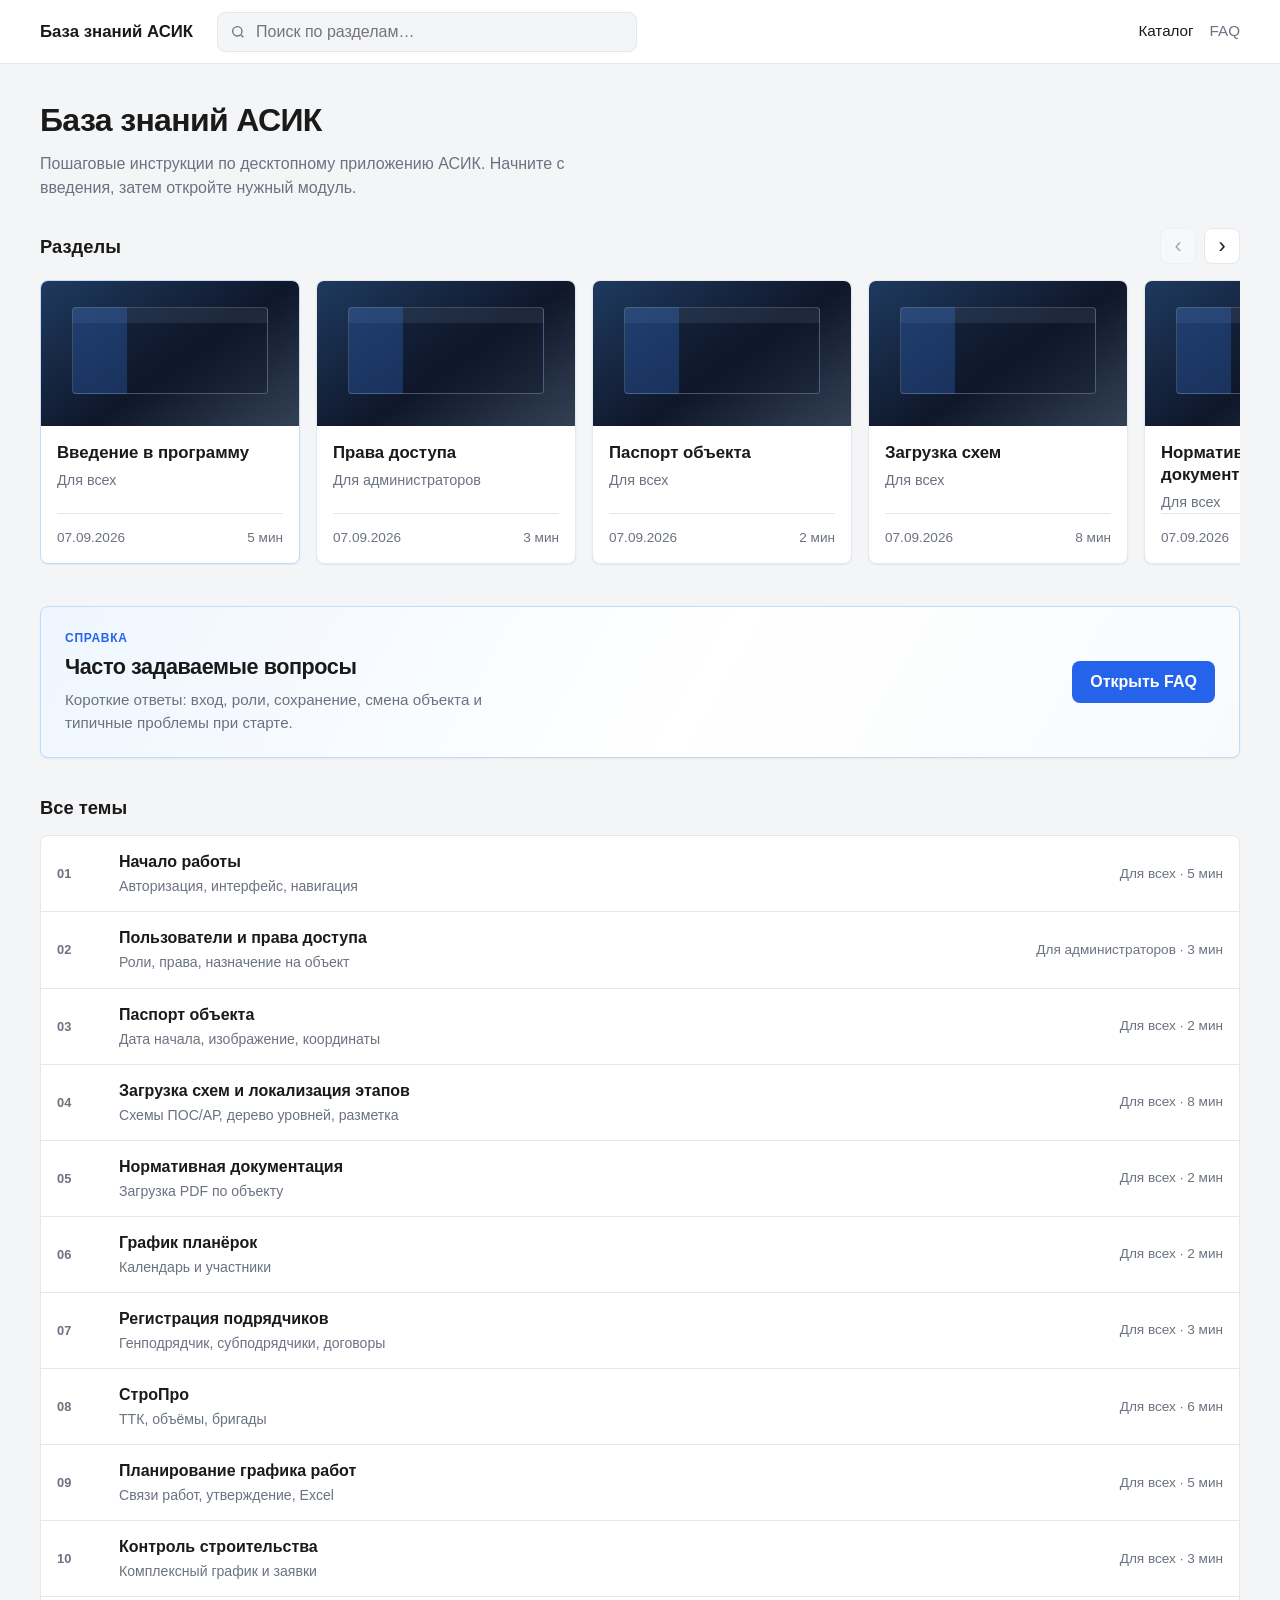
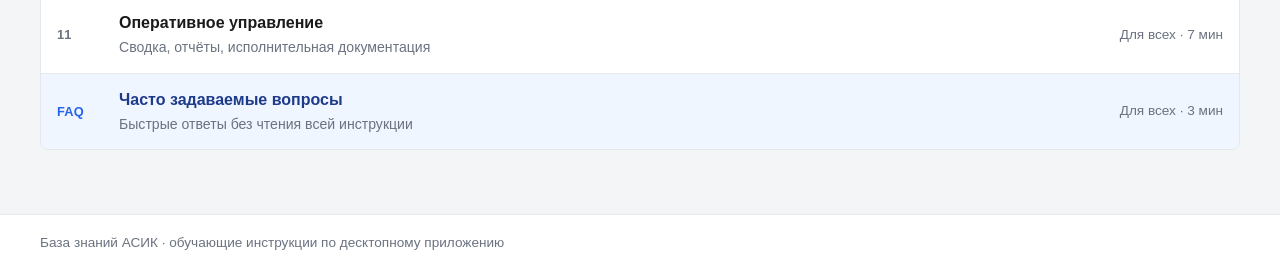
<file: index.html>
<!DOCTYPE html>
<html lang="ru">
<head>
  <meta charset="UTF-8">
  <meta name="viewport" content="width=device-width, initial-scale=1">
  <title>Каталог — База знаний АСИК</title>
  <link rel="stylesheet" href="css/styles.css">
</head>
<body>
  <header class="site-header">
    <div class="site-header__inner">
      <a class="brand" href="index.html">База знаний АСИК</a>
      <div class="search">
        <label class="visually-hidden" for="search" style="position:absolute;left:-9999px">Поиск</label>
        <input id="search" type="search" placeholder="Поиск по разделам…" data-search-input autocomplete="off">
        <div class="search-results" data-search-results></div>
      </div>
      <nav class="site-nav" aria-label="Основная">
        <a href="index.html" class="is-active">Каталог</a>
        <a href="faq.html">FAQ</a>
      </nav>
    </div>
  </header>

  <main class="page">
    <h1 class="page-title">База знаний АСИК</h1>
    <p class="page-lead">Пошаговые инструкции по десктопному приложению АСИК. Начните с введения, затем откройте нужный модуль.</p>

    <section class="home-carousel" aria-label="Разделы">
      <div class="section-head">
        <h2 class="section-title">Разделы</h2>
        <div class="carousel-nav">
          <button type="button" class="carousel-btn" data-carousel-prev aria-label="Назад">‹</button>
          <button type="button" class="carousel-btn" data-carousel-next aria-label="Вперёд">›</button>
        </div>
      </div>
      <div class="carousel" data-carousel>
        <a class="card card--carousel featured" href="articles/start.html">
          <div class="card__thumb" aria-hidden="true"></div>
          <div class="card__body">
            <h3 class="card__title">Введение в программу</h3>
            <p class="card__audience">Для всех</p>
            <div class="card__meta">
              <span>07.09.2026</span>
              <span>5 мин</span>
            </div>
          </div>
        </a>
        <a class="card card--carousel" href="articles/users-and-access.html">
          <div class="card__thumb" aria-hidden="true"></div>
          <div class="card__body">
            <h3 class="card__title">Права доступа</h3>
            <p class="card__audience">Для администраторов</p>
            <div class="card__meta">
              <span>07.09.2026</span>
              <span>3 мин</span>
            </div>
          </div>
        </a>
        <a class="card card--carousel" href="articles/object-passport.html">
          <div class="card__thumb" aria-hidden="true"></div>
          <div class="card__body">
            <h3 class="card__title">Паспорт объекта</h3>
            <p class="card__audience">Для всех</p>
            <div class="card__meta">
              <span>07.09.2026</span>
              <span>2 мин</span>
            </div>
          </div>
        </a>
        <a class="card card--carousel" href="articles/schemes-and-localization.html">
          <div class="card__thumb" aria-hidden="true"></div>
          <div class="card__body">
            <h3 class="card__title">Загрузка схем</h3>
            <p class="card__audience">Для всех</p>
            <div class="card__meta">
              <span>07.09.2026</span>
              <span>8 мин</span>
            </div>
          </div>
        </a>
        <a class="card card--carousel" href="articles/regulatory-docs.html">
          <div class="card__thumb" aria-hidden="true"></div>
          <div class="card__body">
            <h3 class="card__title">Нормативная документация</h3>
            <p class="card__audience">Для всех</p>
            <div class="card__meta">
              <span>07.09.2026</span>
              <span>2 мин</span>
            </div>
          </div>
        </a>
        <a class="card card--carousel" href="articles/meeting-schedule.html">
          <div class="card__thumb" aria-hidden="true"></div>
          <div class="card__body">
            <h3 class="card__title">График планёрок</h3>
            <p class="card__audience">Для всех</p>
            <div class="card__meta">
              <span>07.09.2026</span>
              <span>2 мин</span>
            </div>
          </div>
        </a>
        <a class="card card--carousel" href="articles/contractor-registration.html">
          <div class="card__thumb" aria-hidden="true"></div>
          <div class="card__body">
            <h3 class="card__title">Регистрация подрядчиков</h3>
            <p class="card__audience">Для всех</p>
            <div class="card__meta">
              <span>07.09.2026</span>
              <span>3 мин</span>
            </div>
          </div>
        </a>
        <a class="card card--carousel" href="articles/stropro.html">
          <div class="card__thumb" aria-hidden="true"></div>
          <div class="card__body">
            <h3 class="card__title">СтроПро</h3>
            <p class="card__audience">Для всех</p>
            <div class="card__meta">
              <span>07.09.2026</span>
              <span>6 мин</span>
            </div>
          </div>
        </a>
        <a class="card card--carousel" href="articles/work-schedule-planning.html">
          <div class="card__thumb" aria-hidden="true"></div>
          <div class="card__body">
            <h3 class="card__title">Планирование графика работ</h3>
            <p class="card__audience">Для всех</p>
            <div class="card__meta">
              <span>07.09.2026</span>
              <span>5 мин</span>
            </div>
          </div>
        </a>
        <a class="card card--carousel" href="articles/construction-control.html">
          <div class="card__thumb" aria-hidden="true"></div>
          <div class="card__body">
            <h3 class="card__title">Контроль строительства</h3>
            <p class="card__audience">Для всех</p>
            <div class="card__meta">
              <span>07.09.2026</span>
              <span>3 мин</span>
            </div>
          </div>
        </a>
        <a class="card card--carousel" href="articles/project-management.html">
          <div class="card__thumb" aria-hidden="true"></div>
          <div class="card__body">
            <h3 class="card__title">Оперативное управление</h3>
            <p class="card__audience">Для всех</p>
            <div class="card__meta">
              <span>07.09.2026</span>
              <span>7 мин</span>
            </div>
          </div>
        </a>
      </div>
    </section>

    <section class="faq-banner" aria-labelledby="faq-banner-title">
      <div class="faq-banner__text">
        <p class="faq-banner__eyebrow">Справка</p>
        <h2 id="faq-banner-title" class="faq-banner__title">Часто задаваемые вопросы</h2>
        <p class="faq-banner__desc">Короткие ответы: вход, роли, сохранение, смена объекта и типичные проблемы при старте.</p>
      </div>
      <a class="faq-banner__btn" href="faq.html">Открыть FAQ</a>
    </section>

    <section class="topic-section" aria-labelledby="topics-title">
      <h2 id="topics-title" class="section-title">Все темы</h2>
      <ul class="topic-list">
        <li>
          <a class="topic-row" href="articles/start.html">
            <span class="topic-row__num">01</span>
            <span class="topic-row__main">
              <span class="topic-row__title">Начало работы</span>
              <span class="topic-row__desc">Авторизация, интерфейс, навигация</span>
            </span>
            <span class="topic-row__meta">Для всех · 5 мин</span>
          </a>
        </li>
        <li>
          <a class="topic-row" href="articles/users-and-access.html">
            <span class="topic-row__num">02</span>
            <span class="topic-row__main">
              <span class="topic-row__title">Пользователи и права доступа</span>
              <span class="topic-row__desc">Роли, права, назначение на объект</span>
            </span>
            <span class="topic-row__meta">Для администраторов · 3 мин</span>
          </a>
        </li>
        <li>
          <a class="topic-row" href="articles/object-passport.html">
            <span class="topic-row__num">03</span>
            <span class="topic-row__main">
              <span class="topic-row__title">Паспорт объекта</span>
              <span class="topic-row__desc">Дата начала, изображение, координаты</span>
            </span>
            <span class="topic-row__meta">Для всех · 2 мин</span>
          </a>
        </li>
        <li>
          <a class="topic-row" href="articles/schemes-and-localization.html">
            <span class="topic-row__num">04</span>
            <span class="topic-row__main">
              <span class="topic-row__title">Загрузка схем и локализация этапов</span>
              <span class="topic-row__desc">Схемы ПОС/АР, дерево уровней, разметка</span>
            </span>
            <span class="topic-row__meta">Для всех · 8 мин</span>
          </a>
        </li>
        <li>
          <a class="topic-row" href="articles/regulatory-docs.html">
            <span class="topic-row__num">05</span>
            <span class="topic-row__main">
              <span class="topic-row__title">Нормативная документация</span>
              <span class="topic-row__desc">Загрузка PDF по объекту</span>
            </span>
            <span class="topic-row__meta">Для всех · 2 мин</span>
          </a>
        </li>
        <li>
          <a class="topic-row" href="articles/meeting-schedule.html">
            <span class="topic-row__num">06</span>
            <span class="topic-row__main">
              <span class="topic-row__title">График планёрок</span>
              <span class="topic-row__desc">Календарь и участники</span>
            </span>
            <span class="topic-row__meta">Для всех · 2 мин</span>
          </a>
        </li>
        <li>
          <a class="topic-row" href="articles/contractor-registration.html">
            <span class="topic-row__num">07</span>
            <span class="topic-row__main">
              <span class="topic-row__title">Регистрация подрядчиков</span>
              <span class="topic-row__desc">Генподрядчик, субподрядчики, договоры</span>
            </span>
            <span class="topic-row__meta">Для всех · 3 мин</span>
          </a>
        </li>
        <li>
          <a class="topic-row" href="articles/stropro.html">
            <span class="topic-row__num">08</span>
            <span class="topic-row__main">
              <span class="topic-row__title">СтроПро</span>
              <span class="topic-row__desc">ТТК, объёмы, бригады</span>
            </span>
            <span class="topic-row__meta">Для всех · 6 мин</span>
          </a>
        </li>
        <li>
          <a class="topic-row" href="articles/work-schedule-planning.html">
            <span class="topic-row__num">09</span>
            <span class="topic-row__main">
              <span class="topic-row__title">Планирование графика работ</span>
              <span class="topic-row__desc">Связи работ, утверждение, Excel</span>
            </span>
            <span class="topic-row__meta">Для всех · 5 мин</span>
          </a>
        </li>
        <li>
          <a class="topic-row" href="articles/construction-control.html">
            <span class="topic-row__num">10</span>
            <span class="topic-row__main">
              <span class="topic-row__title">Контроль строительства</span>
              <span class="topic-row__desc">Комплексный график и заявки</span>
            </span>
            <span class="topic-row__meta">Для всех · 3 мин</span>
          </a>
        </li>
        <li>
          <a class="topic-row" href="articles/project-management.html">
            <span class="topic-row__num">11</span>
            <span class="topic-row__main">
              <span class="topic-row__title">Оперативное управление</span>
              <span class="topic-row__desc">Сводка, отчёты, исполнительная документация</span>
            </span>
            <span class="topic-row__meta">Для всех · 7 мин</span>
          </a>
        </li>
        <li>
          <a class="topic-row topic-row--faq" href="faq.html">
            <span class="topic-row__num">FAQ</span>
            <span class="topic-row__main">
              <span class="topic-row__title">Часто задаваемые вопросы</span>
              <span class="topic-row__desc">Быстрые ответы без чтения всей инструкции</span>
            </span>
            <span class="topic-row__meta">Для всех · 3 мин</span>
          </a>
        </li>
      </ul>
    </section>
  </main>

  <footer class="site-footer">
    <div class="site-footer__inner">База знаний АСИК · обучающие инструкции по десктопному приложению</div>
  </footer>
  <div class="lightbox" data-lightbox aria-hidden="true">
    <div class="lightbox__panel">
      <button type="button" class="lightbox__close" data-lightbox-close aria-label="Закрыть">×</button>
      <div class="lightbox__content" data-lightbox-content></div>
    </div>
  </div>
  <script src="js/main.js"></script>
</body>
</html>
</file>
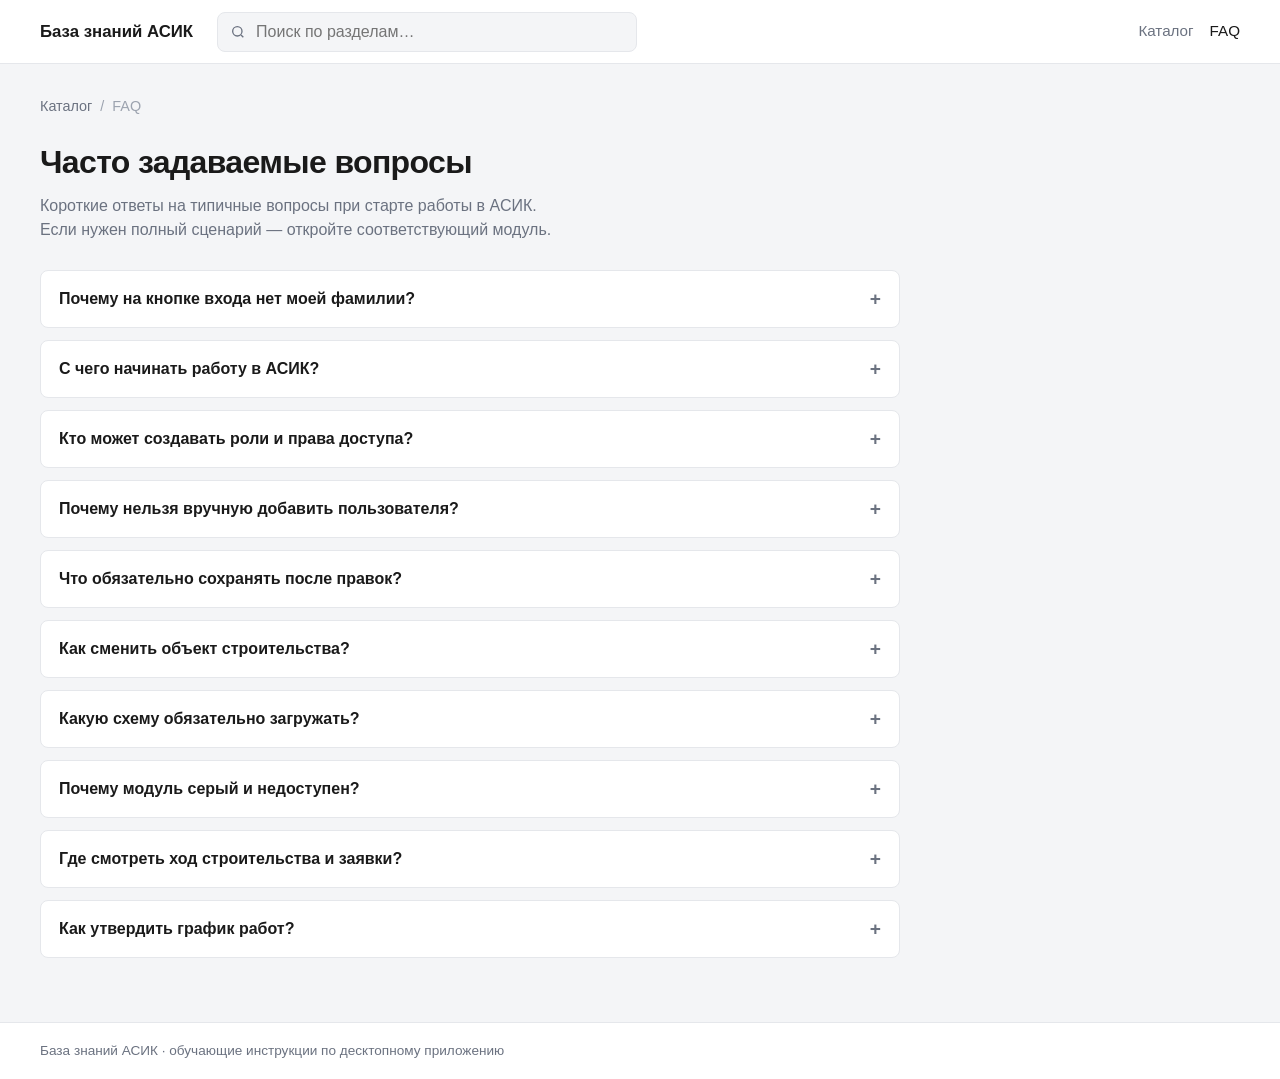
<file: faq.html>
<!DOCTYPE html>
<html lang="ru">
<head>
  <meta charset="UTF-8">
  <meta name="viewport" content="width=device-width, initial-scale=1">
  <title>FAQ — База знаний АСИК</title>
  <link rel="stylesheet" href="css/styles.css">
</head>
<body>
  <header class="site-header">
    <div class="site-header__inner">
      <a class="brand" href="index.html">База знаний АСИК</a>
      <div class="search">
        <label class="visually-hidden" for="search" style="position:absolute;left:-9999px">Поиск</label>
        <input id="search" type="search" placeholder="Поиск по разделам…" data-search-input autocomplete="off">
        <div class="search-results" data-search-results></div>
      </div>
      <nav class="site-nav" aria-label="Основная">
        <a href="index.html">Каталог</a>
        <a href="faq.html" class="is-active">FAQ</a>
      </nav>
    </div>
  </header>

  <main class="page">
    <nav class="breadcrumbs" aria-label="Хлебные крошки">
      <a href="index.html">Каталог</a>
      <span>/</span>
      <span>FAQ</span>
    </nav>
    <h1 class="page-title">Часто задаваемые вопросы</h1>
    <p class="page-lead">Короткие ответы на типичные вопросы при старте работы в АСИК. Если нужен полный сценарий — откройте соответствующий модуль.</p>
    <div class="faq-list">
      <details class="faq-item">
  <summary>Почему на кнопке входа нет моей фамилии?</summary>
  <div class="faq-item__body"><p>Значит специалист не внесён в 1С как ответственное лицо. Обратитесь к администратору или в отдел АСУ, чтобы вас добавили — после этого фамилия появится на кнопке входа. Подробнее: <a href="articles/start.html">Начало работы</a>.</p></div>
</details><details class="faq-item">
  <summary>С чего начинать работу в АСИК?</summary>
  <div class="faq-item__body"><p>Сначала пройдите раздел <a href="articles/start.html">Начало работы</a> (авторизация, интерфейс, навигация). Затем заполняйте модули первичного заполнения сверху вниз, начиная с <a href="articles/users-and-access.html">прав доступа</a> и <a href="articles/object-passport.html">паспорта объекта</a>.</p></div>
</details><details class="faq-item">
  <summary>Кто может создавать роли и права доступа?</summary>
  <div class="faq-item__body"><p>Создание ролей и распределение прав доступно только администраторам. Обычные пользователи видят назначенные им модули. См. <a href="articles/users-and-access.html">Пользователи и права доступа</a>.</p></div>
</details><details class="faq-item">
  <summary>Почему нельзя вручную добавить пользователя?</summary>
  <div class="faq-item__body"><p>Список пользователей подтягивается из базы 1С. Задача специалиста — дополнить карточку полями справа и назначить роль, а не создавать учётную запись с нуля.</p></div>
</details><details class="faq-item">
  <summary>Что обязательно сохранять после правок?</summary>
  <div class="faq-item__body"><p>После заполнения данных нажимайте «Сохранить». Без сохранения изменения могут не попасть на сервер. Это общее правило для всех модулей.</p></div>
</details><details class="faq-item">
  <summary>Как сменить объект строительства?</summary>
  <div class="faq-item__body"><p>В главном окне нажмите «Список объектов», найдите нужный (есть поле поиска) и выберите его. Инструкция: <a href="articles/start.html">Начало работы</a>, шаги про главное окно и список объектов.</p></div>
</details><details class="faq-item">
  <summary>Какую схему обязательно загружать?</summary>
  <div class="faq-item__body"><p>Схему ПОС загружают обязательно — она одна на весь объект. Схемы АР добавляют все в одно поле. См. <a href="articles/schemes-and-localization.html">Загрузка схем</a>.</p></div>
</details><details class="faq-item">
  <summary>Почему модуль серый и недоступен?</summary>
  <div class="faq-item__body"><p>В главном окне синим отмечены только модули, к которым у вас есть доступ. Если модуль недоступен — проверьте роль у администратора в разделе прав доступа.</p></div>
</details><details class="faq-item">
  <summary>Где смотреть ход строительства и заявки?</summary>
  <div class="faq-item__body"><p>В модуле <a href="articles/construction-control.html">Контроль строительства</a> — таблицы «Комплексный график» и «График заявок на снабжение». Сводная картина также есть в <a href="articles/project-management.html">Оперативном управлении</a>.</p></div>
</details><details class="faq-item">
  <summary>Как утвердить график работ?</summary>
  <div class="faq-item__body"><p>После настройки связей и временных отрезков нажмите «Утверждено ДС» и «Утверждено ДЗ». При необходимости экспортируйте график в Excel. См. <a href="articles/work-schedule-planning.html">Планирование графика работ</a>.</p></div>
</details>
    </div>
  </main>

  <footer class="site-footer">
    <div class="site-footer__inner">База знаний АСИК · обучающие инструкции по десктопному приложению</div>
  </footer>
  <div class="lightbox" data-lightbox aria-hidden="true">
    <div class="lightbox__panel">
      <button type="button" class="lightbox__close" data-lightbox-close aria-label="Закрыть">×</button>
      <div class="lightbox__content" data-lightbox-content></div>
    </div>
  </div>
  <script src="js/main.js"></script>
</body>
</html>
</file>
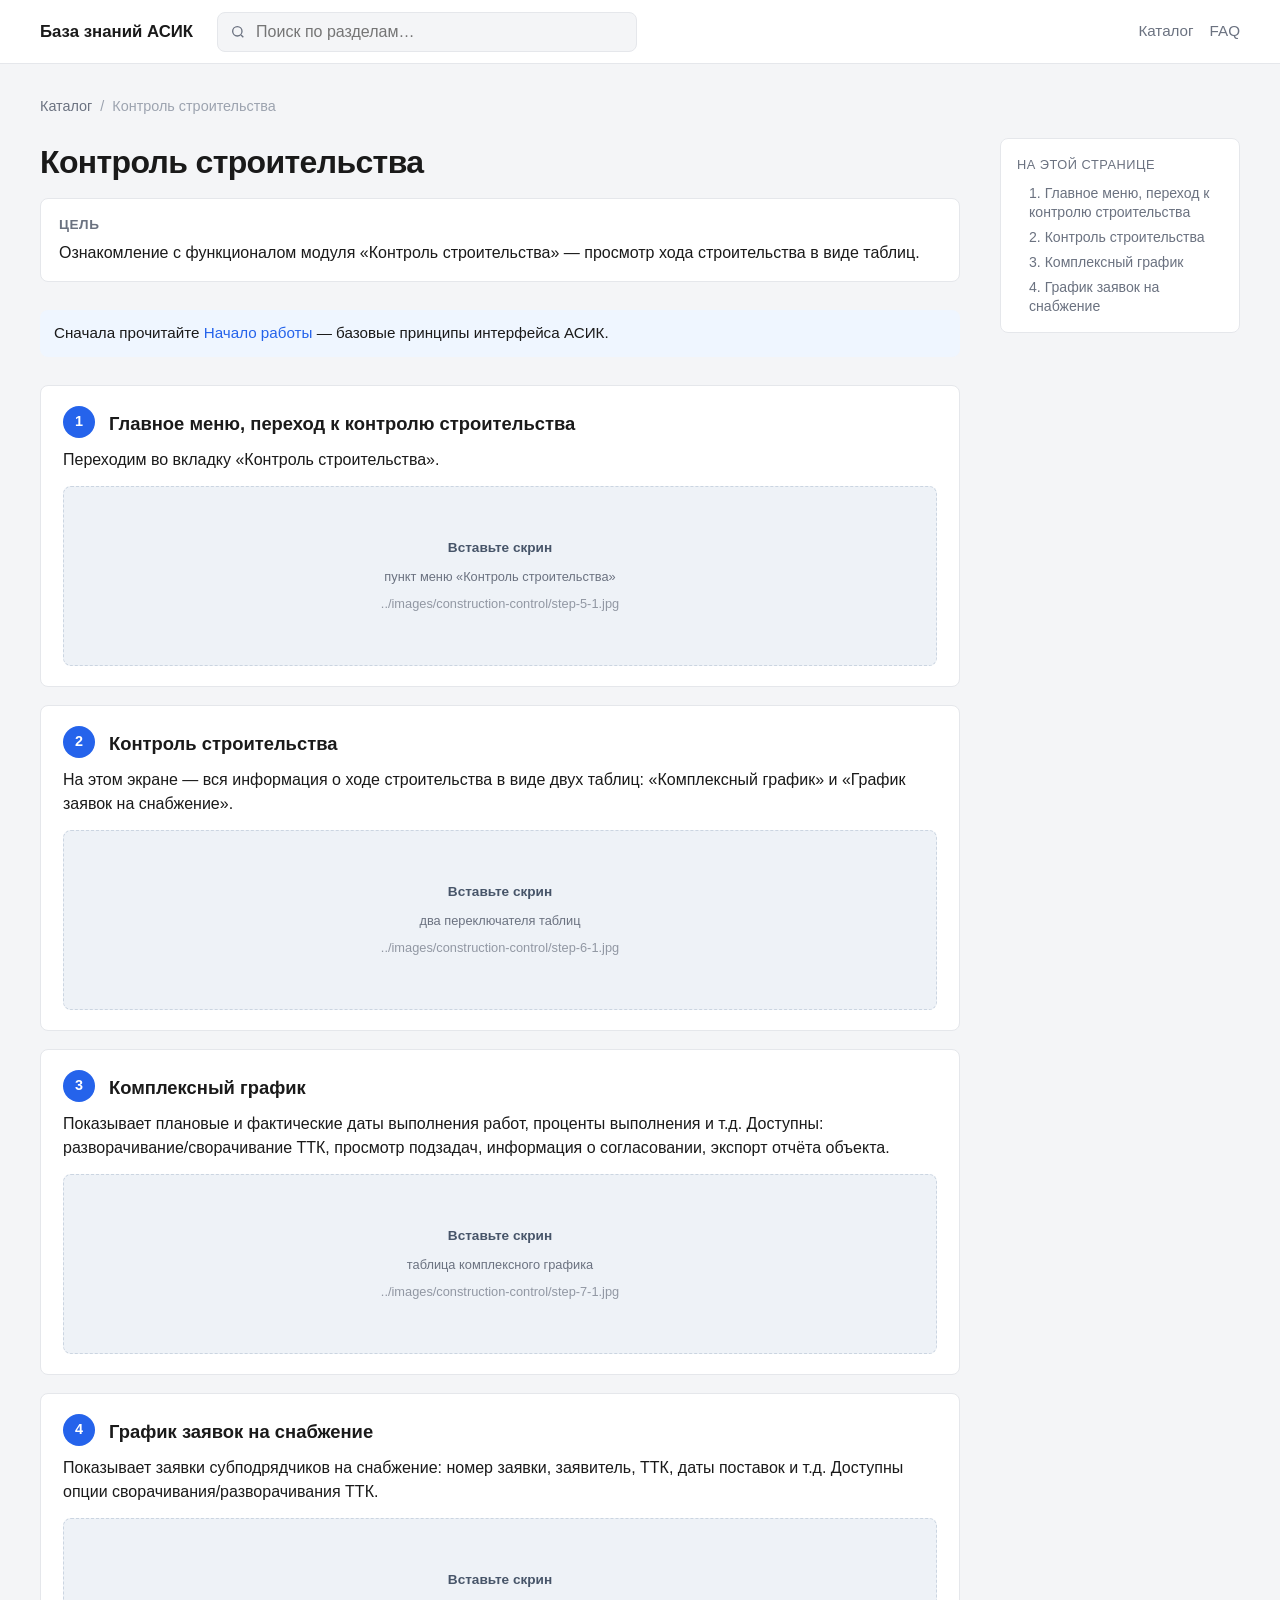
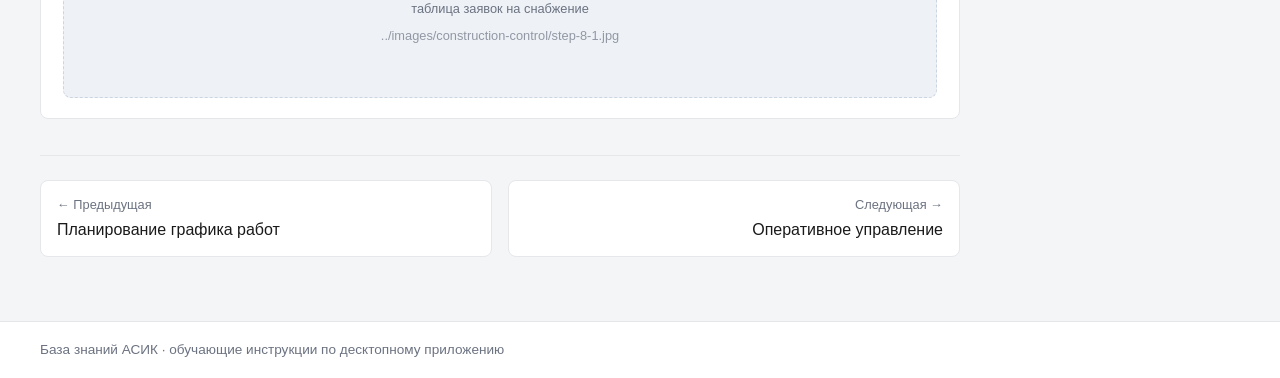
<file: articles/construction-control.html>
<!DOCTYPE html>
<html lang="ru">
<head>
  <meta charset="UTF-8">
  <meta name="viewport" content="width=device-width, initial-scale=1">
  <title>Контроль строительства — База знаний АСИК</title>
  <link rel="stylesheet" href="../css/styles.css">
</head>
<body data-root="../">
  <header class="site-header">
    <div class="site-header__inner">
      <a class="brand" href="../index.html">База знаний АСИК</a>
      <div class="search">
        <label class="visually-hidden" for="search" style="position:absolute;left:-9999px">Поиск</label>
        <input id="search" type="search" placeholder="Поиск по разделам…" data-search-input autocomplete="off">
        <div class="search-results" data-search-results></div>
      </div>
      <nav class="site-nav" aria-label="Основная">
        <a href="../index.html">Каталог</a>
        <a href="../faq.html">FAQ</a>
      </nav>
    </div>
  </header>

  <main class="page">
    <nav class="breadcrumbs" aria-label="Хлебные крошки">
      <a href="../index.html">Каталог</a>
      <span>/</span>
      <span>Контроль строительства</span>
    </nav>
    <div class="article-layout">
      <article>
        <header class="article-header">
          <h1>Контроль строительства</h1>
        </header>
        <div class="article-goal">
          <strong>Цель</strong>
          <p>Ознакомление с функционалом модуля «Контроль строительства» — просмотр хода строительства в виде таблиц.</p>
        </div>
        <p class="prereq">Сначала прочитайте <a href="start.html">Начало работы</a> — базовые принципы интерфейса АСИК.</p>
        <section class="step" id="step-1">
  <div class="step__head">
    <div class="step__num">1</div>
    <h2 class="step__title">Главное меню, переход к контролю строительства</h2>
  </div>
  <p>Переходим во вкладку «Контроль строительства».</p><figure class="shot" data-lightbox-trigger>
  <div class="shot__label">Вставьте скрин</div>
  <div class="shot__hint">пункт меню «Контроль строительства»</div>
  <div class="shot__hint" style="opacity:.7">../images/construction-control/step-5-1.jpg</div>
</figure>
</section>
<section class="step" id="step-2">
  <div class="step__head">
    <div class="step__num">2</div>
    <h2 class="step__title">Контроль строительства</h2>
  </div>
  <p>На этом экране — вся информация о ходе строительства в виде двух таблиц: «Комплексный график» и «График заявок на снабжение».</p><figure class="shot" data-lightbox-trigger>
  <div class="shot__label">Вставьте скрин</div>
  <div class="shot__hint">два переключателя таблиц</div>
  <div class="shot__hint" style="opacity:.7">../images/construction-control/step-6-1.jpg</div>
</figure>
</section>
<section class="step" id="step-3">
  <div class="step__head">
    <div class="step__num">3</div>
    <h2 class="step__title">Комплексный график</h2>
  </div>
  <p>Показывает плановые и фактические даты выполнения работ, проценты выполнения и т.д. Доступны: разворачивание/сворачивание ТТК, просмотр подзадач, информация о согласовании, экспорт отчёта объекта.</p><figure class="shot" data-lightbox-trigger>
  <div class="shot__label">Вставьте скрин</div>
  <div class="shot__hint">таблица комплексного графика</div>
  <div class="shot__hint" style="opacity:.7">../images/construction-control/step-7-1.jpg</div>
</figure>
</section>
<section class="step" id="step-4">
  <div class="step__head">
    <div class="step__num">4</div>
    <h2 class="step__title">График заявок на снабжение</h2>
  </div>
  <p>Показывает заявки субподрядчиков на снабжение: номер заявки, заявитель, ТТК, даты поставок и т.д. Доступны опции сворачивания/разворачивания ТТК.</p><figure class="shot" data-lightbox-trigger>
  <div class="shot__label">Вставьте скрин</div>
  <div class="shot__hint">таблица заявок на снабжение</div>
  <div class="shot__hint" style="opacity:.7">../images/construction-control/step-8-1.jpg</div>
</figure>
</section>
        <div class="prev-next"><a href="work-schedule-planning.html"><span class="prev-next__label">← Предыдущая</span>Планирование графика работ</a><a class="next" href="project-management.html"><span class="prev-next__label">Следующая →</span>Оперативное управление</a></div>
      </article>
      <aside class="toc">
        <div class="toc__title">На этой странице</div>
        <nav><a href="#step-1">1. Главное меню, переход к контролю строительства</a>
<a href="#step-2">2. Контроль строительства</a>
<a href="#step-3">3. Комплексный график</a>
<a href="#step-4">4. График заявок на снабжение</a></nav>
      </aside>
    </div>
  </main>

  <footer class="site-footer">
    <div class="site-footer__inner">База знаний АСИК · обучающие инструкции по десктопному приложению</div>
  </footer>
  <div class="lightbox" data-lightbox aria-hidden="true">
    <div class="lightbox__panel">
      <button type="button" class="lightbox__close" data-lightbox-close aria-label="Закрыть">×</button>
      <div class="lightbox__content" data-lightbox-content></div>
    </div>
  </div>
  <script src="../js/main.js"></script>
</body>
</html>
</file>
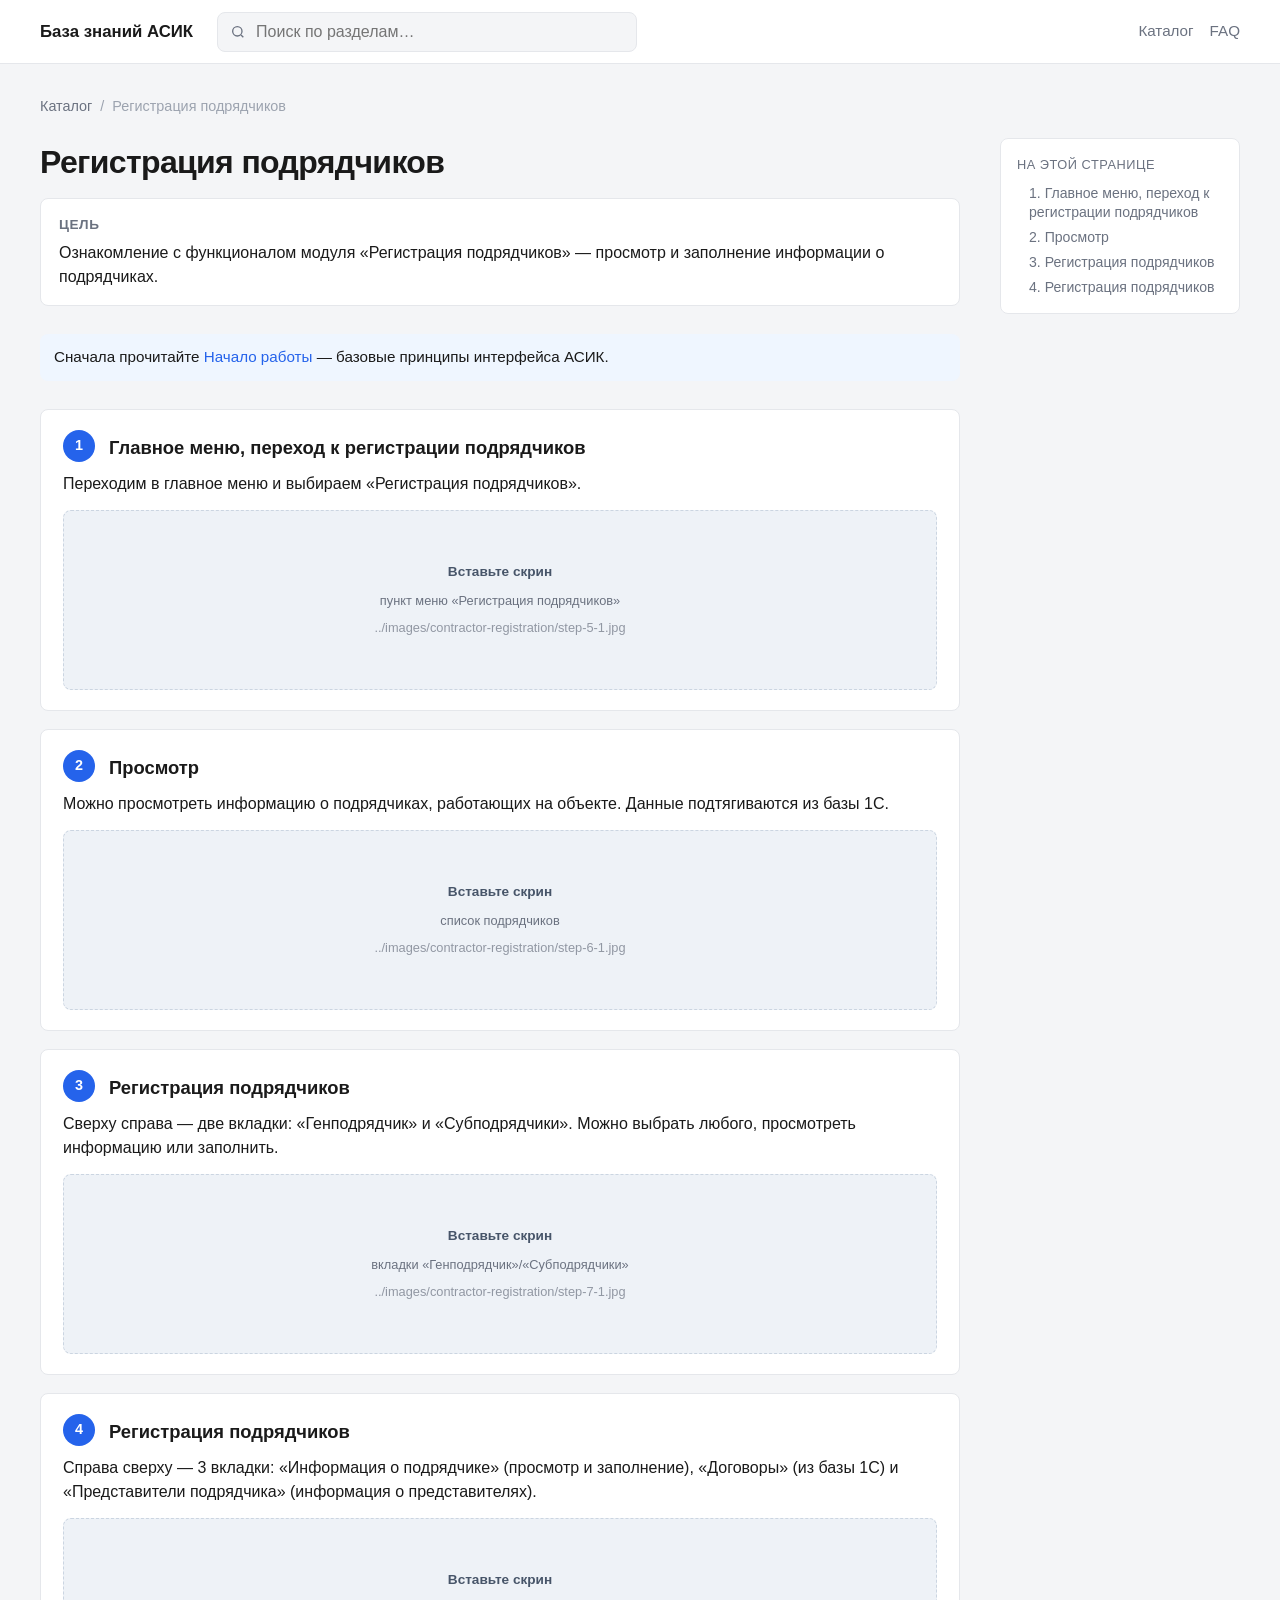
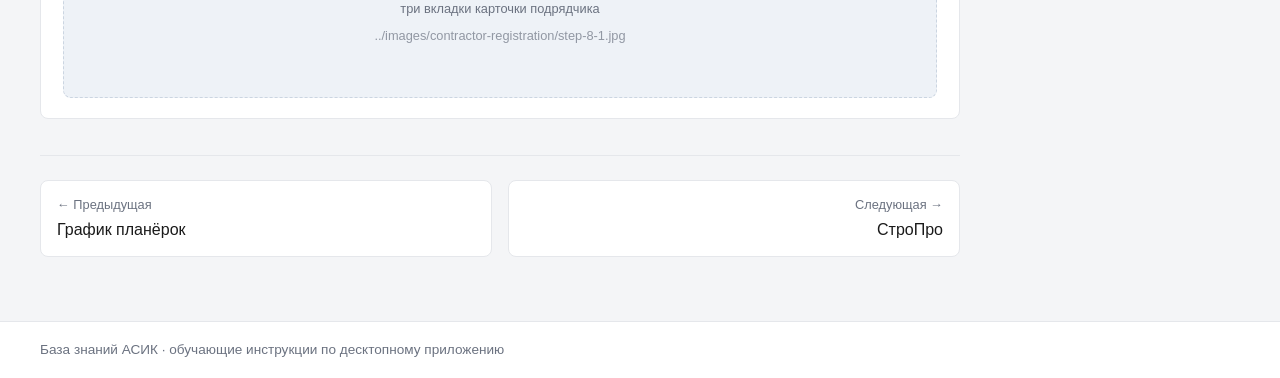
<file: articles/contractor-registration.html>
<!DOCTYPE html>
<html lang="ru">
<head>
  <meta charset="UTF-8">
  <meta name="viewport" content="width=device-width, initial-scale=1">
  <title>Регистрация подрядчиков — База знаний АСИК</title>
  <link rel="stylesheet" href="../css/styles.css">
</head>
<body data-root="../">
  <header class="site-header">
    <div class="site-header__inner">
      <a class="brand" href="../index.html">База знаний АСИК</a>
      <div class="search">
        <label class="visually-hidden" for="search" style="position:absolute;left:-9999px">Поиск</label>
        <input id="search" type="search" placeholder="Поиск по разделам…" data-search-input autocomplete="off">
        <div class="search-results" data-search-results></div>
      </div>
      <nav class="site-nav" aria-label="Основная">
        <a href="../index.html">Каталог</a>
        <a href="../faq.html">FAQ</a>
      </nav>
    </div>
  </header>

  <main class="page">
    <nav class="breadcrumbs" aria-label="Хлебные крошки">
      <a href="../index.html">Каталог</a>
      <span>/</span>
      <span>Регистрация подрядчиков</span>
    </nav>
    <div class="article-layout">
      <article>
        <header class="article-header">
          <h1>Регистрация подрядчиков</h1>
        </header>
        <div class="article-goal">
          <strong>Цель</strong>
          <p>Ознакомление с функционалом модуля «Регистрация подрядчиков» — просмотр и заполнение информации о подрядчиках.</p>
        </div>
        <p class="prereq">Сначала прочитайте <a href="start.html">Начало работы</a> — базовые принципы интерфейса АСИК.</p>
        <section class="step" id="step-1">
  <div class="step__head">
    <div class="step__num">1</div>
    <h2 class="step__title">Главное меню, переход к регистрации подрядчиков</h2>
  </div>
  <p>Переходим в главное меню и выбираем «Регистрация подрядчиков».</p><figure class="shot" data-lightbox-trigger>
  <div class="shot__label">Вставьте скрин</div>
  <div class="shot__hint">пункт меню «Регистрация подрядчиков»</div>
  <div class="shot__hint" style="opacity:.7">../images/contractor-registration/step-5-1.jpg</div>
</figure>
</section>
<section class="step" id="step-2">
  <div class="step__head">
    <div class="step__num">2</div>
    <h2 class="step__title">Просмотр</h2>
  </div>
  <p>Можно просмотреть информацию о подрядчиках, работающих на объекте. Данные подтягиваются из базы 1С.</p><figure class="shot" data-lightbox-trigger>
  <div class="shot__label">Вставьте скрин</div>
  <div class="shot__hint">список подрядчиков</div>
  <div class="shot__hint" style="opacity:.7">../images/contractor-registration/step-6-1.jpg</div>
</figure>
</section>
<section class="step" id="step-3">
  <div class="step__head">
    <div class="step__num">3</div>
    <h2 class="step__title">Регистрация подрядчиков</h2>
  </div>
  <p>Сверху справа — две вкладки: «Генподрядчик» и «Субподрядчики». Можно выбрать любого, просмотреть информацию или заполнить.</p><figure class="shot" data-lightbox-trigger>
  <div class="shot__label">Вставьте скрин</div>
  <div class="shot__hint">вкладки «Генподрядчик»/«Субподрядчики»</div>
  <div class="shot__hint" style="opacity:.7">../images/contractor-registration/step-7-1.jpg</div>
</figure>
</section>
<section class="step" id="step-4">
  <div class="step__head">
    <div class="step__num">4</div>
    <h2 class="step__title">Регистрация подрядчиков</h2>
  </div>
  <p>Справа сверху — 3 вкладки: «Информация о подрядчике» (просмотр и заполнение), «Договоры» (из базы 1С) и «Представители подрядчика» (информация о представителях).</p><figure class="shot" data-lightbox-trigger>
  <div class="shot__label">Вставьте скрин</div>
  <div class="shot__hint">три вкладки карточки подрядчика</div>
  <div class="shot__hint" style="opacity:.7">../images/contractor-registration/step-8-1.jpg</div>
</figure>
</section>
        <div class="prev-next"><a href="meeting-schedule.html"><span class="prev-next__label">← Предыдущая</span>График планёрок</a><a class="next" href="stropro.html"><span class="prev-next__label">Следующая →</span>СтроПро</a></div>
      </article>
      <aside class="toc">
        <div class="toc__title">На этой странице</div>
        <nav><a href="#step-1">1. Главное меню, переход к регистрации подрядчиков</a>
<a href="#step-2">2. Просмотр</a>
<a href="#step-3">3. Регистрация подрядчиков</a>
<a href="#step-4">4. Регистрация подрядчиков</a></nav>
      </aside>
    </div>
  </main>

  <footer class="site-footer">
    <div class="site-footer__inner">База знаний АСИК · обучающие инструкции по десктопному приложению</div>
  </footer>
  <div class="lightbox" data-lightbox aria-hidden="true">
    <div class="lightbox__panel">
      <button type="button" class="lightbox__close" data-lightbox-close aria-label="Закрыть">×</button>
      <div class="lightbox__content" data-lightbox-content></div>
    </div>
  </div>
  <script src="../js/main.js"></script>
</body>
</html>
</file>
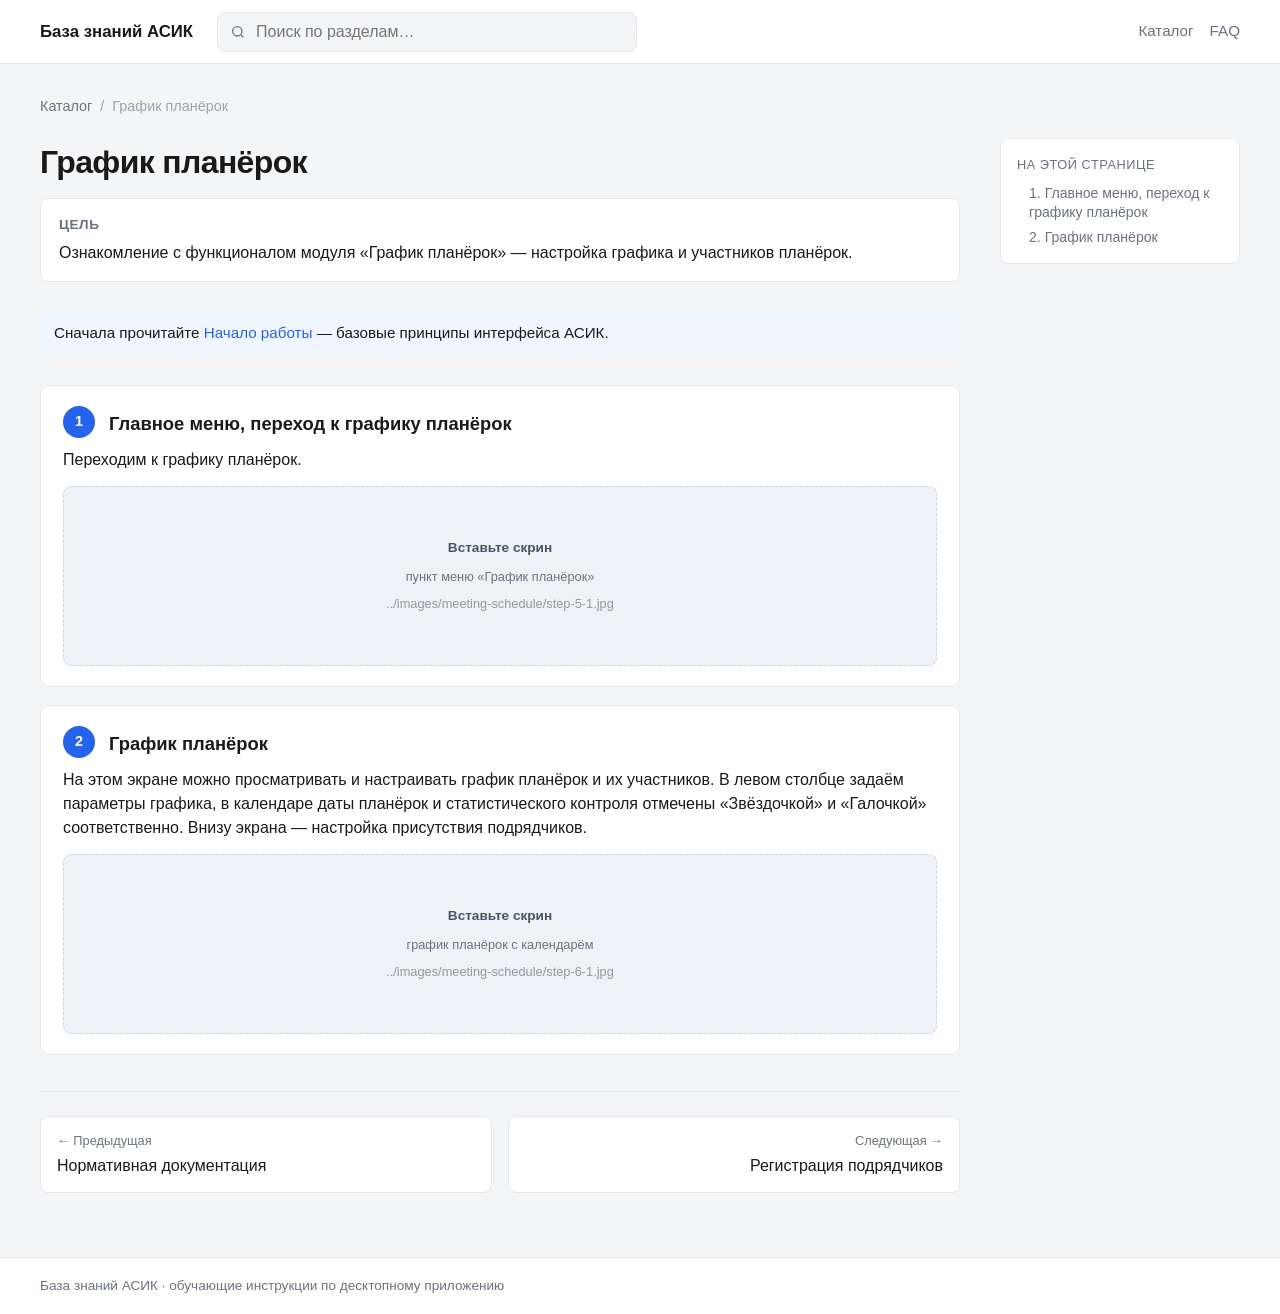
<file: articles/meeting-schedule.html>
<!DOCTYPE html>
<html lang="ru">
<head>
  <meta charset="UTF-8">
  <meta name="viewport" content="width=device-width, initial-scale=1">
  <title>График планёрок — База знаний АСИК</title>
  <link rel="stylesheet" href="../css/styles.css">
</head>
<body data-root="../">
  <header class="site-header">
    <div class="site-header__inner">
      <a class="brand" href="../index.html">База знаний АСИК</a>
      <div class="search">
        <label class="visually-hidden" for="search" style="position:absolute;left:-9999px">Поиск</label>
        <input id="search" type="search" placeholder="Поиск по разделам…" data-search-input autocomplete="off">
        <div class="search-results" data-search-results></div>
      </div>
      <nav class="site-nav" aria-label="Основная">
        <a href="../index.html">Каталог</a>
        <a href="../faq.html">FAQ</a>
      </nav>
    </div>
  </header>

  <main class="page">
    <nav class="breadcrumbs" aria-label="Хлебные крошки">
      <a href="../index.html">Каталог</a>
      <span>/</span>
      <span>График планёрок</span>
    </nav>
    <div class="article-layout">
      <article>
        <header class="article-header">
          <h1>График планёрок</h1>
        </header>
        <div class="article-goal">
          <strong>Цель</strong>
          <p>Ознакомление с функционалом модуля «График планёрок» — настройка графика и участников планёрок.</p>
        </div>
        <p class="prereq">Сначала прочитайте <a href="start.html">Начало работы</a> — базовые принципы интерфейса АСИК.</p>
        <section class="step" id="step-1">
  <div class="step__head">
    <div class="step__num">1</div>
    <h2 class="step__title">Главное меню, переход к графику планёрок</h2>
  </div>
  <p>Переходим к графику планёрок.</p><figure class="shot" data-lightbox-trigger>
  <div class="shot__label">Вставьте скрин</div>
  <div class="shot__hint">пункт меню «График планёрок»</div>
  <div class="shot__hint" style="opacity:.7">../images/meeting-schedule/step-5-1.jpg</div>
</figure>
</section>
<section class="step" id="step-2">
  <div class="step__head">
    <div class="step__num">2</div>
    <h2 class="step__title">График планёрок</h2>
  </div>
  <p>На этом экране можно просматривать и настраивать график планёрок и их участников. В левом столбце задаём параметры графика, в календаре даты планёрок и статистического контроля отмечены «Звёздочкой» и «Галочкой» соответственно. Внизу экрана — настройка присутствия подрядчиков.</p><figure class="shot" data-lightbox-trigger>
  <div class="shot__label">Вставьте скрин</div>
  <div class="shot__hint">график планёрок с календарём</div>
  <div class="shot__hint" style="opacity:.7">../images/meeting-schedule/step-6-1.jpg</div>
</figure>
</section>
        <div class="prev-next"><a href="regulatory-docs.html"><span class="prev-next__label">← Предыдущая</span>Нормативная документация</a><a class="next" href="contractor-registration.html"><span class="prev-next__label">Следующая →</span>Регистрация подрядчиков</a></div>
      </article>
      <aside class="toc">
        <div class="toc__title">На этой странице</div>
        <nav><a href="#step-1">1. Главное меню, переход к графику планёрок</a>
<a href="#step-2">2. График планёрок</a></nav>
      </aside>
    </div>
  </main>

  <footer class="site-footer">
    <div class="site-footer__inner">База знаний АСИК · обучающие инструкции по десктопному приложению</div>
  </footer>
  <div class="lightbox" data-lightbox aria-hidden="true">
    <div class="lightbox__panel">
      <button type="button" class="lightbox__close" data-lightbox-close aria-label="Закрыть">×</button>
      <div class="lightbox__content" data-lightbox-content></div>
    </div>
  </div>
  <script src="../js/main.js"></script>
</body>
</html>
</file>
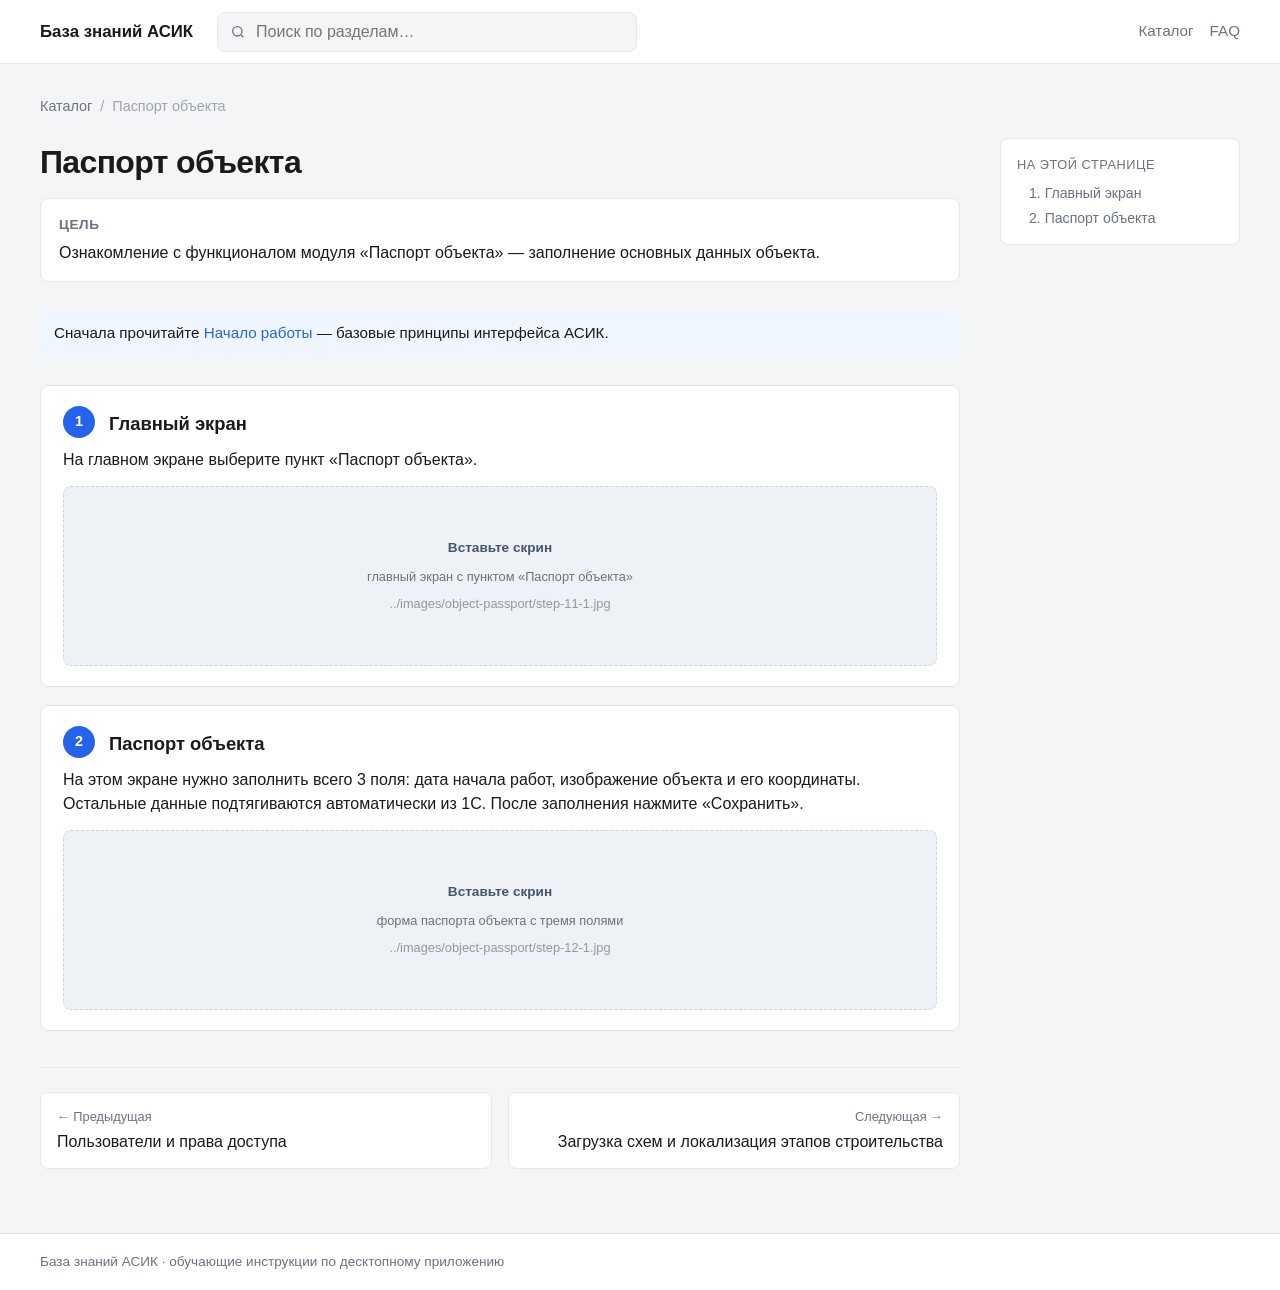
<file: articles/object-passport.html>
<!DOCTYPE html>
<html lang="ru">
<head>
  <meta charset="UTF-8">
  <meta name="viewport" content="width=device-width, initial-scale=1">
  <title>Паспорт объекта — База знаний АСИК</title>
  <link rel="stylesheet" href="../css/styles.css">
</head>
<body data-root="../">
  <header class="site-header">
    <div class="site-header__inner">
      <a class="brand" href="../index.html">База знаний АСИК</a>
      <div class="search">
        <label class="visually-hidden" for="search" style="position:absolute;left:-9999px">Поиск</label>
        <input id="search" type="search" placeholder="Поиск по разделам…" data-search-input autocomplete="off">
        <div class="search-results" data-search-results></div>
      </div>
      <nav class="site-nav" aria-label="Основная">
        <a href="../index.html">Каталог</a>
        <a href="../faq.html">FAQ</a>
      </nav>
    </div>
  </header>

  <main class="page">
    <nav class="breadcrumbs" aria-label="Хлебные крошки">
      <a href="../index.html">Каталог</a>
      <span>/</span>
      <span>Паспорт объекта</span>
    </nav>
    <div class="article-layout">
      <article>
        <header class="article-header">
          <h1>Паспорт объекта</h1>
        </header>
        <div class="article-goal">
          <strong>Цель</strong>
          <p>Ознакомление с функционалом модуля «Паспорт объекта» — заполнение основных данных объекта.</p>
        </div>
        <p class="prereq">Сначала прочитайте <a href="start.html">Начало работы</a> — базовые принципы интерфейса АСИК.</p>
        <section class="step" id="step-1">
  <div class="step__head">
    <div class="step__num">1</div>
    <h2 class="step__title">Главный экран</h2>
  </div>
  <p>На главном экране выберите пункт «Паспорт объекта».</p><figure class="shot" data-lightbox-trigger>
  <div class="shot__label">Вставьте скрин</div>
  <div class="shot__hint">главный экран с пунктом «Паспорт объекта»</div>
  <div class="shot__hint" style="opacity:.7">../images/object-passport/step-11-1.jpg</div>
</figure>
</section>
<section class="step" id="step-2">
  <div class="step__head">
    <div class="step__num">2</div>
    <h2 class="step__title">Паспорт объекта</h2>
  </div>
  <p>На этом экране нужно заполнить всего 3 поля: дата начала работ, изображение объекта и его координаты. Остальные данные подтягиваются автоматически из 1С. После заполнения нажмите «Сохранить».</p><figure class="shot" data-lightbox-trigger>
  <div class="shot__label">Вставьте скрин</div>
  <div class="shot__hint">форма паспорта объекта с тремя полями</div>
  <div class="shot__hint" style="opacity:.7">../images/object-passport/step-12-1.jpg</div>
</figure>
</section>
        <div class="prev-next"><a href="users-and-access.html"><span class="prev-next__label">← Предыдущая</span>Пользователи и права доступа</a><a class="next" href="schemes-and-localization.html"><span class="prev-next__label">Следующая →</span>Загрузка схем и локализация этапов строительства</a></div>
      </article>
      <aside class="toc">
        <div class="toc__title">На этой странице</div>
        <nav><a href="#step-1">1. Главный экран</a>
<a href="#step-2">2. Паспорт объекта</a></nav>
      </aside>
    </div>
  </main>

  <footer class="site-footer">
    <div class="site-footer__inner">База знаний АСИК · обучающие инструкции по десктопному приложению</div>
  </footer>
  <div class="lightbox" data-lightbox aria-hidden="true">
    <div class="lightbox__panel">
      <button type="button" class="lightbox__close" data-lightbox-close aria-label="Закрыть">×</button>
      <div class="lightbox__content" data-lightbox-content></div>
    </div>
  </div>
  <script src="../js/main.js"></script>
</body>
</html>
</file>
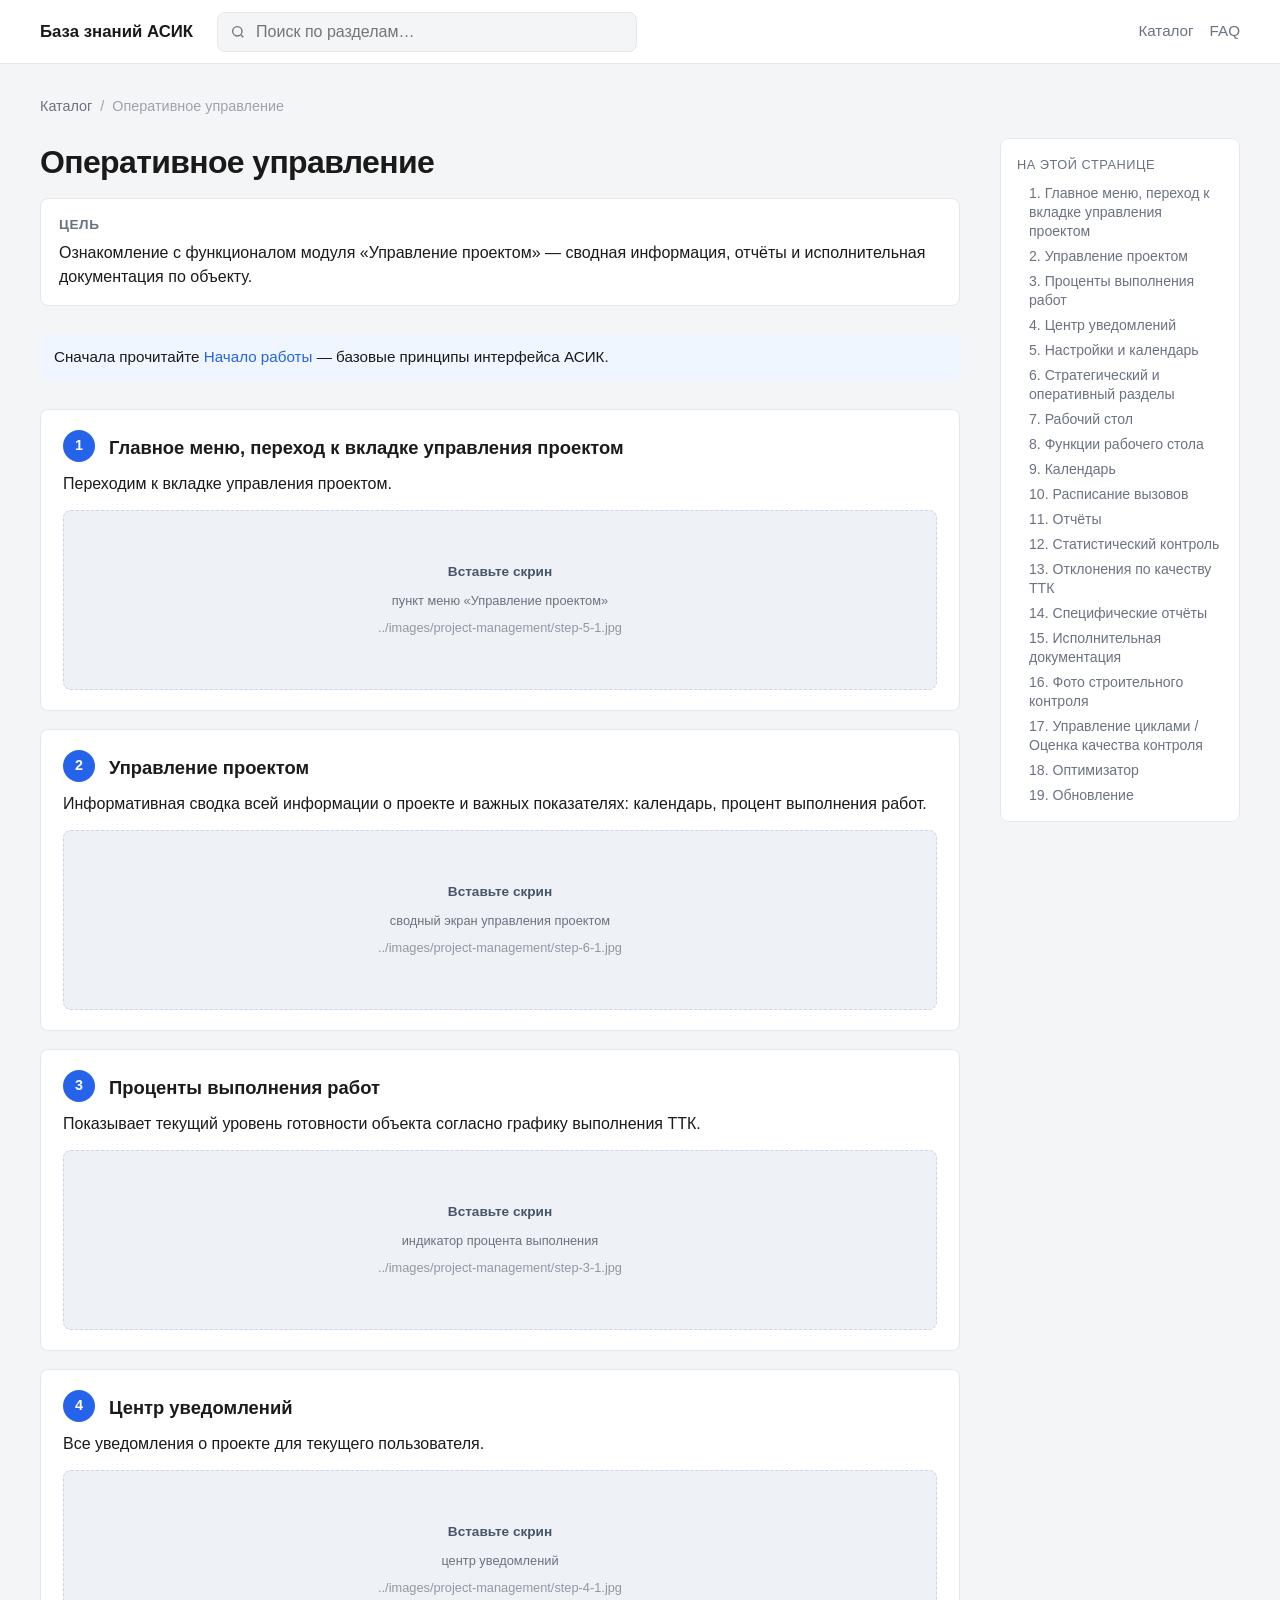
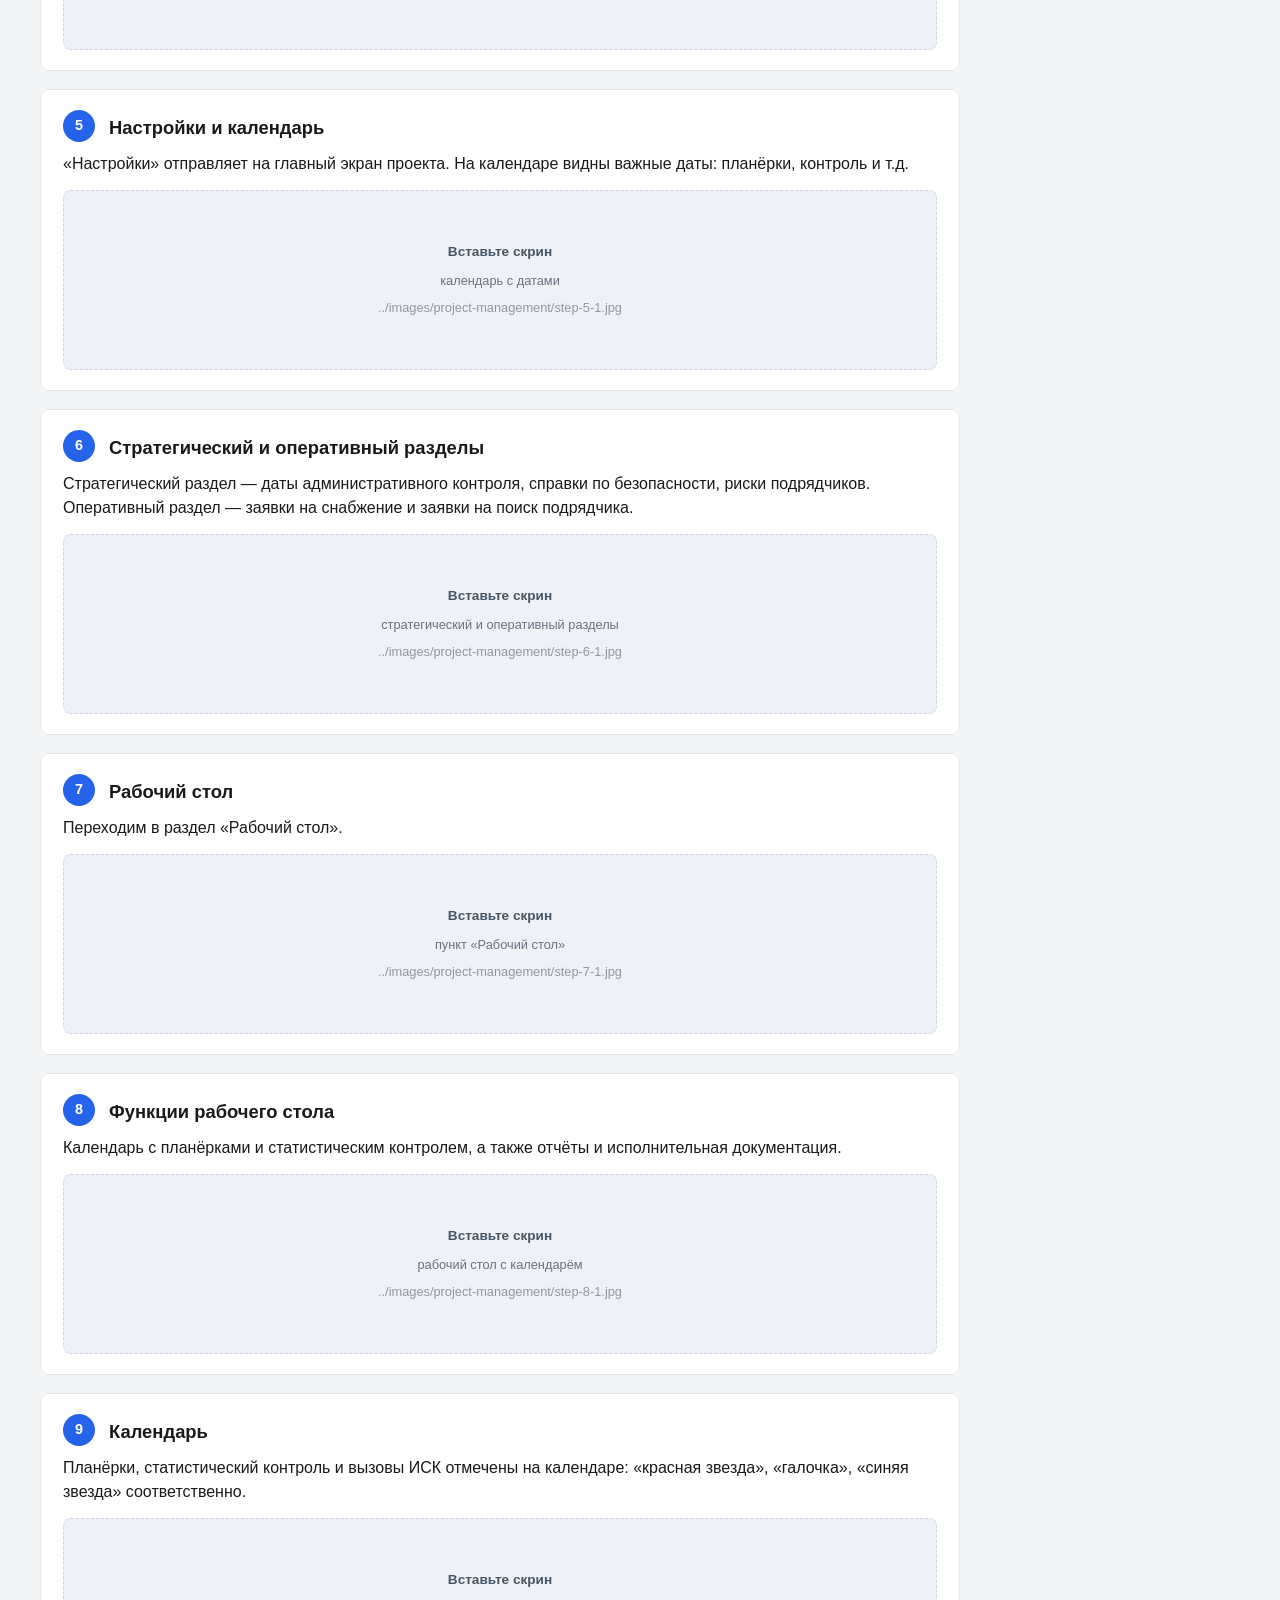
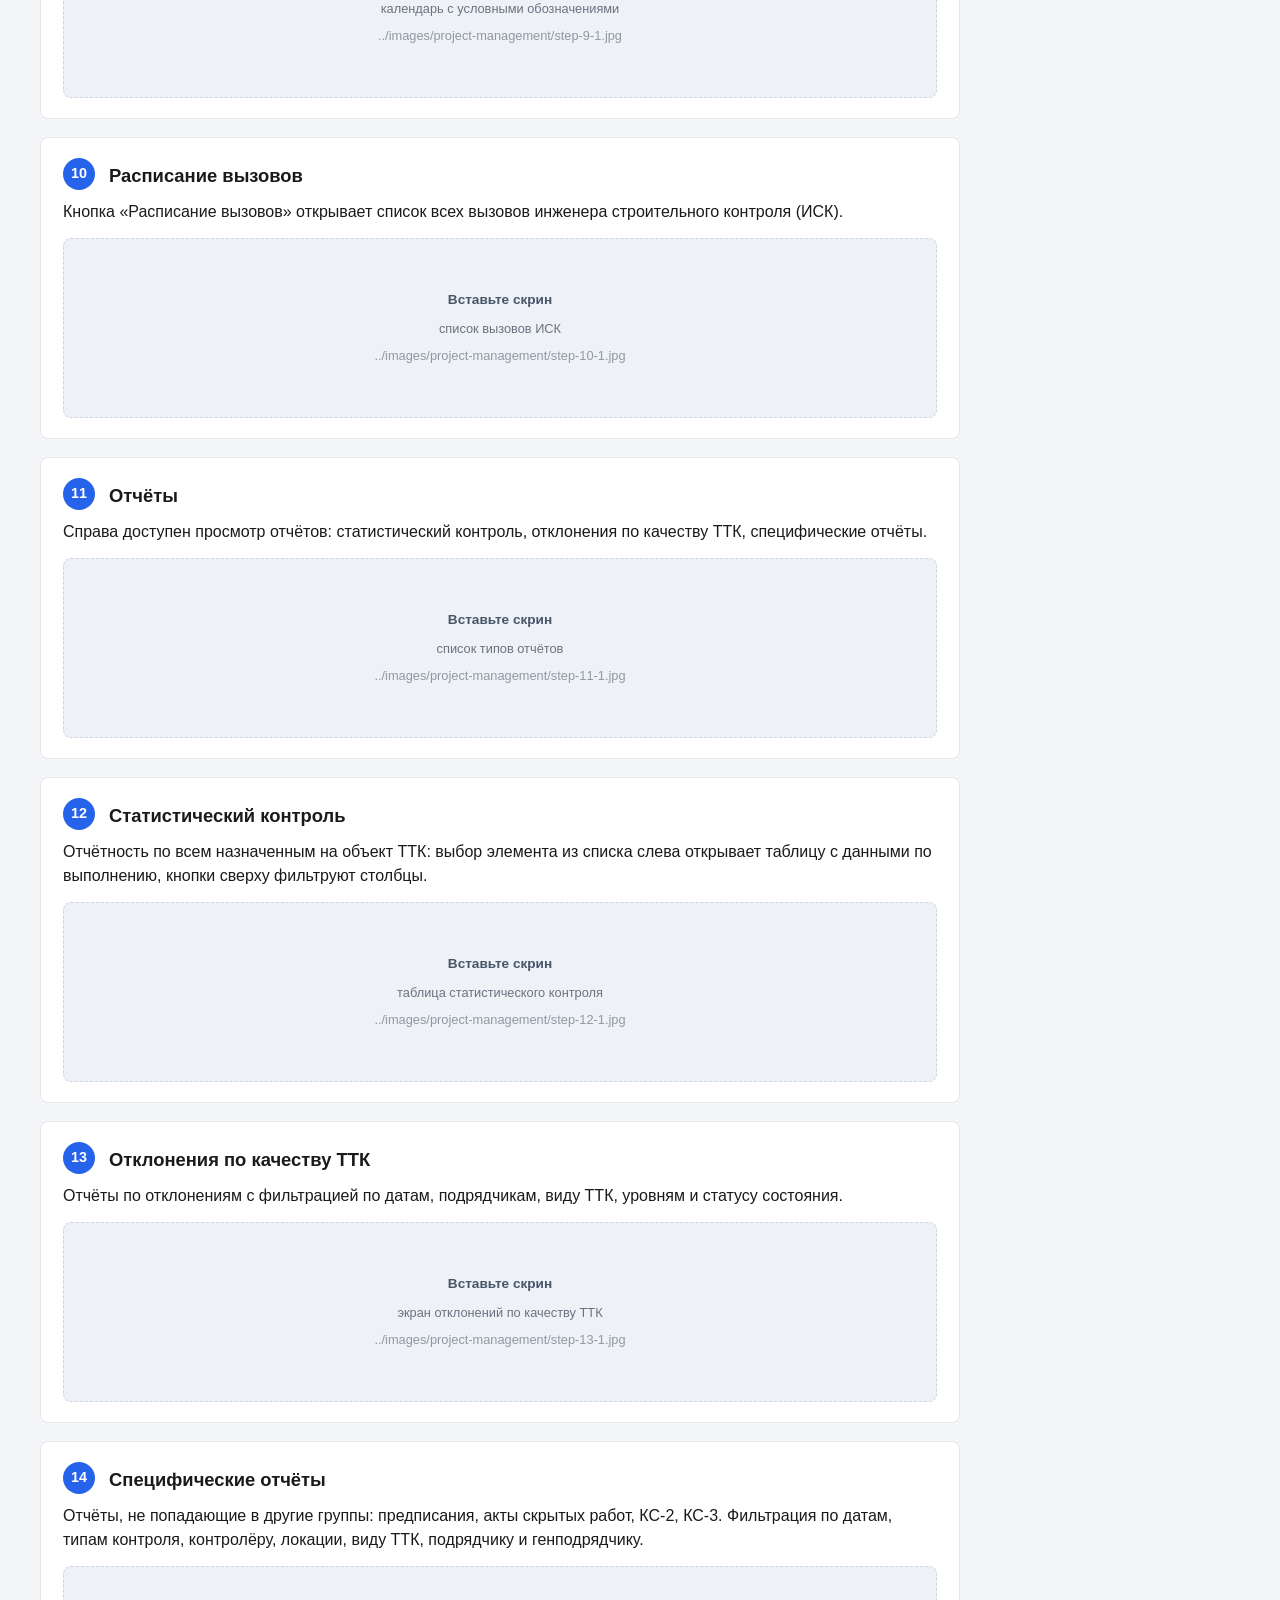
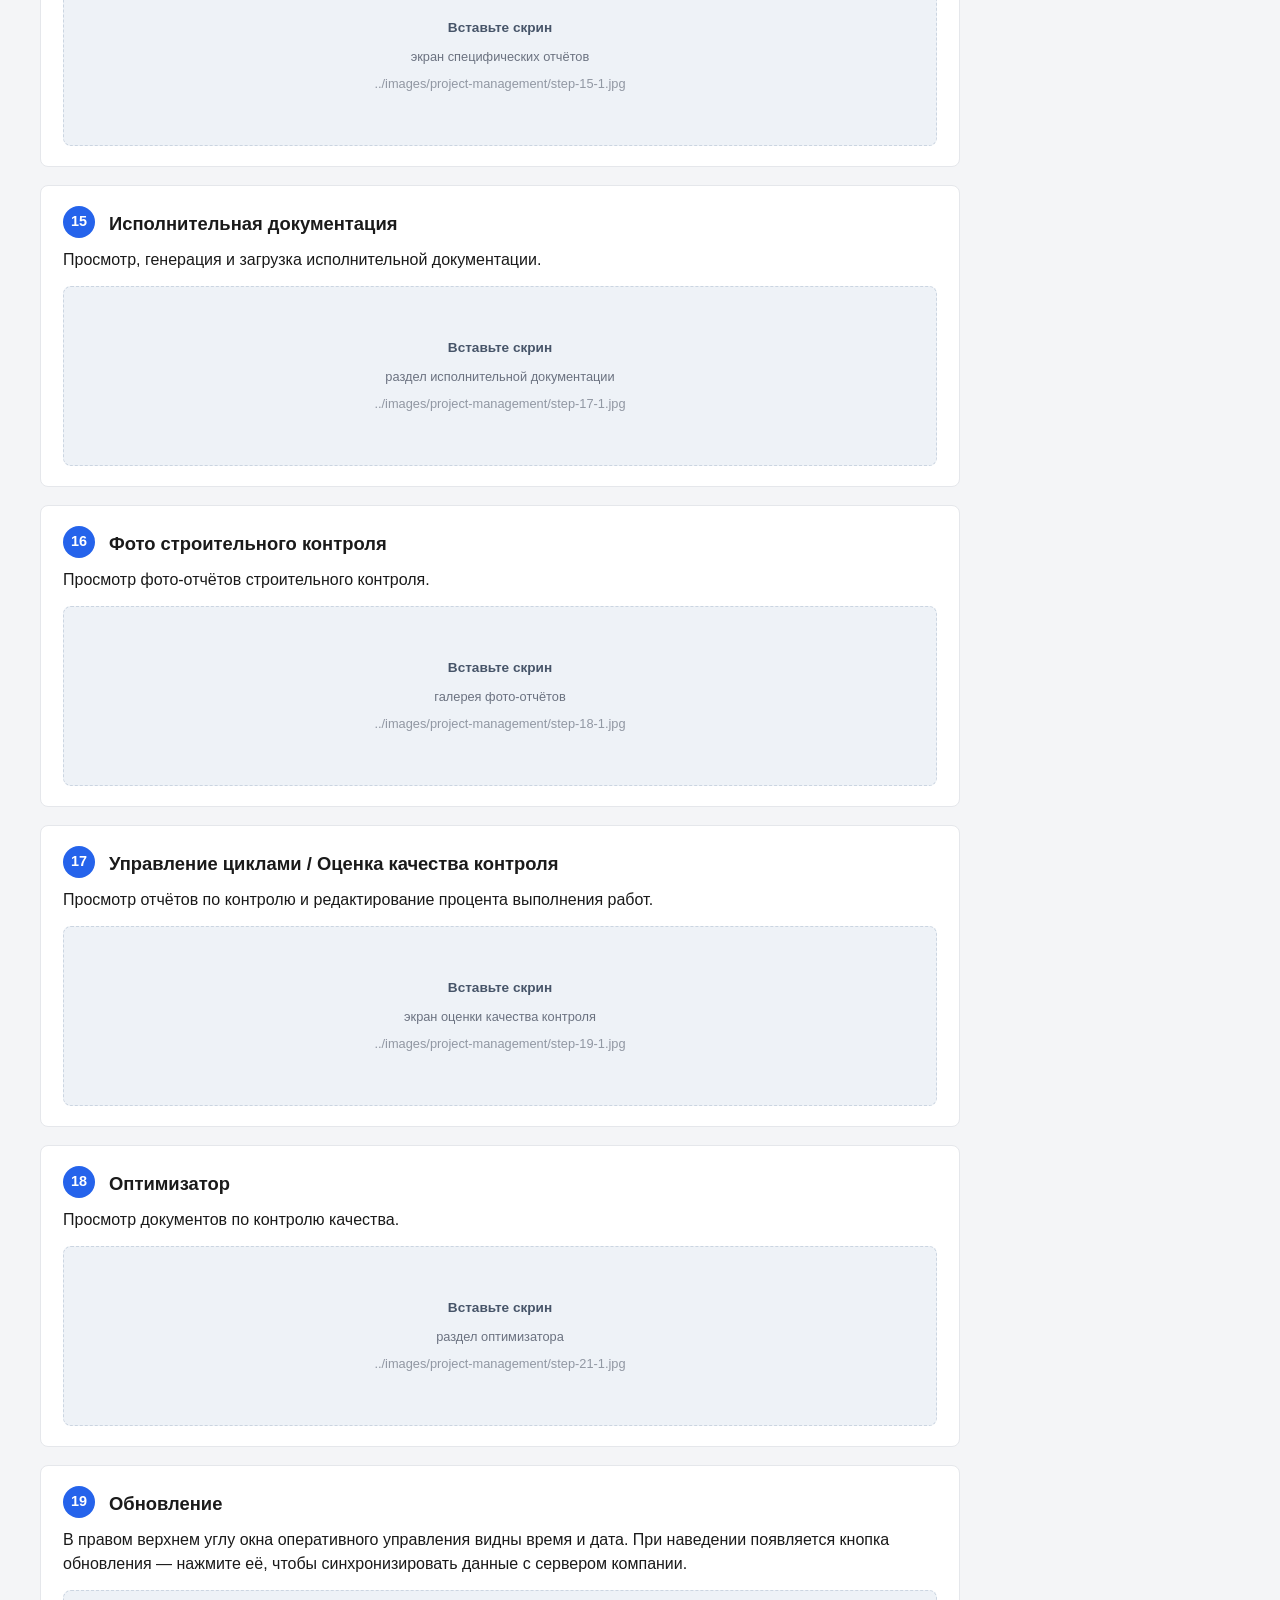
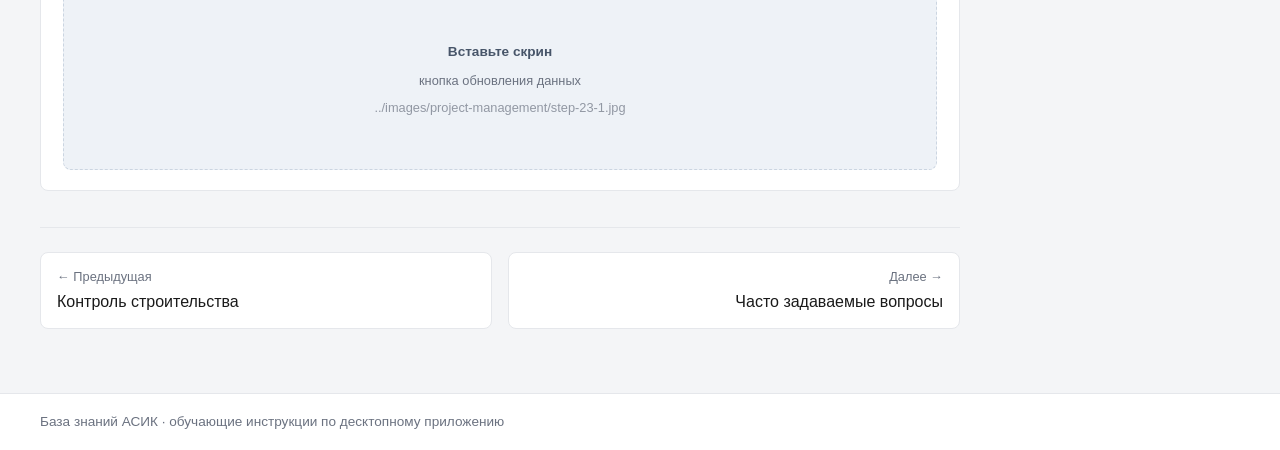
<file: articles/project-management.html>
<!DOCTYPE html>
<html lang="ru">
<head>
  <meta charset="UTF-8">
  <meta name="viewport" content="width=device-width, initial-scale=1">
  <title>Оперативное управление — База знаний АСИК</title>
  <link rel="stylesheet" href="../css/styles.css">
</head>
<body data-root="../">
  <header class="site-header">
    <div class="site-header__inner">
      <a class="brand" href="../index.html">База знаний АСИК</a>
      <div class="search">
        <label class="visually-hidden" for="search" style="position:absolute;left:-9999px">Поиск</label>
        <input id="search" type="search" placeholder="Поиск по разделам…" data-search-input autocomplete="off">
        <div class="search-results" data-search-results></div>
      </div>
      <nav class="site-nav" aria-label="Основная">
        <a href="../index.html">Каталог</a>
        <a href="../faq.html">FAQ</a>
      </nav>
    </div>
  </header>

  <main class="page">
    <nav class="breadcrumbs" aria-label="Хлебные крошки">
      <a href="../index.html">Каталог</a>
      <span>/</span>
      <span>Оперативное управление</span>
    </nav>
    <div class="article-layout">
      <article>
        <header class="article-header">
          <h1>Оперативное управление</h1>
        </header>
        <div class="article-goal">
          <strong>Цель</strong>
          <p>Ознакомление с функционалом модуля «Управление проектом» — сводная информация, отчёты и исполнительная документация по объекту.</p>
        </div>
        <p class="prereq">Сначала прочитайте <a href="start.html">Начало работы</a> — базовые принципы интерфейса АСИК.</p>
        <section class="step" id="step-1">
  <div class="step__head">
    <div class="step__num">1</div>
    <h2 class="step__title">Главное меню, переход к вкладке управления проектом</h2>
  </div>
  <p>Переходим к вкладке управления проектом.</p><figure class="shot" data-lightbox-trigger>
  <div class="shot__label">Вставьте скрин</div>
  <div class="shot__hint">пункт меню «Управление проектом»</div>
  <div class="shot__hint" style="opacity:.7">../images/project-management/step-5-1.jpg</div>
</figure>
</section>
<section class="step" id="step-2">
  <div class="step__head">
    <div class="step__num">2</div>
    <h2 class="step__title">Управление проектом</h2>
  </div>
  <p>Информативная сводка всей информации о проекте и важных показателях: календарь, процент выполнения работ.</p><figure class="shot" data-lightbox-trigger>
  <div class="shot__label">Вставьте скрин</div>
  <div class="shot__hint">сводный экран управления проектом</div>
  <div class="shot__hint" style="opacity:.7">../images/project-management/step-6-1.jpg</div>
</figure>
</section>
<section class="step" id="step-3">
  <div class="step__head">
    <div class="step__num">3</div>
    <h2 class="step__title">Проценты выполнения работ</h2>
  </div>
  <p>Показывает текущий уровень готовности объекта согласно графику выполнения ТТК.</p><figure class="shot" data-lightbox-trigger>
  <div class="shot__label">Вставьте скрин</div>
  <div class="shot__hint">индикатор процента выполнения</div>
  <div class="shot__hint" style="opacity:.7">../images/project-management/step-3-1.jpg</div>
</figure>
</section>
<section class="step" id="step-4">
  <div class="step__head">
    <div class="step__num">4</div>
    <h2 class="step__title">Центр уведомлений</h2>
  </div>
  <p>Все уведомления о проекте для текущего пользователя.</p><figure class="shot" data-lightbox-trigger>
  <div class="shot__label">Вставьте скрин</div>
  <div class="shot__hint">центр уведомлений</div>
  <div class="shot__hint" style="opacity:.7">../images/project-management/step-4-1.jpg</div>
</figure>
</section>
<section class="step" id="step-5">
  <div class="step__head">
    <div class="step__num">5</div>
    <h2 class="step__title">Настройки и календарь</h2>
  </div>
  <p>«Настройки» отправляет на главный экран проекта. На календаре видны важные даты: планёрки, контроль и т.д.</p><figure class="shot" data-lightbox-trigger>
  <div class="shot__label">Вставьте скрин</div>
  <div class="shot__hint">календарь с датами</div>
  <div class="shot__hint" style="opacity:.7">../images/project-management/step-5-1.jpg</div>
</figure>
</section>
<section class="step" id="step-6">
  <div class="step__head">
    <div class="step__num">6</div>
    <h2 class="step__title">Стратегический и оперативный разделы</h2>
  </div>
  <p>Стратегический раздел — даты административного контроля, справки по безопасности, риски подрядчиков. Оперативный раздел — заявки на снабжение и заявки на поиск подрядчика.</p><figure class="shot" data-lightbox-trigger>
  <div class="shot__label">Вставьте скрин</div>
  <div class="shot__hint">стратегический и оперативный разделы</div>
  <div class="shot__hint" style="opacity:.7">../images/project-management/step-6-1.jpg</div>
</figure>
</section>
<section class="step" id="step-7">
  <div class="step__head">
    <div class="step__num">7</div>
    <h2 class="step__title">Рабочий стол</h2>
  </div>
  <p>Переходим в раздел «Рабочий стол».</p><figure class="shot" data-lightbox-trigger>
  <div class="shot__label">Вставьте скрин</div>
  <div class="shot__hint">пункт «Рабочий стол»</div>
  <div class="shot__hint" style="opacity:.7">../images/project-management/step-7-1.jpg</div>
</figure>
</section>
<section class="step" id="step-8">
  <div class="step__head">
    <div class="step__num">8</div>
    <h2 class="step__title">Функции рабочего стола</h2>
  </div>
  <p>Календарь с планёрками и статистическим контролем, а также отчёты и исполнительная документация.</p><figure class="shot" data-lightbox-trigger>
  <div class="shot__label">Вставьте скрин</div>
  <div class="shot__hint">рабочий стол с календарём</div>
  <div class="shot__hint" style="opacity:.7">../images/project-management/step-8-1.jpg</div>
</figure>
</section>
<section class="step" id="step-9">
  <div class="step__head">
    <div class="step__num">9</div>
    <h2 class="step__title">Календарь</h2>
  </div>
  <p>Планёрки, статистический контроль и вызовы ИСК отмечены на календаре: «красная звезда», «галочка», «синяя звезда» соответственно.</p><figure class="shot" data-lightbox-trigger>
  <div class="shot__label">Вставьте скрин</div>
  <div class="shot__hint">календарь с условными обозначениями</div>
  <div class="shot__hint" style="opacity:.7">../images/project-management/step-9-1.jpg</div>
</figure>
</section>
<section class="step" id="step-10">
  <div class="step__head">
    <div class="step__num">10</div>
    <h2 class="step__title">Расписание вызовов</h2>
  </div>
  <p>Кнопка «Расписание вызовов» открывает список всех вызовов инженера строительного контроля (ИСК).</p><figure class="shot" data-lightbox-trigger>
  <div class="shot__label">Вставьте скрин</div>
  <div class="shot__hint">список вызовов ИСК</div>
  <div class="shot__hint" style="opacity:.7">../images/project-management/step-10-1.jpg</div>
</figure>
</section>
<section class="step" id="step-11">
  <div class="step__head">
    <div class="step__num">11</div>
    <h2 class="step__title">Отчёты</h2>
  </div>
  <p>Справа доступен просмотр отчётов: статистический контроль, отклонения по качеству ТТК, специфические отчёты.</p><figure class="shot" data-lightbox-trigger>
  <div class="shot__label">Вставьте скрин</div>
  <div class="shot__hint">список типов отчётов</div>
  <div class="shot__hint" style="opacity:.7">../images/project-management/step-11-1.jpg</div>
</figure>
</section>
<section class="step" id="step-12">
  <div class="step__head">
    <div class="step__num">12</div>
    <h2 class="step__title">Статистический контроль</h2>
  </div>
  <p>Отчётность по всем назначенным на объект ТТК: выбор элемента из списка слева открывает таблицу с данными по выполнению, кнопки сверху фильтруют столбцы.</p><figure class="shot" data-lightbox-trigger>
  <div class="shot__label">Вставьте скрин</div>
  <div class="shot__hint">таблица статистического контроля</div>
  <div class="shot__hint" style="opacity:.7">../images/project-management/step-12-1.jpg</div>
</figure>
</section>
<section class="step" id="step-13">
  <div class="step__head">
    <div class="step__num">13</div>
    <h2 class="step__title">Отклонения по качеству ТТК</h2>
  </div>
  <p>Отчёты по отклонениям с фильтрацией по датам, подрядчикам, виду ТТК, уровням и статусу состояния.</p><figure class="shot" data-lightbox-trigger>
  <div class="shot__label">Вставьте скрин</div>
  <div class="shot__hint">экран отклонений по качеству ТТК</div>
  <div class="shot__hint" style="opacity:.7">../images/project-management/step-13-1.jpg</div>
</figure>
</section>
<section class="step" id="step-14">
  <div class="step__head">
    <div class="step__num">14</div>
    <h2 class="step__title">Специфические отчёты</h2>
  </div>
  <p>Отчёты, не попадающие в другие группы: предписания, акты скрытых работ, КС-2, КС-3. Фильтрация по датам, типам контроля, контролёру, локации, виду ТТК, подрядчику и генподрядчику.</p><figure class="shot" data-lightbox-trigger>
  <div class="shot__label">Вставьте скрин</div>
  <div class="shot__hint">экран специфических отчётов</div>
  <div class="shot__hint" style="opacity:.7">../images/project-management/step-15-1.jpg</div>
</figure>
</section>
<section class="step" id="step-15">
  <div class="step__head">
    <div class="step__num">15</div>
    <h2 class="step__title">Исполнительная документация</h2>
  </div>
  <p>Просмотр, генерация и загрузка исполнительной документации.</p><figure class="shot" data-lightbox-trigger>
  <div class="shot__label">Вставьте скрин</div>
  <div class="shot__hint">раздел исполнительной документации</div>
  <div class="shot__hint" style="opacity:.7">../images/project-management/step-17-1.jpg</div>
</figure>
</section>
<section class="step" id="step-16">
  <div class="step__head">
    <div class="step__num">16</div>
    <h2 class="step__title">Фото строительного контроля</h2>
  </div>
  <p>Просмотр фото-отчётов строительного контроля.</p><figure class="shot" data-lightbox-trigger>
  <div class="shot__label">Вставьте скрин</div>
  <div class="shot__hint">галерея фото-отчётов</div>
  <div class="shot__hint" style="opacity:.7">../images/project-management/step-18-1.jpg</div>
</figure>
</section>
<section class="step" id="step-17">
  <div class="step__head">
    <div class="step__num">17</div>
    <h2 class="step__title">Управление циклами / Оценка качества контроля</h2>
  </div>
  <p>Просмотр отчётов по контролю и редактирование процента выполнения работ.</p><figure class="shot" data-lightbox-trigger>
  <div class="shot__label">Вставьте скрин</div>
  <div class="shot__hint">экран оценки качества контроля</div>
  <div class="shot__hint" style="opacity:.7">../images/project-management/step-19-1.jpg</div>
</figure>
</section>
<section class="step" id="step-18">
  <div class="step__head">
    <div class="step__num">18</div>
    <h2 class="step__title">Оптимизатор</h2>
  </div>
  <p>Просмотр документов по контролю качества.</p><figure class="shot" data-lightbox-trigger>
  <div class="shot__label">Вставьте скрин</div>
  <div class="shot__hint">раздел оптимизатора</div>
  <div class="shot__hint" style="opacity:.7">../images/project-management/step-21-1.jpg</div>
</figure>
</section>
<section class="step" id="step-19">
  <div class="step__head">
    <div class="step__num">19</div>
    <h2 class="step__title">Обновление</h2>
  </div>
  <p>В правом верхнем углу окна оперативного управления видны время и дата. При наведении появляется кнопка обновления — нажмите её, чтобы синхронизировать данные с сервером компании.</p><figure class="shot" data-lightbox-trigger>
  <div class="shot__label">Вставьте скрин</div>
  <div class="shot__hint">кнопка обновления данных</div>
  <div class="shot__hint" style="opacity:.7">../images/project-management/step-23-1.jpg</div>
</figure>
</section>
        <div class="prev-next"><a href="construction-control.html"><span class="prev-next__label">← Предыдущая</span>Контроль строительства</a><a class="next" href="../faq.html"><span class="prev-next__label">Далее →</span>Часто задаваемые вопросы</a></div>
      </article>
      <aside class="toc">
        <div class="toc__title">На этой странице</div>
        <nav><a href="#step-1">1. Главное меню, переход к вкладке управления проектом</a>
<a href="#step-2">2. Управление проектом</a>
<a href="#step-3">3. Проценты выполнения работ</a>
<a href="#step-4">4. Центр уведомлений</a>
<a href="#step-5">5. Настройки и календарь</a>
<a href="#step-6">6. Стратегический и оперативный разделы</a>
<a href="#step-7">7. Рабочий стол</a>
<a href="#step-8">8. Функции рабочего стола</a>
<a href="#step-9">9. Календарь</a>
<a href="#step-10">10. Расписание вызовов</a>
<a href="#step-11">11. Отчёты</a>
<a href="#step-12">12. Статистический контроль</a>
<a href="#step-13">13. Отклонения по качеству ТТК</a>
<a href="#step-14">14. Специфические отчёты</a>
<a href="#step-15">15. Исполнительная документация</a>
<a href="#step-16">16. Фото строительного контроля</a>
<a href="#step-17">17. Управление циклами / Оценка качества контроля</a>
<a href="#step-18">18. Оптимизатор</a>
<a href="#step-19">19. Обновление</a></nav>
      </aside>
    </div>
  </main>

  <footer class="site-footer">
    <div class="site-footer__inner">База знаний АСИК · обучающие инструкции по десктопному приложению</div>
  </footer>
  <div class="lightbox" data-lightbox aria-hidden="true">
    <div class="lightbox__panel">
      <button type="button" class="lightbox__close" data-lightbox-close aria-label="Закрыть">×</button>
      <div class="lightbox__content" data-lightbox-content></div>
    </div>
  </div>
  <script src="../js/main.js"></script>
</body>
</html>
</file>
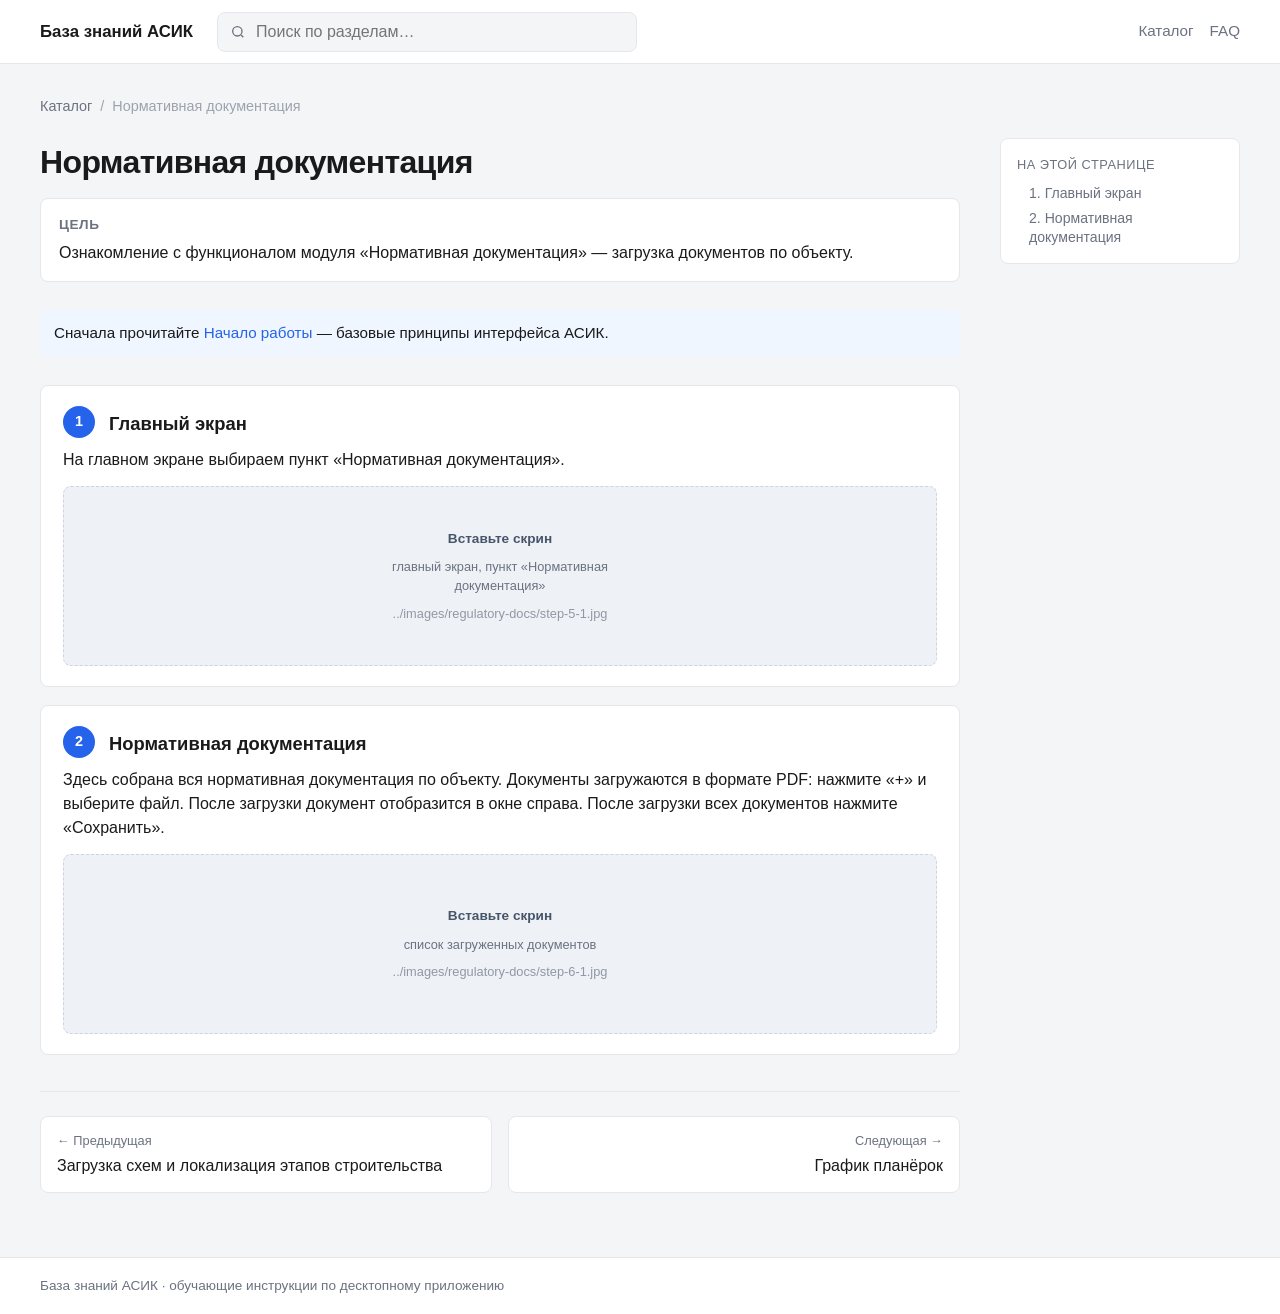
<file: articles/regulatory-docs.html>
<!DOCTYPE html>
<html lang="ru">
<head>
  <meta charset="UTF-8">
  <meta name="viewport" content="width=device-width, initial-scale=1">
  <title>Нормативная документация — База знаний АСИК</title>
  <link rel="stylesheet" href="../css/styles.css">
</head>
<body data-root="../">
  <header class="site-header">
    <div class="site-header__inner">
      <a class="brand" href="../index.html">База знаний АСИК</a>
      <div class="search">
        <label class="visually-hidden" for="search" style="position:absolute;left:-9999px">Поиск</label>
        <input id="search" type="search" placeholder="Поиск по разделам…" data-search-input autocomplete="off">
        <div class="search-results" data-search-results></div>
      </div>
      <nav class="site-nav" aria-label="Основная">
        <a href="../index.html">Каталог</a>
        <a href="../faq.html">FAQ</a>
      </nav>
    </div>
  </header>

  <main class="page">
    <nav class="breadcrumbs" aria-label="Хлебные крошки">
      <a href="../index.html">Каталог</a>
      <span>/</span>
      <span>Нормативная документация</span>
    </nav>
    <div class="article-layout">
      <article>
        <header class="article-header">
          <h1>Нормативная документация</h1>
        </header>
        <div class="article-goal">
          <strong>Цель</strong>
          <p>Ознакомление с функционалом модуля «Нормативная документация» — загрузка документов по объекту.</p>
        </div>
        <p class="prereq">Сначала прочитайте <a href="start.html">Начало работы</a> — базовые принципы интерфейса АСИК.</p>
        <section class="step" id="step-1">
  <div class="step__head">
    <div class="step__num">1</div>
    <h2 class="step__title">Главный экран</h2>
  </div>
  <p>На главном экране выбираем пункт «Нормативная документация».</p><figure class="shot" data-lightbox-trigger>
  <div class="shot__label">Вставьте скрин</div>
  <div class="shot__hint">главный экран, пункт «Нормативная документация»</div>
  <div class="shot__hint" style="opacity:.7">../images/regulatory-docs/step-5-1.jpg</div>
</figure>
</section>
<section class="step" id="step-2">
  <div class="step__head">
    <div class="step__num">2</div>
    <h2 class="step__title">Нормативная документация</h2>
  </div>
  <p>Здесь собрана вся нормативная документация по объекту. Документы загружаются в формате PDF: нажмите «+» и выберите файл. После загрузки документ отобразится в окне справа. После загрузки всех документов нажмите «Сохранить».</p><figure class="shot" data-lightbox-trigger>
  <div class="shot__label">Вставьте скрин</div>
  <div class="shot__hint">список загруженных документов</div>
  <div class="shot__hint" style="opacity:.7">../images/regulatory-docs/step-6-1.jpg</div>
</figure>
</section>
        <div class="prev-next"><a href="schemes-and-localization.html"><span class="prev-next__label">← Предыдущая</span>Загрузка схем и локализация этапов строительства</a><a class="next" href="meeting-schedule.html"><span class="prev-next__label">Следующая →</span>График планёрок</a></div>
      </article>
      <aside class="toc">
        <div class="toc__title">На этой странице</div>
        <nav><a href="#step-1">1. Главный экран</a>
<a href="#step-2">2. Нормативная документация</a></nav>
      </aside>
    </div>
  </main>

  <footer class="site-footer">
    <div class="site-footer__inner">База знаний АСИК · обучающие инструкции по десктопному приложению</div>
  </footer>
  <div class="lightbox" data-lightbox aria-hidden="true">
    <div class="lightbox__panel">
      <button type="button" class="lightbox__close" data-lightbox-close aria-label="Закрыть">×</button>
      <div class="lightbox__content" data-lightbox-content></div>
    </div>
  </div>
  <script src="../js/main.js"></script>
</body>
</html>
</file>
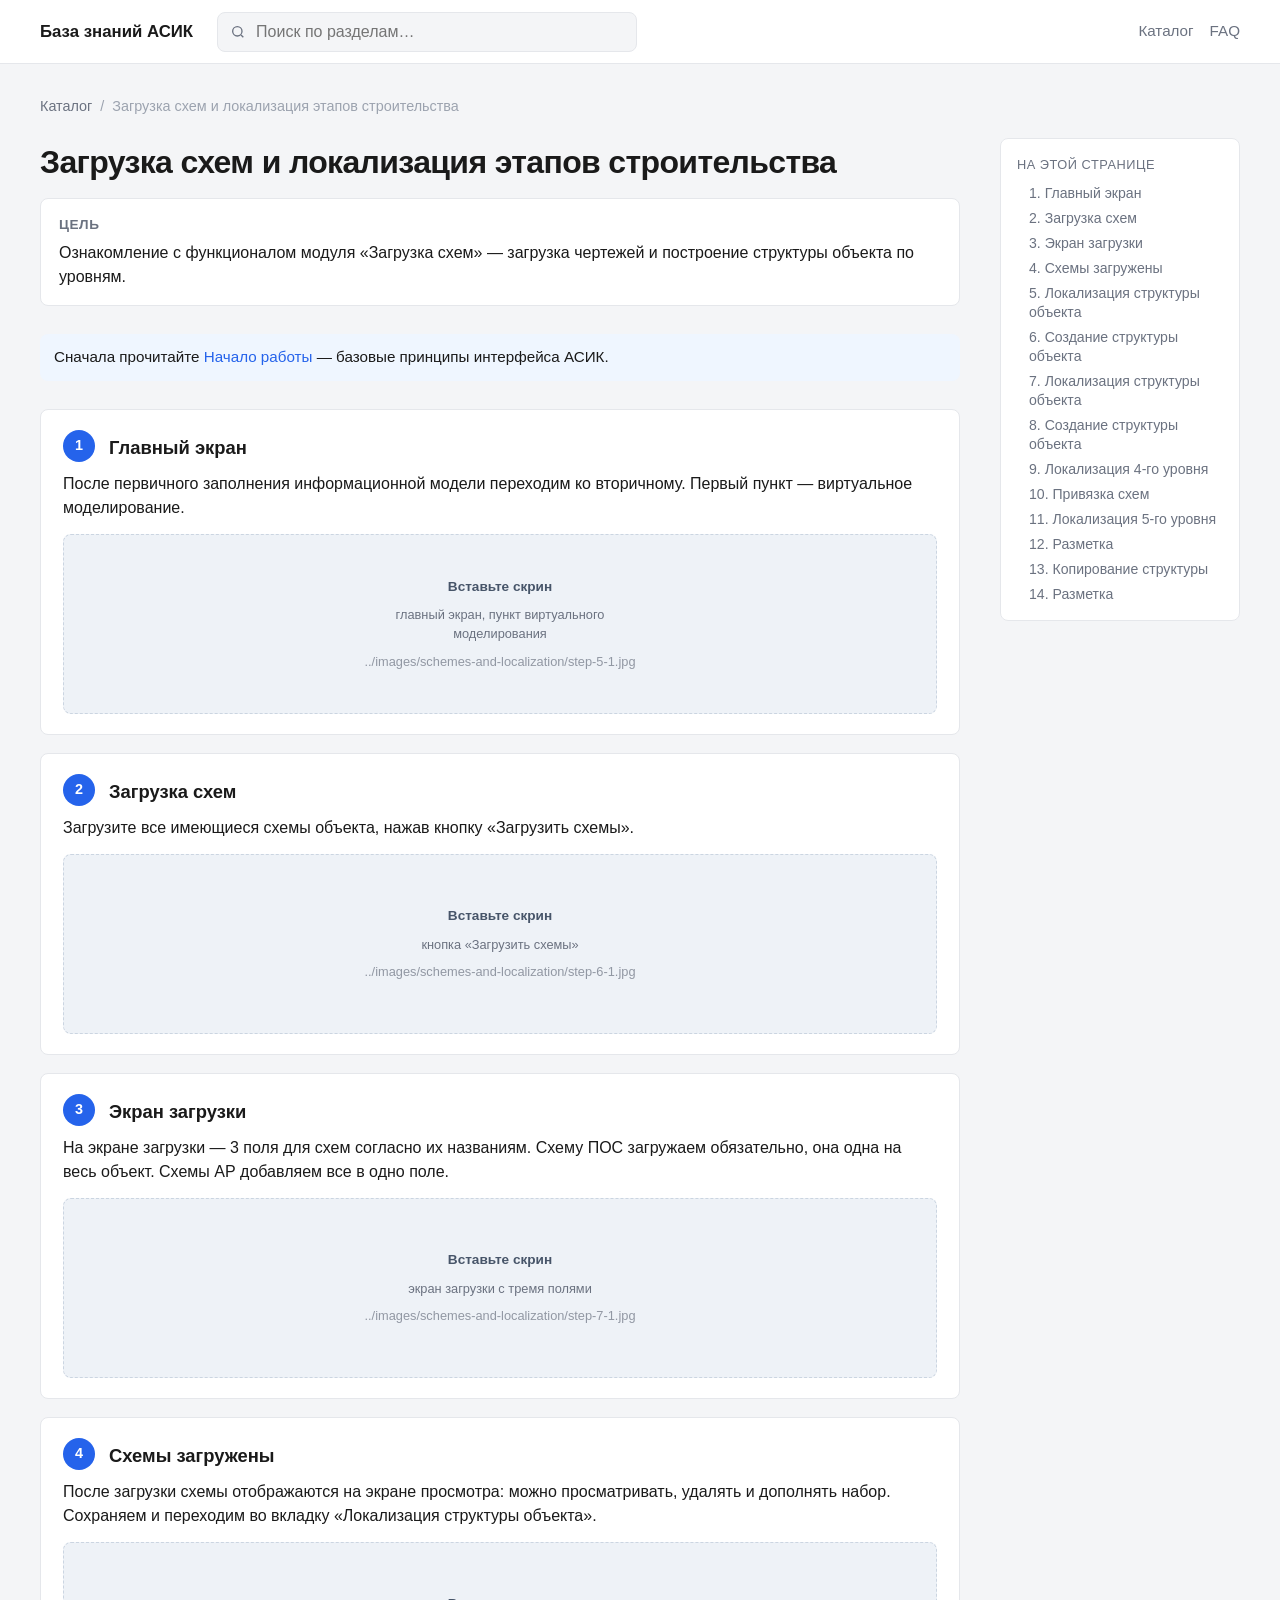
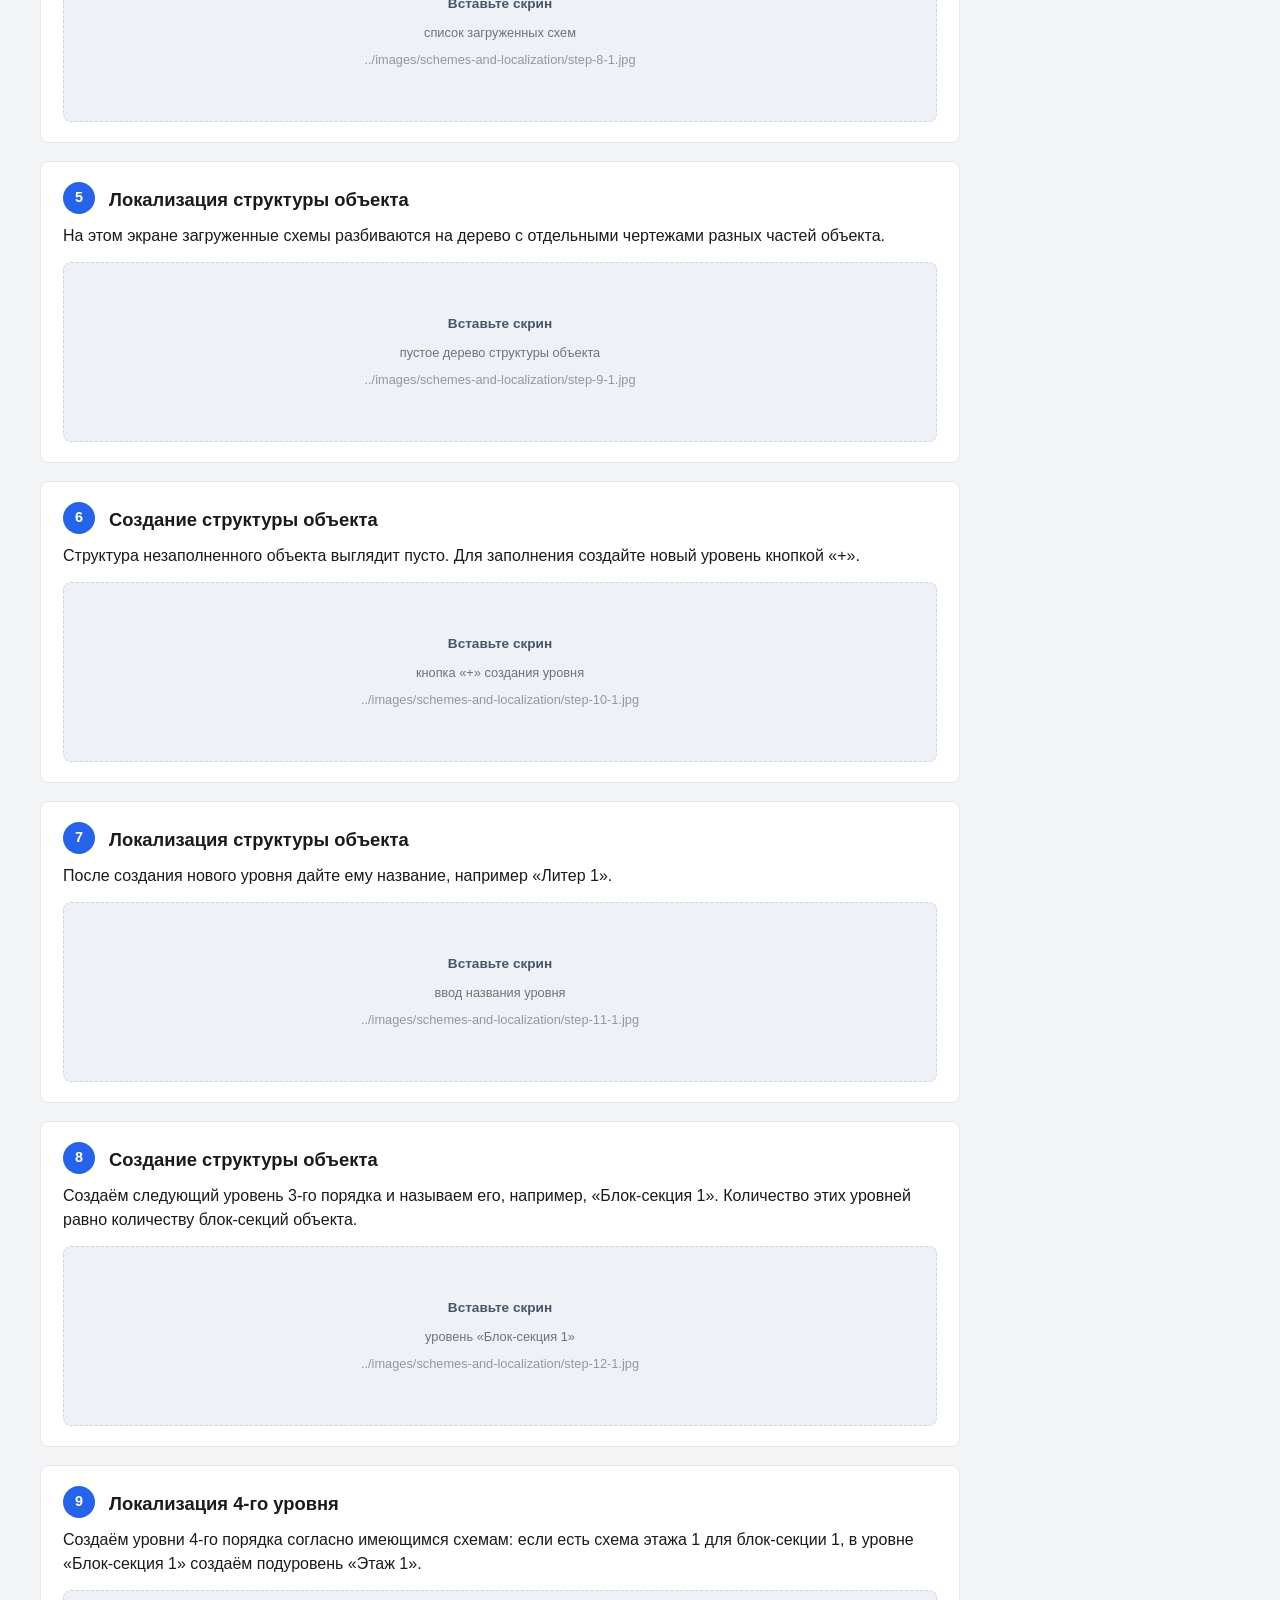
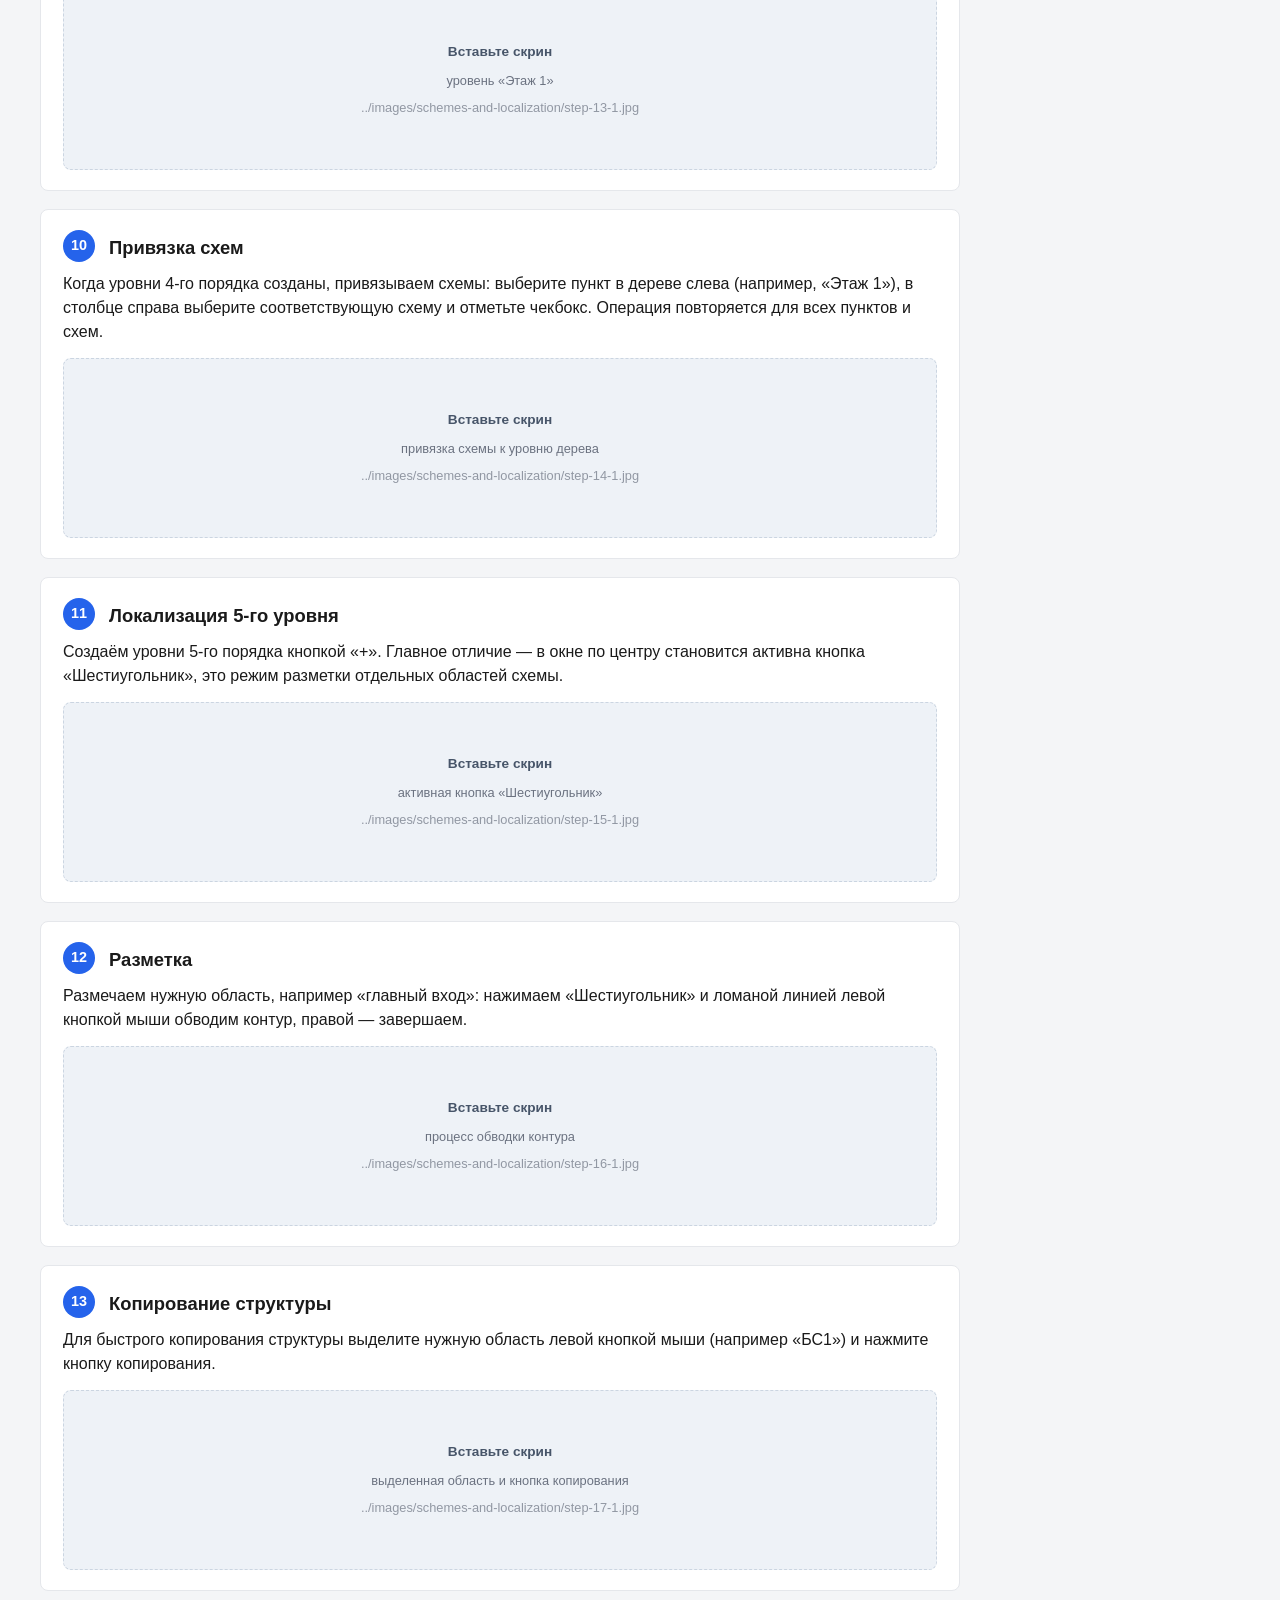
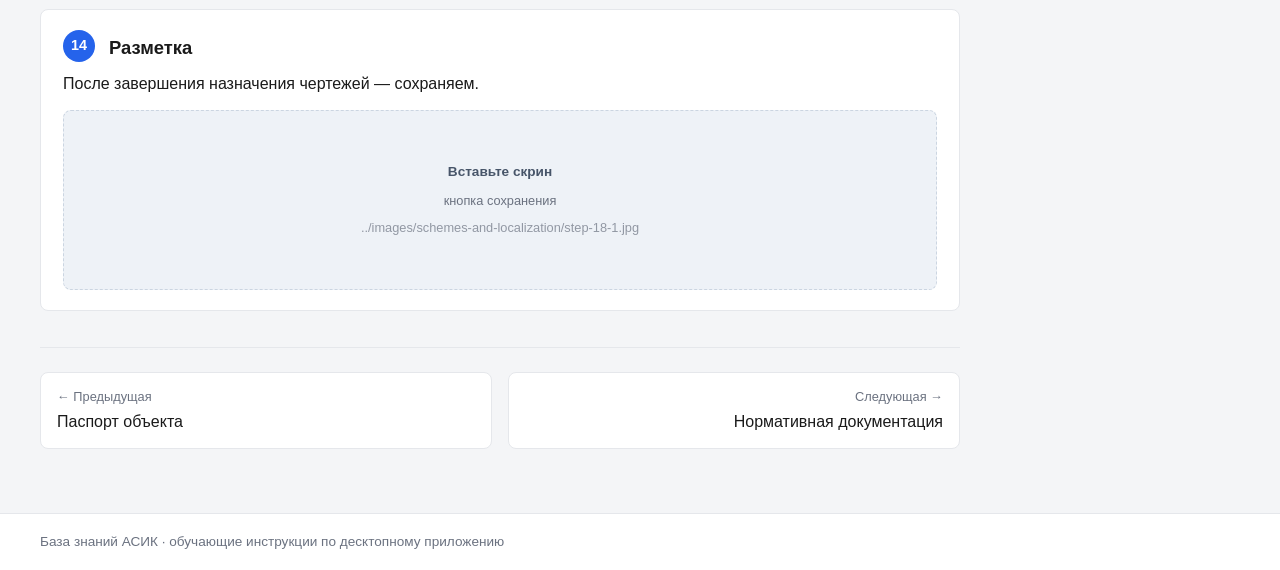
<file: articles/schemes-and-localization.html>
<!DOCTYPE html>
<html lang="ru">
<head>
  <meta charset="UTF-8">
  <meta name="viewport" content="width=device-width, initial-scale=1">
  <title>Загрузка схем и локализация этапов строительства — База знаний АСИК</title>
  <link rel="stylesheet" href="../css/styles.css">
</head>
<body data-root="../">
  <header class="site-header">
    <div class="site-header__inner">
      <a class="brand" href="../index.html">База знаний АСИК</a>
      <div class="search">
        <label class="visually-hidden" for="search" style="position:absolute;left:-9999px">Поиск</label>
        <input id="search" type="search" placeholder="Поиск по разделам…" data-search-input autocomplete="off">
        <div class="search-results" data-search-results></div>
      </div>
      <nav class="site-nav" aria-label="Основная">
        <a href="../index.html">Каталог</a>
        <a href="../faq.html">FAQ</a>
      </nav>
    </div>
  </header>

  <main class="page">
    <nav class="breadcrumbs" aria-label="Хлебные крошки">
      <a href="../index.html">Каталог</a>
      <span>/</span>
      <span>Загрузка схем и локализация этапов строительства</span>
    </nav>
    <div class="article-layout">
      <article>
        <header class="article-header">
          <h1>Загрузка схем и локализация этапов строительства</h1>
        </header>
        <div class="article-goal">
          <strong>Цель</strong>
          <p>Ознакомление с функционалом модуля «Загрузка схем» — загрузка чертежей и построение структуры объекта по уровням.</p>
        </div>
        <p class="prereq">Сначала прочитайте <a href="start.html">Начало работы</a> — базовые принципы интерфейса АСИК.</p>
        <section class="step" id="step-1">
  <div class="step__head">
    <div class="step__num">1</div>
    <h2 class="step__title">Главный экран</h2>
  </div>
  <p>После первичного заполнения информационной модели переходим ко вторичному. Первый пункт — виртуальное моделирование.</p><figure class="shot" data-lightbox-trigger>
  <div class="shot__label">Вставьте скрин</div>
  <div class="shot__hint">главный экран, пункт виртуального моделирования</div>
  <div class="shot__hint" style="opacity:.7">../images/schemes-and-localization/step-5-1.jpg</div>
</figure>
</section>
<section class="step" id="step-2">
  <div class="step__head">
    <div class="step__num">2</div>
    <h2 class="step__title">Загрузка схем</h2>
  </div>
  <p>Загрузите все имеющиеся схемы объекта, нажав кнопку «Загрузить схемы».</p><figure class="shot" data-lightbox-trigger>
  <div class="shot__label">Вставьте скрин</div>
  <div class="shot__hint">кнопка «Загрузить схемы»</div>
  <div class="shot__hint" style="opacity:.7">../images/schemes-and-localization/step-6-1.jpg</div>
</figure>
</section>
<section class="step" id="step-3">
  <div class="step__head">
    <div class="step__num">3</div>
    <h2 class="step__title">Экран загрузки</h2>
  </div>
  <p>На экране загрузки — 3 поля для схем согласно их названиям. Схему ПОС загружаем обязательно, она одна на весь объект. Схемы АР добавляем все в одно поле.</p><figure class="shot" data-lightbox-trigger>
  <div class="shot__label">Вставьте скрин</div>
  <div class="shot__hint">экран загрузки с тремя полями</div>
  <div class="shot__hint" style="opacity:.7">../images/schemes-and-localization/step-7-1.jpg</div>
</figure>
</section>
<section class="step" id="step-4">
  <div class="step__head">
    <div class="step__num">4</div>
    <h2 class="step__title">Схемы загружены</h2>
  </div>
  <p>После загрузки схемы отображаются на экране просмотра: можно просматривать, удалять и дополнять набор. Сохраняем и переходим во вкладку «Локализация структуры объекта».</p><figure class="shot" data-lightbox-trigger>
  <div class="shot__label">Вставьте скрин</div>
  <div class="shot__hint">список загруженных схем</div>
  <div class="shot__hint" style="opacity:.7">../images/schemes-and-localization/step-8-1.jpg</div>
</figure>
</section>
<section class="step" id="step-5">
  <div class="step__head">
    <div class="step__num">5</div>
    <h2 class="step__title">Локализация структуры объекта</h2>
  </div>
  <p>На этом экране загруженные схемы разбиваются на дерево с отдельными чертежами разных частей объекта.</p><figure class="shot" data-lightbox-trigger>
  <div class="shot__label">Вставьте скрин</div>
  <div class="shot__hint">пустое дерево структуры объекта</div>
  <div class="shot__hint" style="opacity:.7">../images/schemes-and-localization/step-9-1.jpg</div>
</figure>
</section>
<section class="step" id="step-6">
  <div class="step__head">
    <div class="step__num">6</div>
    <h2 class="step__title">Создание структуры объекта</h2>
  </div>
  <p>Структура незаполненного объекта выглядит пусто. Для заполнения создайте новый уровень кнопкой «+».</p><figure class="shot" data-lightbox-trigger>
  <div class="shot__label">Вставьте скрин</div>
  <div class="shot__hint">кнопка «+» создания уровня</div>
  <div class="shot__hint" style="opacity:.7">../images/schemes-and-localization/step-10-1.jpg</div>
</figure>
</section>
<section class="step" id="step-7">
  <div class="step__head">
    <div class="step__num">7</div>
    <h2 class="step__title">Локализация структуры объекта</h2>
  </div>
  <p>После создания нового уровня дайте ему название, например «Литер 1».</p><figure class="shot" data-lightbox-trigger>
  <div class="shot__label">Вставьте скрин</div>
  <div class="shot__hint">ввод названия уровня</div>
  <div class="shot__hint" style="opacity:.7">../images/schemes-and-localization/step-11-1.jpg</div>
</figure>
</section>
<section class="step" id="step-8">
  <div class="step__head">
    <div class="step__num">8</div>
    <h2 class="step__title">Создание структуры объекта</h2>
  </div>
  <p>Создаём следующий уровень 3-го порядка и называем его, например, «Блок-секция 1». Количество этих уровней равно количеству блок-секций объекта.</p><figure class="shot" data-lightbox-trigger>
  <div class="shot__label">Вставьте скрин</div>
  <div class="shot__hint">уровень «Блок-секция 1»</div>
  <div class="shot__hint" style="opacity:.7">../images/schemes-and-localization/step-12-1.jpg</div>
</figure>
</section>
<section class="step" id="step-9">
  <div class="step__head">
    <div class="step__num">9</div>
    <h2 class="step__title">Локализация 4-го уровня</h2>
  </div>
  <p>Создаём уровни 4-го порядка согласно имеющимся схемам: если есть схема этажа 1 для блок-секции 1, в уровне «Блок-секция 1» создаём подуровень «Этаж 1».</p><figure class="shot" data-lightbox-trigger>
  <div class="shot__label">Вставьте скрин</div>
  <div class="shot__hint">уровень «Этаж 1»</div>
  <div class="shot__hint" style="opacity:.7">../images/schemes-and-localization/step-13-1.jpg</div>
</figure>
</section>
<section class="step" id="step-10">
  <div class="step__head">
    <div class="step__num">10</div>
    <h2 class="step__title">Привязка схем</h2>
  </div>
  <p>Когда уровни 4-го порядка созданы, привязываем схемы: выберите пункт в дереве слева (например, «Этаж 1»), в столбце справа выберите соответствующую схему и отметьте чекбокс. Операция повторяется для всех пунктов и схем.</p><figure class="shot" data-lightbox-trigger>
  <div class="shot__label">Вставьте скрин</div>
  <div class="shot__hint">привязка схемы к уровню дерева</div>
  <div class="shot__hint" style="opacity:.7">../images/schemes-and-localization/step-14-1.jpg</div>
</figure>
</section>
<section class="step" id="step-11">
  <div class="step__head">
    <div class="step__num">11</div>
    <h2 class="step__title">Локализация 5-го уровня</h2>
  </div>
  <p>Создаём уровни 5-го порядка кнопкой «+». Главное отличие — в окне по центру становится активна кнопка «Шестиугольник», это режим разметки отдельных областей схемы.</p><figure class="shot" data-lightbox-trigger>
  <div class="shot__label">Вставьте скрин</div>
  <div class="shot__hint">активная кнопка «Шестиугольник»</div>
  <div class="shot__hint" style="opacity:.7">../images/schemes-and-localization/step-15-1.jpg</div>
</figure>
</section>
<section class="step" id="step-12">
  <div class="step__head">
    <div class="step__num">12</div>
    <h2 class="step__title">Разметка</h2>
  </div>
  <p>Размечаем нужную область, например «главный вход»: нажимаем «Шестиугольник» и ломаной линией левой кнопкой мыши обводим контур, правой — завершаем.</p><figure class="shot" data-lightbox-trigger>
  <div class="shot__label">Вставьте скрин</div>
  <div class="shot__hint">процесс обводки контура</div>
  <div class="shot__hint" style="opacity:.7">../images/schemes-and-localization/step-16-1.jpg</div>
</figure>
</section>
<section class="step" id="step-13">
  <div class="step__head">
    <div class="step__num">13</div>
    <h2 class="step__title">Копирование структуры</h2>
  </div>
  <p>Для быстрого копирования структуры выделите нужную область левой кнопкой мыши (например «БС1») и нажмите кнопку копирования.</p><figure class="shot" data-lightbox-trigger>
  <div class="shot__label">Вставьте скрин</div>
  <div class="shot__hint">выделенная область и кнопка копирования</div>
  <div class="shot__hint" style="opacity:.7">../images/schemes-and-localization/step-17-1.jpg</div>
</figure>
</section>
<section class="step" id="step-14">
  <div class="step__head">
    <div class="step__num">14</div>
    <h2 class="step__title">Разметка</h2>
  </div>
  <p>После завершения назначения чертежей — сохраняем.</p><figure class="shot" data-lightbox-trigger>
  <div class="shot__label">Вставьте скрин</div>
  <div class="shot__hint">кнопка сохранения</div>
  <div class="shot__hint" style="opacity:.7">../images/schemes-and-localization/step-18-1.jpg</div>
</figure>
</section>
        <div class="prev-next"><a href="object-passport.html"><span class="prev-next__label">← Предыдущая</span>Паспорт объекта</a><a class="next" href="regulatory-docs.html"><span class="prev-next__label">Следующая →</span>Нормативная документация</a></div>
      </article>
      <aside class="toc">
        <div class="toc__title">На этой странице</div>
        <nav><a href="#step-1">1. Главный экран</a>
<a href="#step-2">2. Загрузка схем</a>
<a href="#step-3">3. Экран загрузки</a>
<a href="#step-4">4. Схемы загружены</a>
<a href="#step-5">5. Локализация структуры объекта</a>
<a href="#step-6">6. Создание структуры объекта</a>
<a href="#step-7">7. Локализация структуры объекта</a>
<a href="#step-8">8. Создание структуры объекта</a>
<a href="#step-9">9. Локализация 4-го уровня</a>
<a href="#step-10">10. Привязка схем</a>
<a href="#step-11">11. Локализация 5-го уровня</a>
<a href="#step-12">12. Разметка</a>
<a href="#step-13">13. Копирование структуры</a>
<a href="#step-14">14. Разметка</a></nav>
      </aside>
    </div>
  </main>

  <footer class="site-footer">
    <div class="site-footer__inner">База знаний АСИК · обучающие инструкции по десктопному приложению</div>
  </footer>
  <div class="lightbox" data-lightbox aria-hidden="true">
    <div class="lightbox__panel">
      <button type="button" class="lightbox__close" data-lightbox-close aria-label="Закрыть">×</button>
      <div class="lightbox__content" data-lightbox-content></div>
    </div>
  </div>
  <script src="../js/main.js"></script>
</body>
</html>
</file>
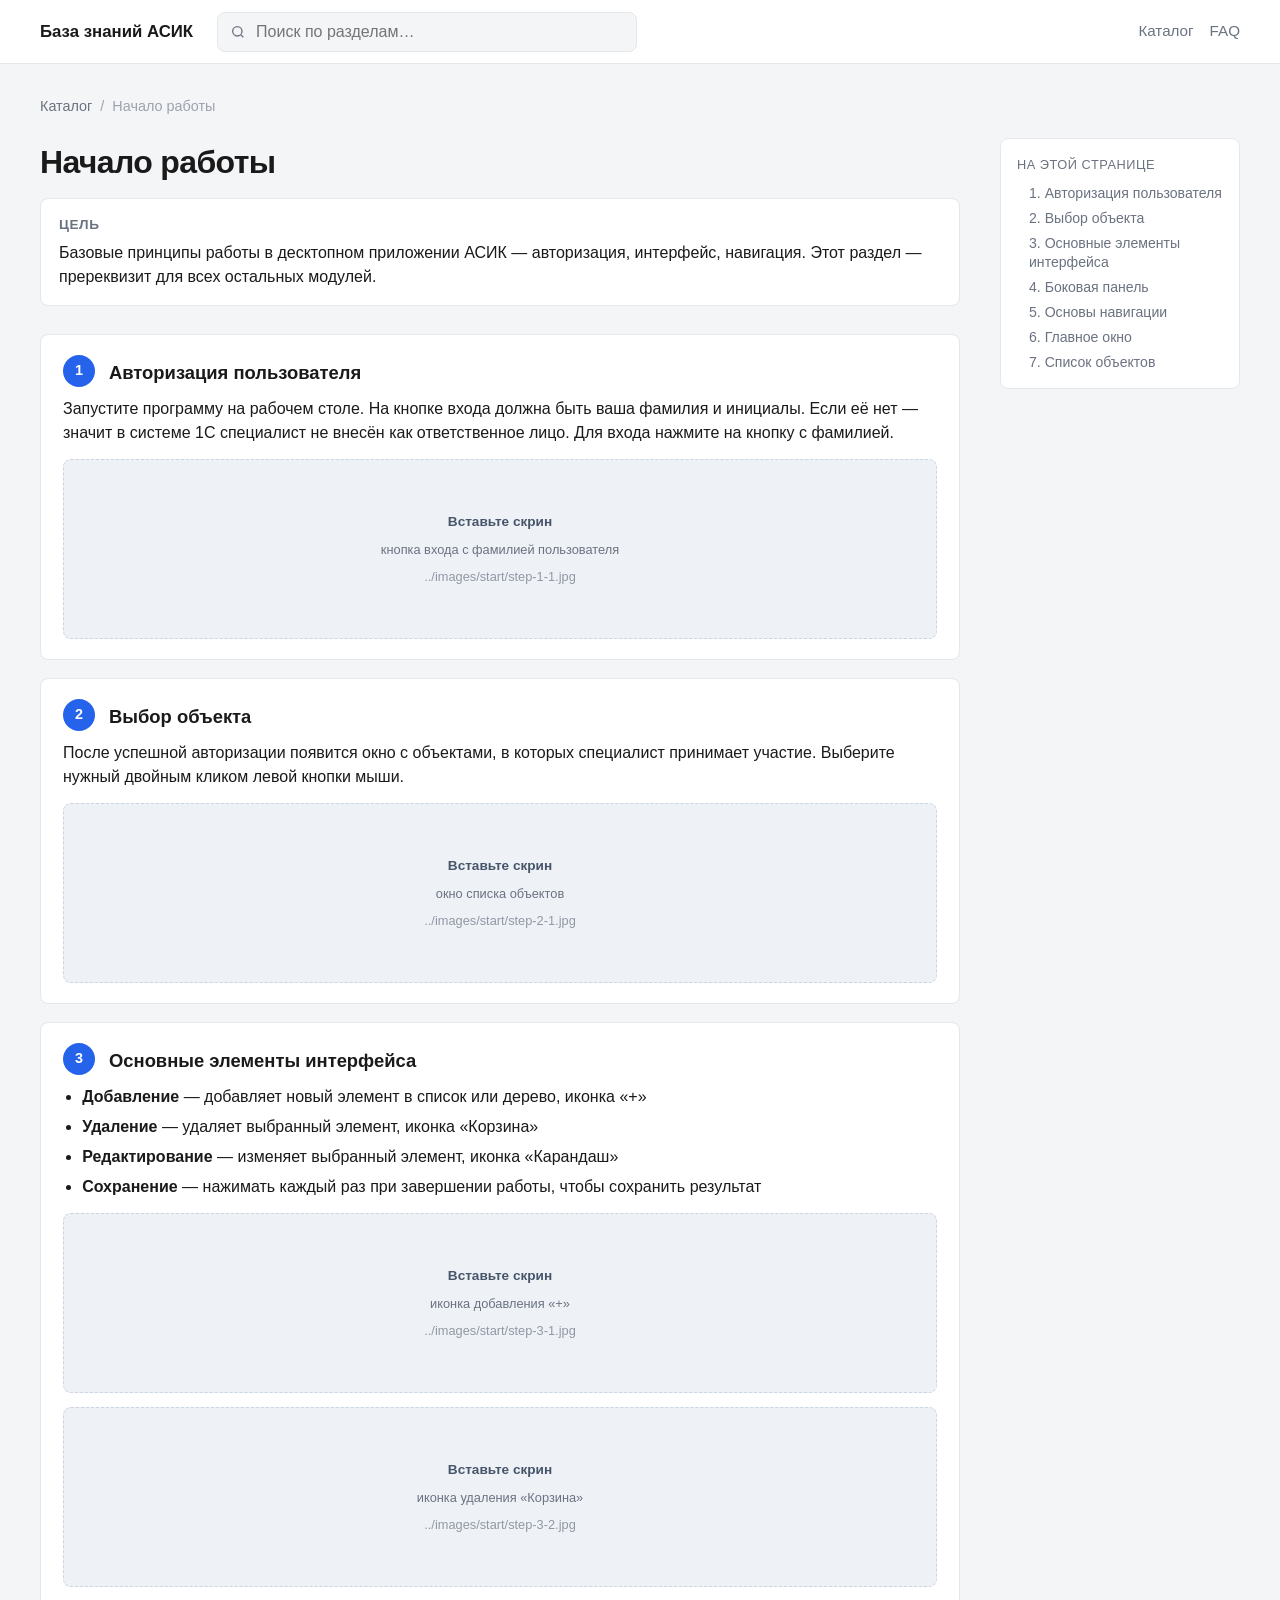
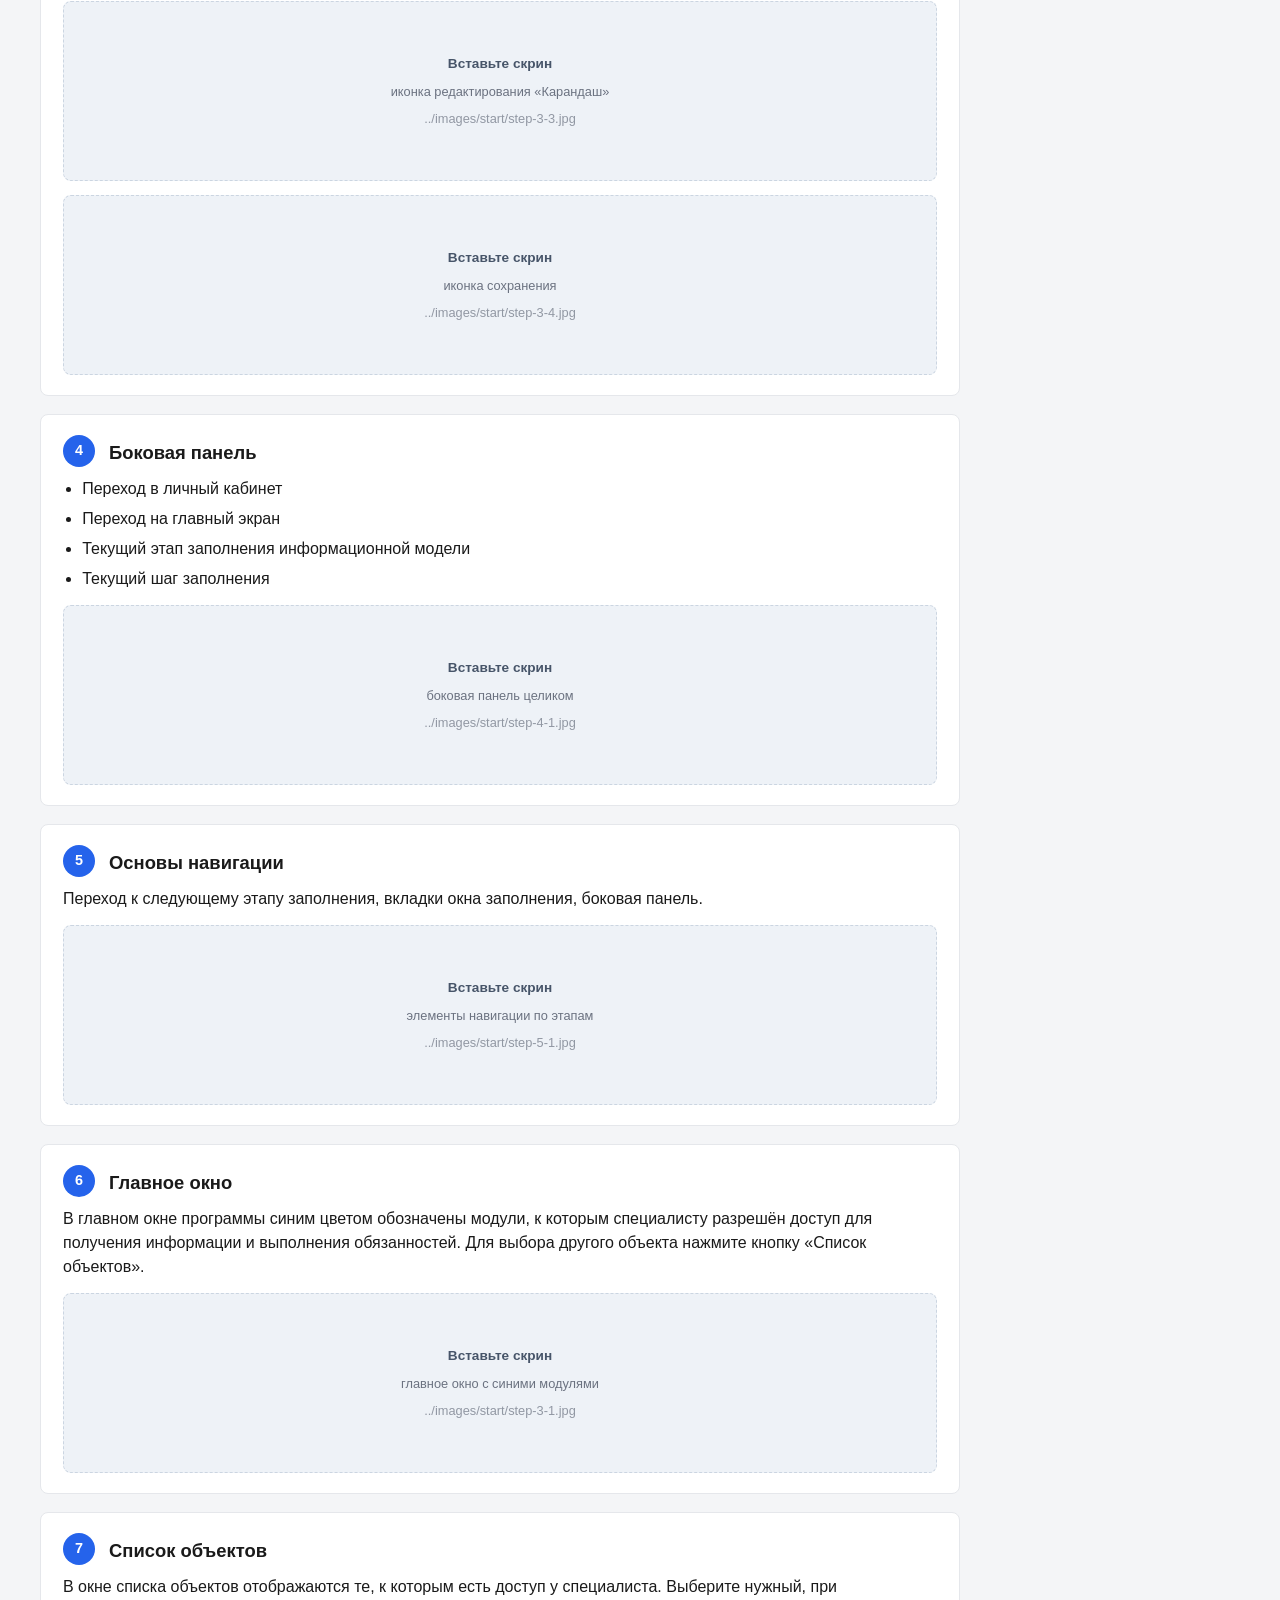
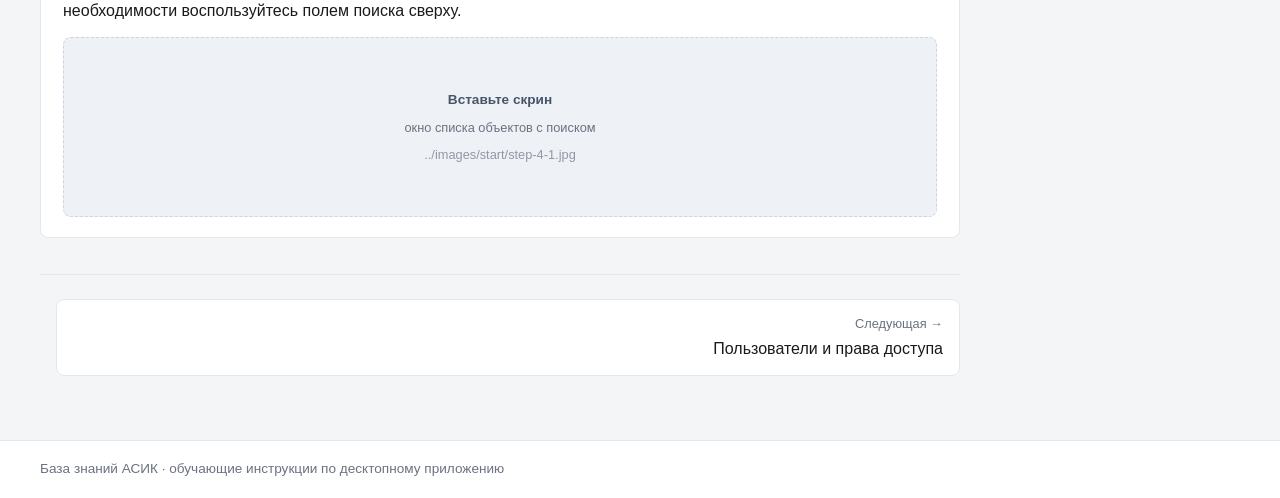
<file: articles/start.html>
<!DOCTYPE html>
<html lang="ru">
<head>
  <meta charset="UTF-8">
  <meta name="viewport" content="width=device-width, initial-scale=1">
  <title>Начало работы — База знаний АСИК</title>
  <link rel="stylesheet" href="../css/styles.css">
</head>
<body data-root="../">
  <header class="site-header">
    <div class="site-header__inner">
      <a class="brand" href="../index.html">База знаний АСИК</a>
      <div class="search">
        <label class="visually-hidden" for="search" style="position:absolute;left:-9999px">Поиск</label>
        <input id="search" type="search" placeholder="Поиск по разделам…" data-search-input autocomplete="off">
        <div class="search-results" data-search-results></div>
      </div>
      <nav class="site-nav" aria-label="Основная">
        <a href="../index.html">Каталог</a>
        <a href="../faq.html">FAQ</a>
      </nav>
    </div>
  </header>

  <main class="page">
    <nav class="breadcrumbs" aria-label="Хлебные крошки">
      <a href="../index.html">Каталог</a>
      <span>/</span>
      <span>Начало работы</span>
    </nav>
    <div class="article-layout">
      <article>
        <header class="article-header">
          <h1>Начало работы</h1>
        </header>
        <div class="article-goal">
          <strong>Цель</strong>
          <p>Базовые принципы работы в десктопном приложении АСИК — авторизация, интерфейс, навигация. Этот раздел — пререквизит для всех остальных модулей.</p>
        </div>
        
        <section class="step" id="step-1">
  <div class="step__head">
    <div class="step__num">1</div>
    <h2 class="step__title">Авторизация пользователя</h2>
  </div>
  <p>Запустите программу на рабочем столе. На кнопке входа должна быть ваша фамилия и инициалы. Если её нет — значит в системе 1С специалист не внесён как ответственное лицо. Для входа нажмите на кнопку с фамилией.</p><figure class="shot" data-lightbox-trigger>
  <div class="shot__label">Вставьте скрин</div>
  <div class="shot__hint">кнопка входа с фамилией пользователя</div>
  <div class="shot__hint" style="opacity:.7">../images/start/step-1-1.jpg</div>
</figure>
</section>
<section class="step" id="step-2">
  <div class="step__head">
    <div class="step__num">2</div>
    <h2 class="step__title">Выбор объекта</h2>
  </div>
  <p>После успешной авторизации появится окно с объектами, в которых специалист принимает участие. Выберите нужный двойным кликом левой кнопки мыши.</p><figure class="shot" data-lightbox-trigger>
  <div class="shot__label">Вставьте скрин</div>
  <div class="shot__hint">окно списка объектов</div>
  <div class="shot__hint" style="opacity:.7">../images/start/step-2-1.jpg</div>
</figure>
</section>
<section class="step" id="step-3">
  <div class="step__head">
    <div class="step__num">3</div>
    <h2 class="step__title">Основные элементы интерфейса</h2>
  </div>
  <ul><li><strong>Добавление</strong> — добавляет новый элемент в список или дерево, иконка «+»</li><li><strong>Удаление</strong> — удаляет выбранный элемент, иконка «Корзина»</li><li><strong>Редактирование</strong> — изменяет выбранный элемент, иконка «Карандаш»</li><li><strong>Сохранение</strong> — нажимать каждый раз при завершении работы, чтобы сохранить результат</li></ul><figure class="shot" data-lightbox-trigger>
  <div class="shot__label">Вставьте скрин</div>
  <div class="shot__hint">иконка добавления «+»</div>
  <div class="shot__hint" style="opacity:.7">../images/start/step-3-1.jpg</div>
</figure><figure class="shot" data-lightbox-trigger>
  <div class="shot__label">Вставьте скрин</div>
  <div class="shot__hint">иконка удаления «Корзина»</div>
  <div class="shot__hint" style="opacity:.7">../images/start/step-3-2.jpg</div>
</figure><figure class="shot" data-lightbox-trigger>
  <div class="shot__label">Вставьте скрин</div>
  <div class="shot__hint">иконка редактирования «Карандаш»</div>
  <div class="shot__hint" style="opacity:.7">../images/start/step-3-3.jpg</div>
</figure><figure class="shot" data-lightbox-trigger>
  <div class="shot__label">Вставьте скрин</div>
  <div class="shot__hint">иконка сохранения</div>
  <div class="shot__hint" style="opacity:.7">../images/start/step-3-4.jpg</div>
</figure>
</section>
<section class="step" id="step-4">
  <div class="step__head">
    <div class="step__num">4</div>
    <h2 class="step__title">Боковая панель</h2>
  </div>
  <ul><li>Переход в личный кабинет</li><li>Переход на главный экран</li><li>Текущий этап заполнения информационной модели</li><li>Текущий шаг заполнения</li></ul><figure class="shot" data-lightbox-trigger>
  <div class="shot__label">Вставьте скрин</div>
  <div class="shot__hint">боковая панель целиком</div>
  <div class="shot__hint" style="opacity:.7">../images/start/step-4-1.jpg</div>
</figure>
</section>
<section class="step" id="step-5">
  <div class="step__head">
    <div class="step__num">5</div>
    <h2 class="step__title">Основы навигации</h2>
  </div>
  <p>Переход к следующему этапу заполнения, вкладки окна заполнения, боковая панель.</p><figure class="shot" data-lightbox-trigger>
  <div class="shot__label">Вставьте скрин</div>
  <div class="shot__hint">элементы навигации по этапам</div>
  <div class="shot__hint" style="opacity:.7">../images/start/step-5-1.jpg</div>
</figure>
</section>
<section class="step" id="step-6">
  <div class="step__head">
    <div class="step__num">6</div>
    <h2 class="step__title">Главное окно</h2>
  </div>
  <p>В главном окне программы синим цветом обозначены модули, к которым специалисту разрешён доступ для получения информации и выполнения обязанностей. Для выбора другого объекта нажмите кнопку «Список объектов».</p><figure class="shot" data-lightbox-trigger>
  <div class="shot__label">Вставьте скрин</div>
  <div class="shot__hint">главное окно с синими модулями</div>
  <div class="shot__hint" style="opacity:.7">../images/start/step-3-1.jpg</div>
</figure>
</section>
<section class="step" id="step-7">
  <div class="step__head">
    <div class="step__num">7</div>
    <h2 class="step__title">Список объектов</h2>
  </div>
  <p>В окне списка объектов отображаются те, к которым есть доступ у специалиста. Выберите нужный, при необходимости воспользуйтесь полем поиска сверху.</p><figure class="shot" data-lightbox-trigger>
  <div class="shot__label">Вставьте скрин</div>
  <div class="shot__hint">окно списка объектов с поиском</div>
  <div class="shot__hint" style="opacity:.7">../images/start/step-4-1.jpg</div>
</figure>
</section>
        <div class="prev-next"><div></div><a class="next" href="users-and-access.html"><span class="prev-next__label">Следующая →</span>Пользователи и права доступа</a></div>
      </article>
      <aside class="toc">
        <div class="toc__title">На этой странице</div>
        <nav><a href="#step-1">1. Авторизация пользователя</a>
<a href="#step-2">2. Выбор объекта</a>
<a href="#step-3">3. Основные элементы интерфейса</a>
<a href="#step-4">4. Боковая панель</a>
<a href="#step-5">5. Основы навигации</a>
<a href="#step-6">6. Главное окно</a>
<a href="#step-7">7. Список объектов</a></nav>
      </aside>
    </div>
  </main>

  <footer class="site-footer">
    <div class="site-footer__inner">База знаний АСИК · обучающие инструкции по десктопному приложению</div>
  </footer>
  <div class="lightbox" data-lightbox aria-hidden="true">
    <div class="lightbox__panel">
      <button type="button" class="lightbox__close" data-lightbox-close aria-label="Закрыть">×</button>
      <div class="lightbox__content" data-lightbox-content></div>
    </div>
  </div>
  <script src="../js/main.js"></script>
</body>
</html>
</file>
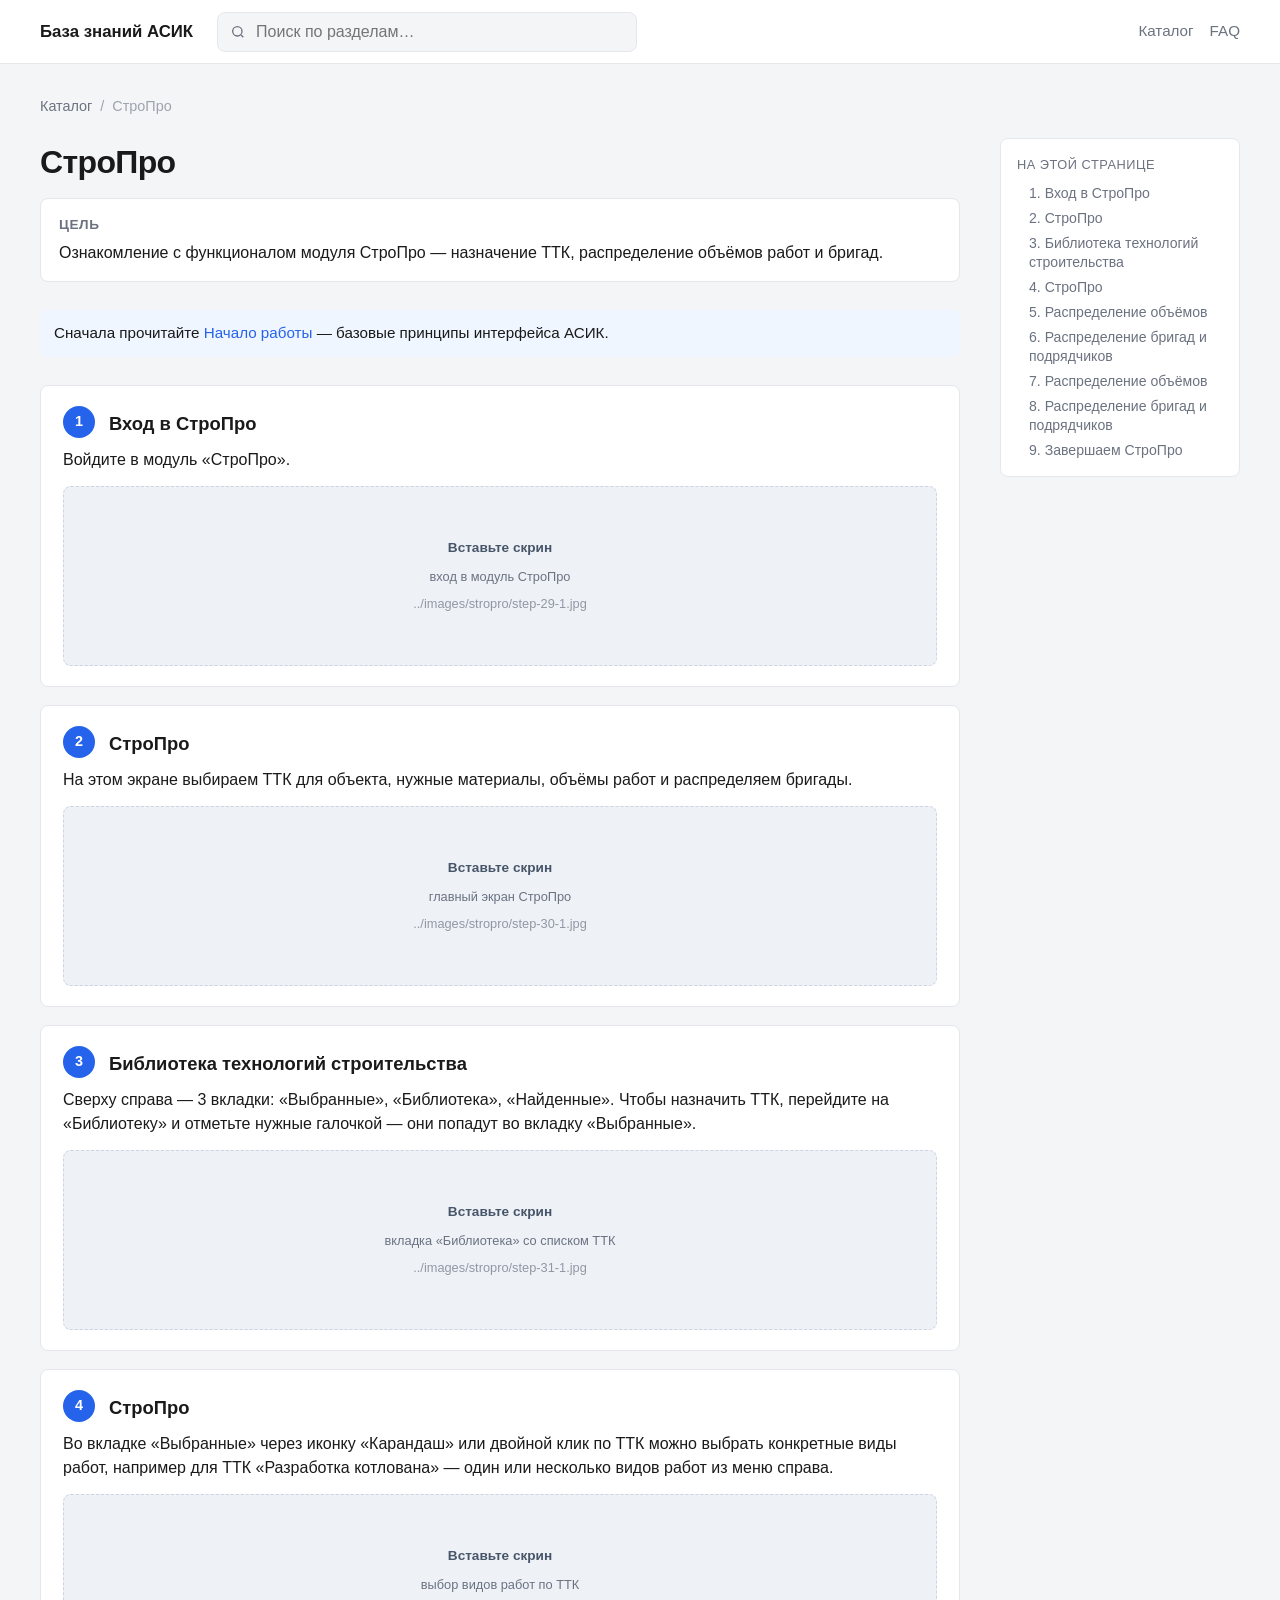
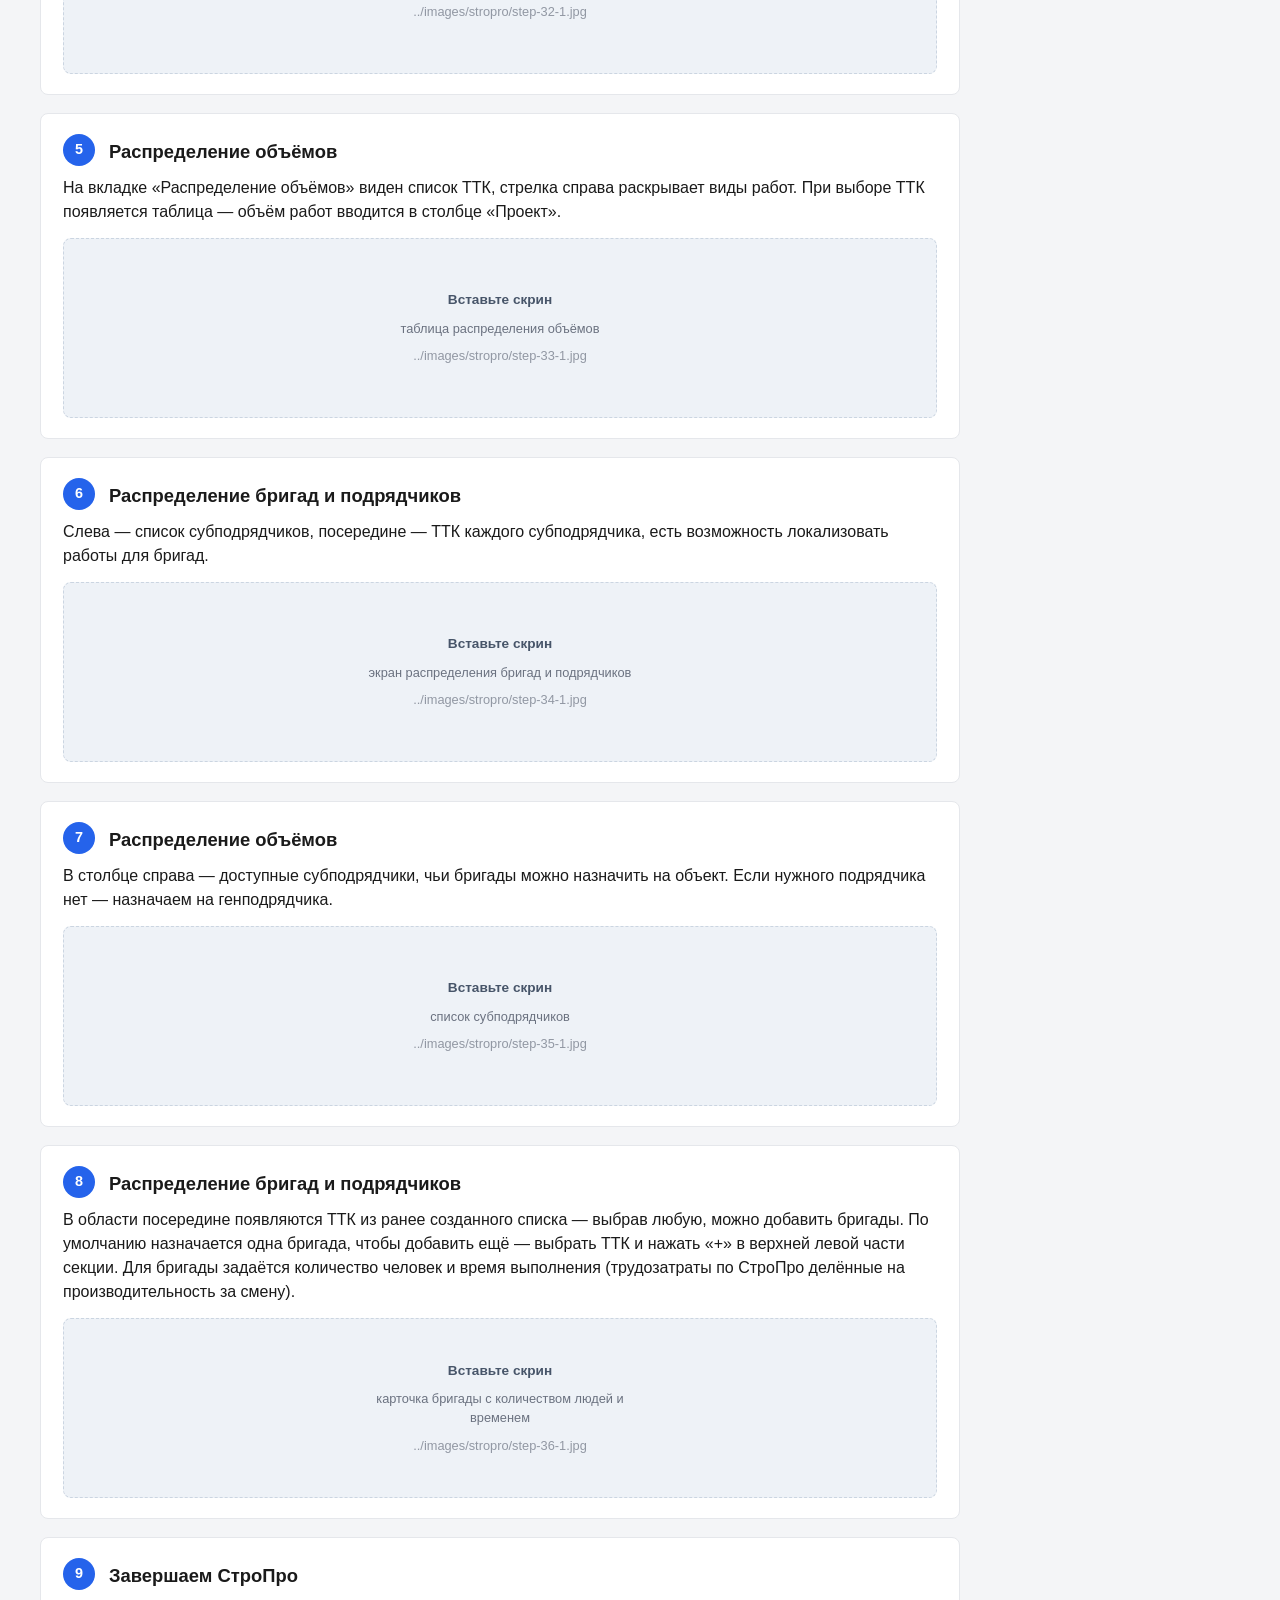
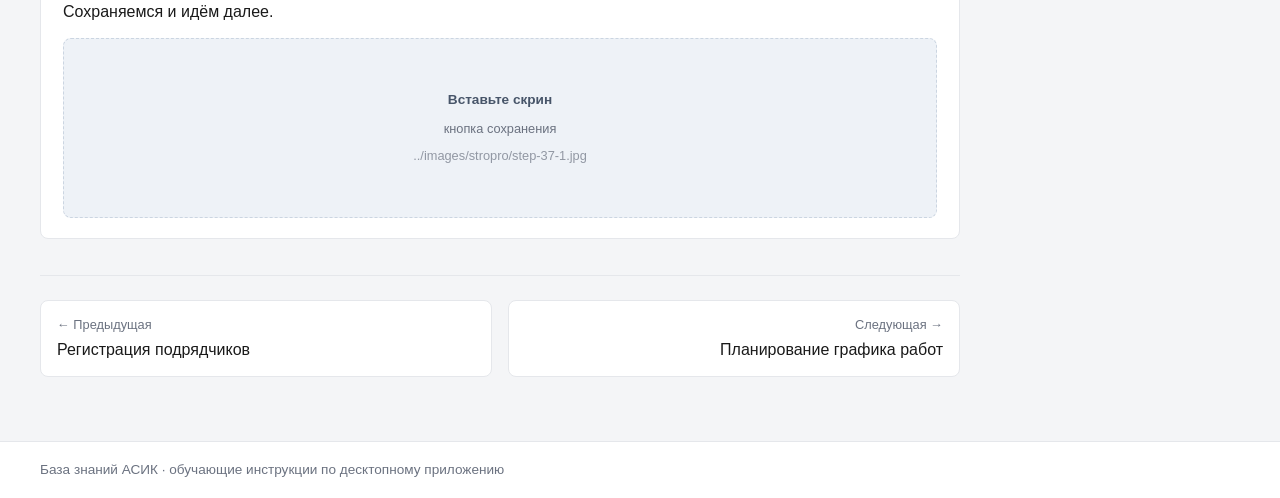
<file: articles/stropro.html>
<!DOCTYPE html>
<html lang="ru">
<head>
  <meta charset="UTF-8">
  <meta name="viewport" content="width=device-width, initial-scale=1">
  <title>СтроПро — База знаний АСИК</title>
  <link rel="stylesheet" href="../css/styles.css">
</head>
<body data-root="../">
  <header class="site-header">
    <div class="site-header__inner">
      <a class="brand" href="../index.html">База знаний АСИК</a>
      <div class="search">
        <label class="visually-hidden" for="search" style="position:absolute;left:-9999px">Поиск</label>
        <input id="search" type="search" placeholder="Поиск по разделам…" data-search-input autocomplete="off">
        <div class="search-results" data-search-results></div>
      </div>
      <nav class="site-nav" aria-label="Основная">
        <a href="../index.html">Каталог</a>
        <a href="../faq.html">FAQ</a>
      </nav>
    </div>
  </header>

  <main class="page">
    <nav class="breadcrumbs" aria-label="Хлебные крошки">
      <a href="../index.html">Каталог</a>
      <span>/</span>
      <span>СтроПро</span>
    </nav>
    <div class="article-layout">
      <article>
        <header class="article-header">
          <h1>СтроПро</h1>
        </header>
        <div class="article-goal">
          <strong>Цель</strong>
          <p>Ознакомление с функционалом модуля СтроПро — назначение ТТК, распределение объёмов работ и бригад.</p>
        </div>
        <p class="prereq">Сначала прочитайте <a href="start.html">Начало работы</a> — базовые принципы интерфейса АСИК.</p>
        <section class="step" id="step-1">
  <div class="step__head">
    <div class="step__num">1</div>
    <h2 class="step__title">Вход в СтроПро</h2>
  </div>
  <p>Войдите в модуль «СтроПро».</p><figure class="shot" data-lightbox-trigger>
  <div class="shot__label">Вставьте скрин</div>
  <div class="shot__hint">вход в модуль СтроПро</div>
  <div class="shot__hint" style="opacity:.7">../images/stropro/step-29-1.jpg</div>
</figure>
</section>
<section class="step" id="step-2">
  <div class="step__head">
    <div class="step__num">2</div>
    <h2 class="step__title">СтроПро</h2>
  </div>
  <p>На этом экране выбираем ТТК для объекта, нужные материалы, объёмы работ и распределяем бригады.</p><figure class="shot" data-lightbox-trigger>
  <div class="shot__label">Вставьте скрин</div>
  <div class="shot__hint">главный экран СтроПро</div>
  <div class="shot__hint" style="opacity:.7">../images/stropro/step-30-1.jpg</div>
</figure>
</section>
<section class="step" id="step-3">
  <div class="step__head">
    <div class="step__num">3</div>
    <h2 class="step__title">Библиотека технологий строительства</h2>
  </div>
  <p>Сверху справа — 3 вкладки: «Выбранные», «Библиотека», «Найденные». Чтобы назначить ТТК, перейдите на «Библиотеку» и отметьте нужные галочкой — они попадут во вкладку «Выбранные».</p><figure class="shot" data-lightbox-trigger>
  <div class="shot__label">Вставьте скрин</div>
  <div class="shot__hint">вкладка «Библиотека» со списком ТТК</div>
  <div class="shot__hint" style="opacity:.7">../images/stropro/step-31-1.jpg</div>
</figure>
</section>
<section class="step" id="step-4">
  <div class="step__head">
    <div class="step__num">4</div>
    <h2 class="step__title">СтроПро</h2>
  </div>
  <p>Во вкладке «Выбранные» через иконку «Карандаш» или двойной клик по ТТК можно выбрать конкретные виды работ, например для ТТК «Разработка котлована» — один или несколько видов работ из меню справа.</p><figure class="shot" data-lightbox-trigger>
  <div class="shot__label">Вставьте скрин</div>
  <div class="shot__hint">выбор видов работ по ТТК</div>
  <div class="shot__hint" style="opacity:.7">../images/stropro/step-32-1.jpg</div>
</figure>
</section>
<section class="step" id="step-5">
  <div class="step__head">
    <div class="step__num">5</div>
    <h2 class="step__title">Распределение объёмов</h2>
  </div>
  <p>На вкладке «Распределение объёмов» виден список ТТК, стрелка справа раскрывает виды работ. При выборе ТТК появляется таблица — объём работ вводится в столбце «Проект».</p><figure class="shot" data-lightbox-trigger>
  <div class="shot__label">Вставьте скрин</div>
  <div class="shot__hint">таблица распределения объёмов</div>
  <div class="shot__hint" style="opacity:.7">../images/stropro/step-33-1.jpg</div>
</figure>
</section>
<section class="step" id="step-6">
  <div class="step__head">
    <div class="step__num">6</div>
    <h2 class="step__title">Распределение бригад и подрядчиков</h2>
  </div>
  <p>Слева — список субподрядчиков, посередине — ТТК каждого субподрядчика, есть возможность локализовать работы для бригад.</p><figure class="shot" data-lightbox-trigger>
  <div class="shot__label">Вставьте скрин</div>
  <div class="shot__hint">экран распределения бригад и подрядчиков</div>
  <div class="shot__hint" style="opacity:.7">../images/stropro/step-34-1.jpg</div>
</figure>
</section>
<section class="step" id="step-7">
  <div class="step__head">
    <div class="step__num">7</div>
    <h2 class="step__title">Распределение объёмов</h2>
  </div>
  <p>В столбце справа — доступные субподрядчики, чьи бригады можно назначить на объект. Если нужного подрядчика нет — назначаем на генподрядчика.</p><figure class="shot" data-lightbox-trigger>
  <div class="shot__label">Вставьте скрин</div>
  <div class="shot__hint">список субподрядчиков</div>
  <div class="shot__hint" style="opacity:.7">../images/stropro/step-35-1.jpg</div>
</figure>
</section>
<section class="step" id="step-8">
  <div class="step__head">
    <div class="step__num">8</div>
    <h2 class="step__title">Распределение бригад и подрядчиков</h2>
  </div>
  <p>В области посередине появляются ТТК из ранее созданного списка — выбрав любую, можно добавить бригады. По умолчанию назначается одна бригада, чтобы добавить ещё — выбрать ТТК и нажать «+» в верхней левой части секции. Для бригады задаётся количество человек и время выполнения (трудозатраты по СтроПро делённые на производительность за смену).</p><figure class="shot" data-lightbox-trigger>
  <div class="shot__label">Вставьте скрин</div>
  <div class="shot__hint">карточка бригады с количеством людей и временем</div>
  <div class="shot__hint" style="opacity:.7">../images/stropro/step-36-1.jpg</div>
</figure>
</section>
<section class="step" id="step-9">
  <div class="step__head">
    <div class="step__num">9</div>
    <h2 class="step__title">Завершаем СтроПро</h2>
  </div>
  <p>Сохраняемся и идём далее.</p><figure class="shot" data-lightbox-trigger>
  <div class="shot__label">Вставьте скрин</div>
  <div class="shot__hint">кнопка сохранения</div>
  <div class="shot__hint" style="opacity:.7">../images/stropro/step-37-1.jpg</div>
</figure>
</section>
        <div class="prev-next"><a href="contractor-registration.html"><span class="prev-next__label">← Предыдущая</span>Регистрация подрядчиков</a><a class="next" href="work-schedule-planning.html"><span class="prev-next__label">Следующая →</span>Планирование графика работ</a></div>
      </article>
      <aside class="toc">
        <div class="toc__title">На этой странице</div>
        <nav><a href="#step-1">1. Вход в СтроПро</a>
<a href="#step-2">2. СтроПро</a>
<a href="#step-3">3. Библиотека технологий строительства</a>
<a href="#step-4">4. СтроПро</a>
<a href="#step-5">5. Распределение объёмов</a>
<a href="#step-6">6. Распределение бригад и подрядчиков</a>
<a href="#step-7">7. Распределение объёмов</a>
<a href="#step-8">8. Распределение бригад и подрядчиков</a>
<a href="#step-9">9. Завершаем СтроПро</a></nav>
      </aside>
    </div>
  </main>

  <footer class="site-footer">
    <div class="site-footer__inner">База знаний АСИК · обучающие инструкции по десктопному приложению</div>
  </footer>
  <div class="lightbox" data-lightbox aria-hidden="true">
    <div class="lightbox__panel">
      <button type="button" class="lightbox__close" data-lightbox-close aria-label="Закрыть">×</button>
      <div class="lightbox__content" data-lightbox-content></div>
    </div>
  </div>
  <script src="../js/main.js"></script>
</body>
</html>
</file>
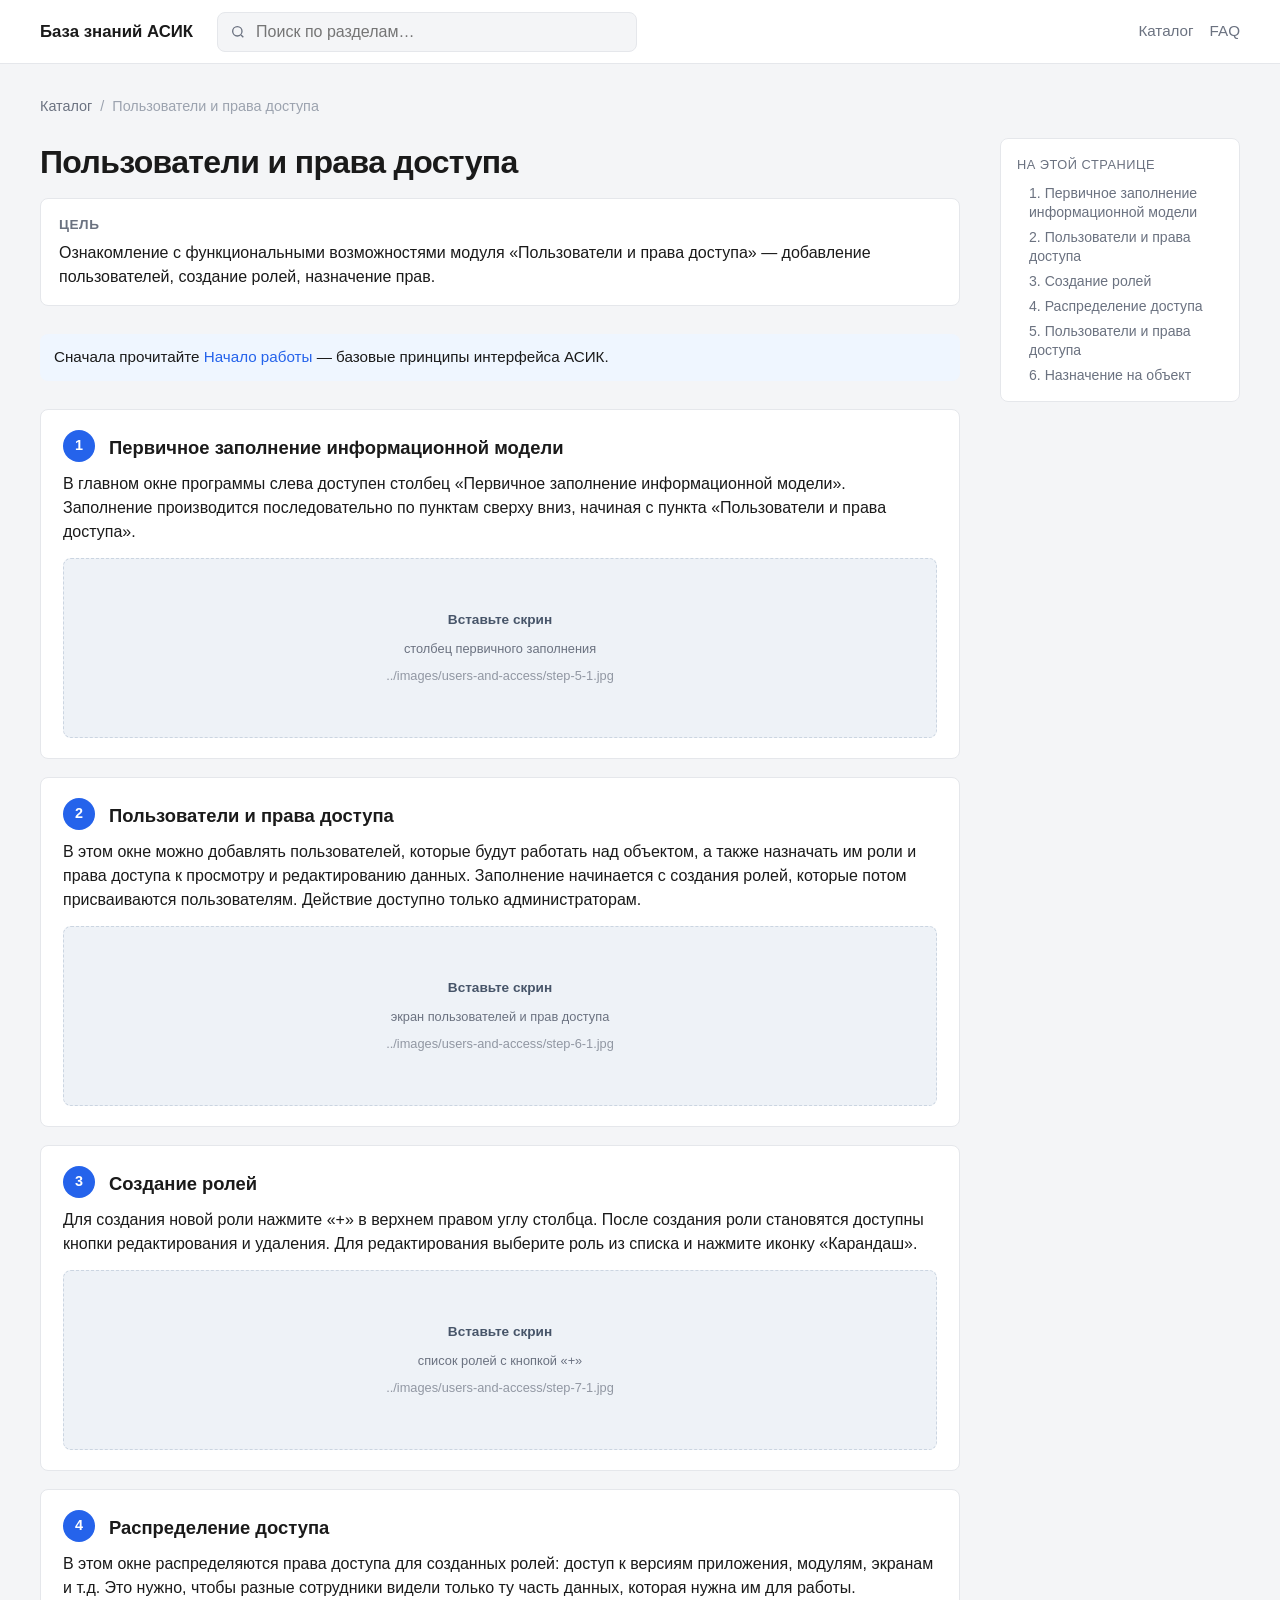
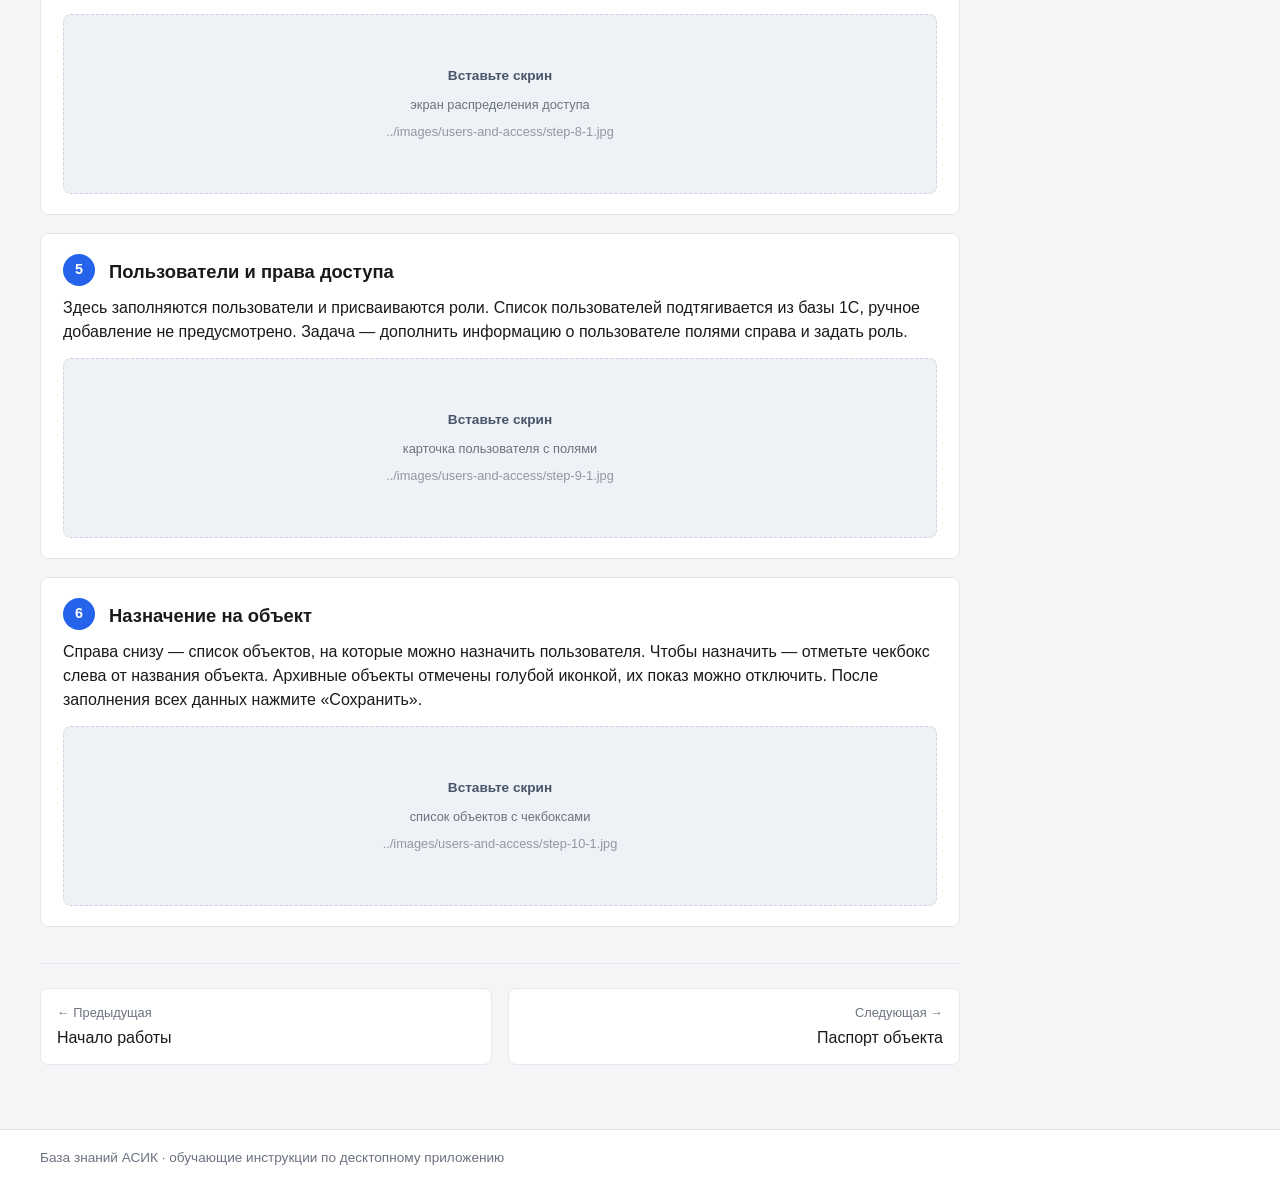
<file: articles/users-and-access.html>
<!DOCTYPE html>
<html lang="ru">
<head>
  <meta charset="UTF-8">
  <meta name="viewport" content="width=device-width, initial-scale=1">
  <title>Пользователи и права доступа — База знаний АСИК</title>
  <link rel="stylesheet" href="../css/styles.css">
</head>
<body data-root="../">
  <header class="site-header">
    <div class="site-header__inner">
      <a class="brand" href="../index.html">База знаний АСИК</a>
      <div class="search">
        <label class="visually-hidden" for="search" style="position:absolute;left:-9999px">Поиск</label>
        <input id="search" type="search" placeholder="Поиск по разделам…" data-search-input autocomplete="off">
        <div class="search-results" data-search-results></div>
      </div>
      <nav class="site-nav" aria-label="Основная">
        <a href="../index.html">Каталог</a>
        <a href="../faq.html">FAQ</a>
      </nav>
    </div>
  </header>

  <main class="page">
    <nav class="breadcrumbs" aria-label="Хлебные крошки">
      <a href="../index.html">Каталог</a>
      <span>/</span>
      <span>Пользователи и права доступа</span>
    </nav>
    <div class="article-layout">
      <article>
        <header class="article-header">
          <h1>Пользователи и права доступа</h1>
        </header>
        <div class="article-goal">
          <strong>Цель</strong>
          <p>Ознакомление с функциональными возможностями модуля «Пользователи и права доступа» — добавление пользователей, создание ролей, назначение прав.</p>
        </div>
        <p class="prereq">Сначала прочитайте <a href="start.html">Начало работы</a> — базовые принципы интерфейса АСИК.</p>
        <section class="step" id="step-1">
  <div class="step__head">
    <div class="step__num">1</div>
    <h2 class="step__title">Первичное заполнение информационной модели</h2>
  </div>
  <p>В главном окне программы слева доступен столбец «Первичное заполнение информационной модели». Заполнение производится последовательно по пунктам сверху вниз, начиная с пункта «Пользователи и права доступа».</p><figure class="shot" data-lightbox-trigger>
  <div class="shot__label">Вставьте скрин</div>
  <div class="shot__hint">столбец первичного заполнения</div>
  <div class="shot__hint" style="opacity:.7">../images/users-and-access/step-5-1.jpg</div>
</figure>
</section>
<section class="step" id="step-2">
  <div class="step__head">
    <div class="step__num">2</div>
    <h2 class="step__title">Пользователи и права доступа</h2>
  </div>
  <p>В этом окне можно добавлять пользователей, которые будут работать над объектом, а также назначать им роли и права доступа к просмотру и редактированию данных. Заполнение начинается с создания ролей, которые потом присваиваются пользователям. Действие доступно только администраторам.</p><figure class="shot" data-lightbox-trigger>
  <div class="shot__label">Вставьте скрин</div>
  <div class="shot__hint">экран пользователей и прав доступа</div>
  <div class="shot__hint" style="opacity:.7">../images/users-and-access/step-6-1.jpg</div>
</figure>
</section>
<section class="step" id="step-3">
  <div class="step__head">
    <div class="step__num">3</div>
    <h2 class="step__title">Создание ролей</h2>
  </div>
  <p>Для создания новой роли нажмите «+» в верхнем правом углу столбца. После создания роли становятся доступны кнопки редактирования и удаления. Для редактирования выберите роль из списка и нажмите иконку «Карандаш».</p><figure class="shot" data-lightbox-trigger>
  <div class="shot__label">Вставьте скрин</div>
  <div class="shot__hint">список ролей с кнопкой «+»</div>
  <div class="shot__hint" style="opacity:.7">../images/users-and-access/step-7-1.jpg</div>
</figure>
</section>
<section class="step" id="step-4">
  <div class="step__head">
    <div class="step__num">4</div>
    <h2 class="step__title">Распределение доступа</h2>
  </div>
  <p>В этом окне распределяются права доступа для созданных ролей: доступ к версиям приложения, модулям, экранам и т.д. Это нужно, чтобы разные сотрудники видели только ту часть данных, которая нужна им для работы.</p><figure class="shot" data-lightbox-trigger>
  <div class="shot__label">Вставьте скрин</div>
  <div class="shot__hint">экран распределения доступа</div>
  <div class="shot__hint" style="opacity:.7">../images/users-and-access/step-8-1.jpg</div>
</figure>
</section>
<section class="step" id="step-5">
  <div class="step__head">
    <div class="step__num">5</div>
    <h2 class="step__title">Пользователи и права доступа</h2>
  </div>
  <p>Здесь заполняются пользователи и присваиваются роли. Список пользователей подтягивается из базы 1С, ручное добавление не предусмотрено. Задача — дополнить информацию о пользователе полями справа и задать роль.</p><figure class="shot" data-lightbox-trigger>
  <div class="shot__label">Вставьте скрин</div>
  <div class="shot__hint">карточка пользователя с полями</div>
  <div class="shot__hint" style="opacity:.7">../images/users-and-access/step-9-1.jpg</div>
</figure>
</section>
<section class="step" id="step-6">
  <div class="step__head">
    <div class="step__num">6</div>
    <h2 class="step__title">Назначение на объект</h2>
  </div>
  <p>Справа снизу — список объектов, на которые можно назначить пользователя. Чтобы назначить — отметьте чекбокс слева от названия объекта. Архивные объекты отмечены голубой иконкой, их показ можно отключить. После заполнения всех данных нажмите «Сохранить».</p><figure class="shot" data-lightbox-trigger>
  <div class="shot__label">Вставьте скрин</div>
  <div class="shot__hint">список объектов с чекбоксами</div>
  <div class="shot__hint" style="opacity:.7">../images/users-and-access/step-10-1.jpg</div>
</figure>
</section>
        <div class="prev-next"><a href="start.html"><span class="prev-next__label">← Предыдущая</span>Начало работы</a><a class="next" href="object-passport.html"><span class="prev-next__label">Следующая →</span>Паспорт объекта</a></div>
      </article>
      <aside class="toc">
        <div class="toc__title">На этой странице</div>
        <nav><a href="#step-1">1. Первичное заполнение информационной модели</a>
<a href="#step-2">2. Пользователи и права доступа</a>
<a href="#step-3">3. Создание ролей</a>
<a href="#step-4">4. Распределение доступа</a>
<a href="#step-5">5. Пользователи и права доступа</a>
<a href="#step-6">6. Назначение на объект</a></nav>
      </aside>
    </div>
  </main>

  <footer class="site-footer">
    <div class="site-footer__inner">База знаний АСИК · обучающие инструкции по десктопному приложению</div>
  </footer>
  <div class="lightbox" data-lightbox aria-hidden="true">
    <div class="lightbox__panel">
      <button type="button" class="lightbox__close" data-lightbox-close aria-label="Закрыть">×</button>
      <div class="lightbox__content" data-lightbox-content></div>
    </div>
  </div>
  <script src="../js/main.js"></script>
</body>
</html>
</file>
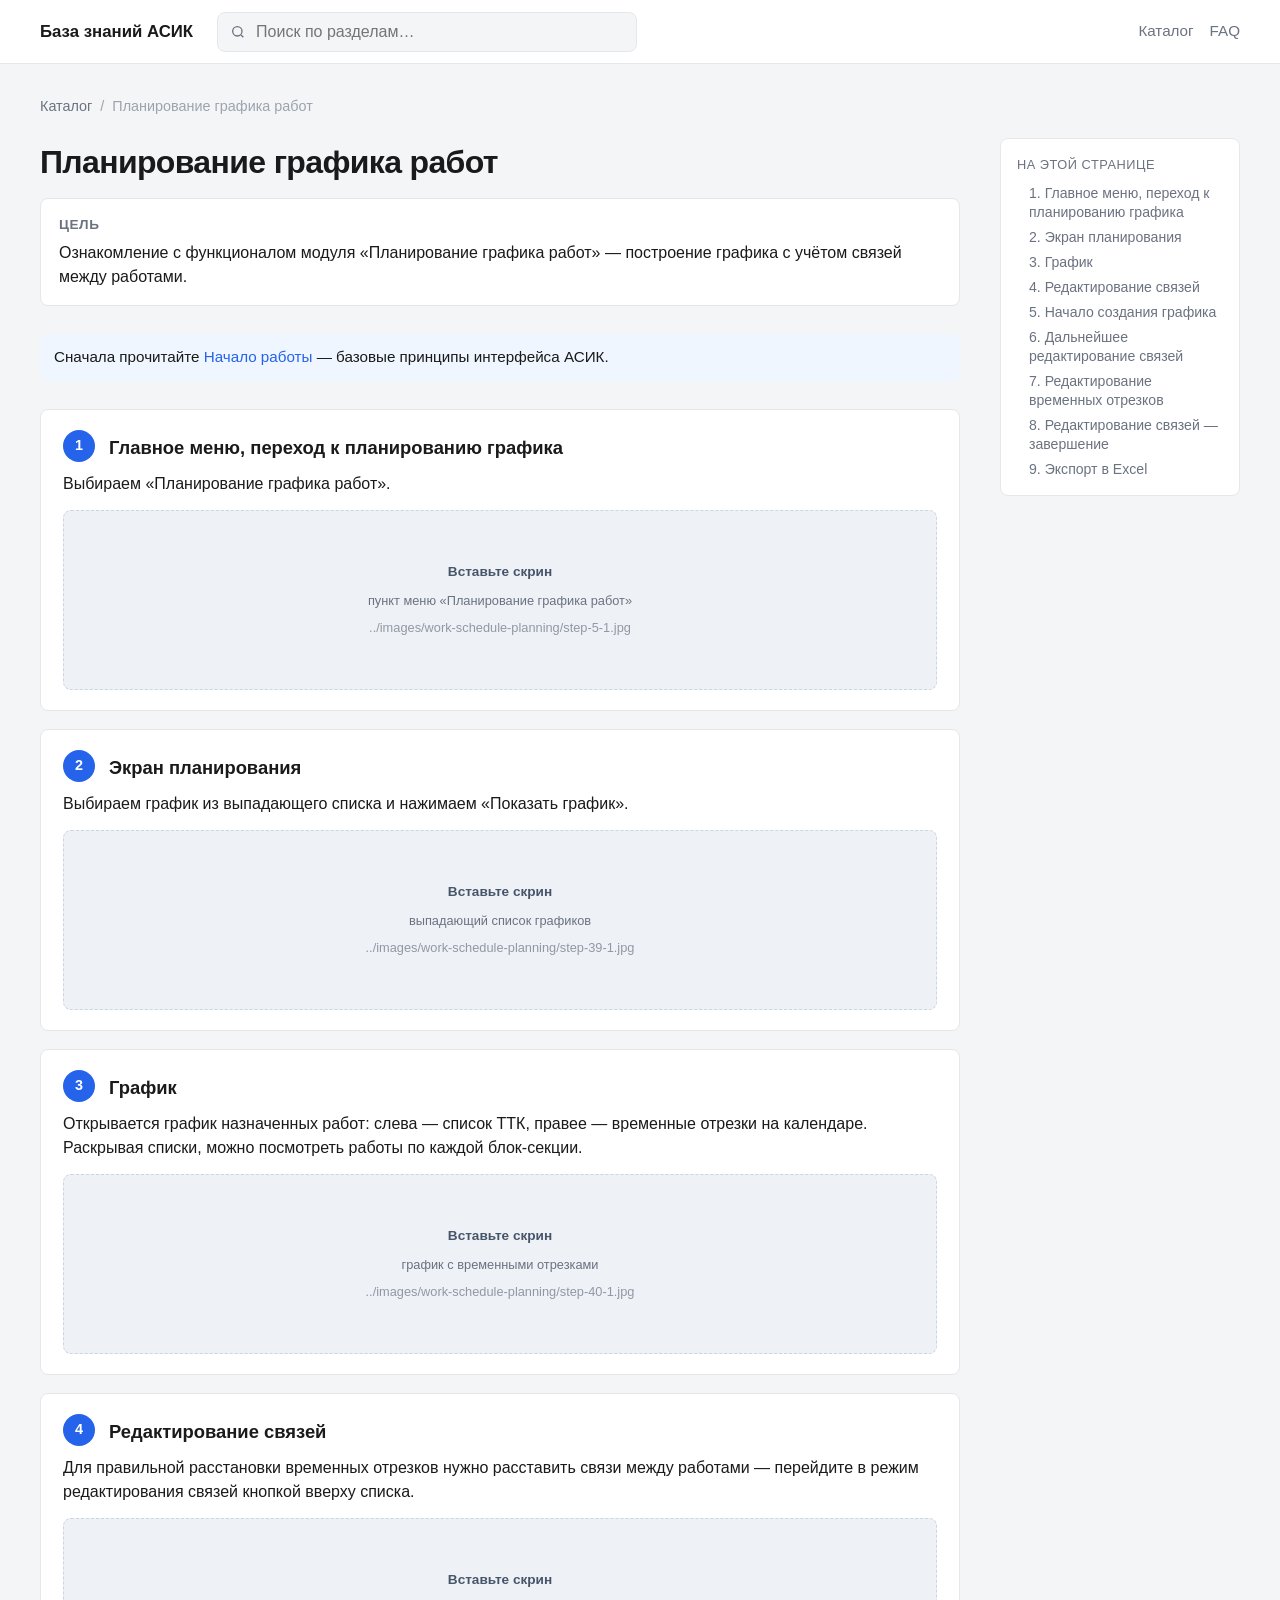
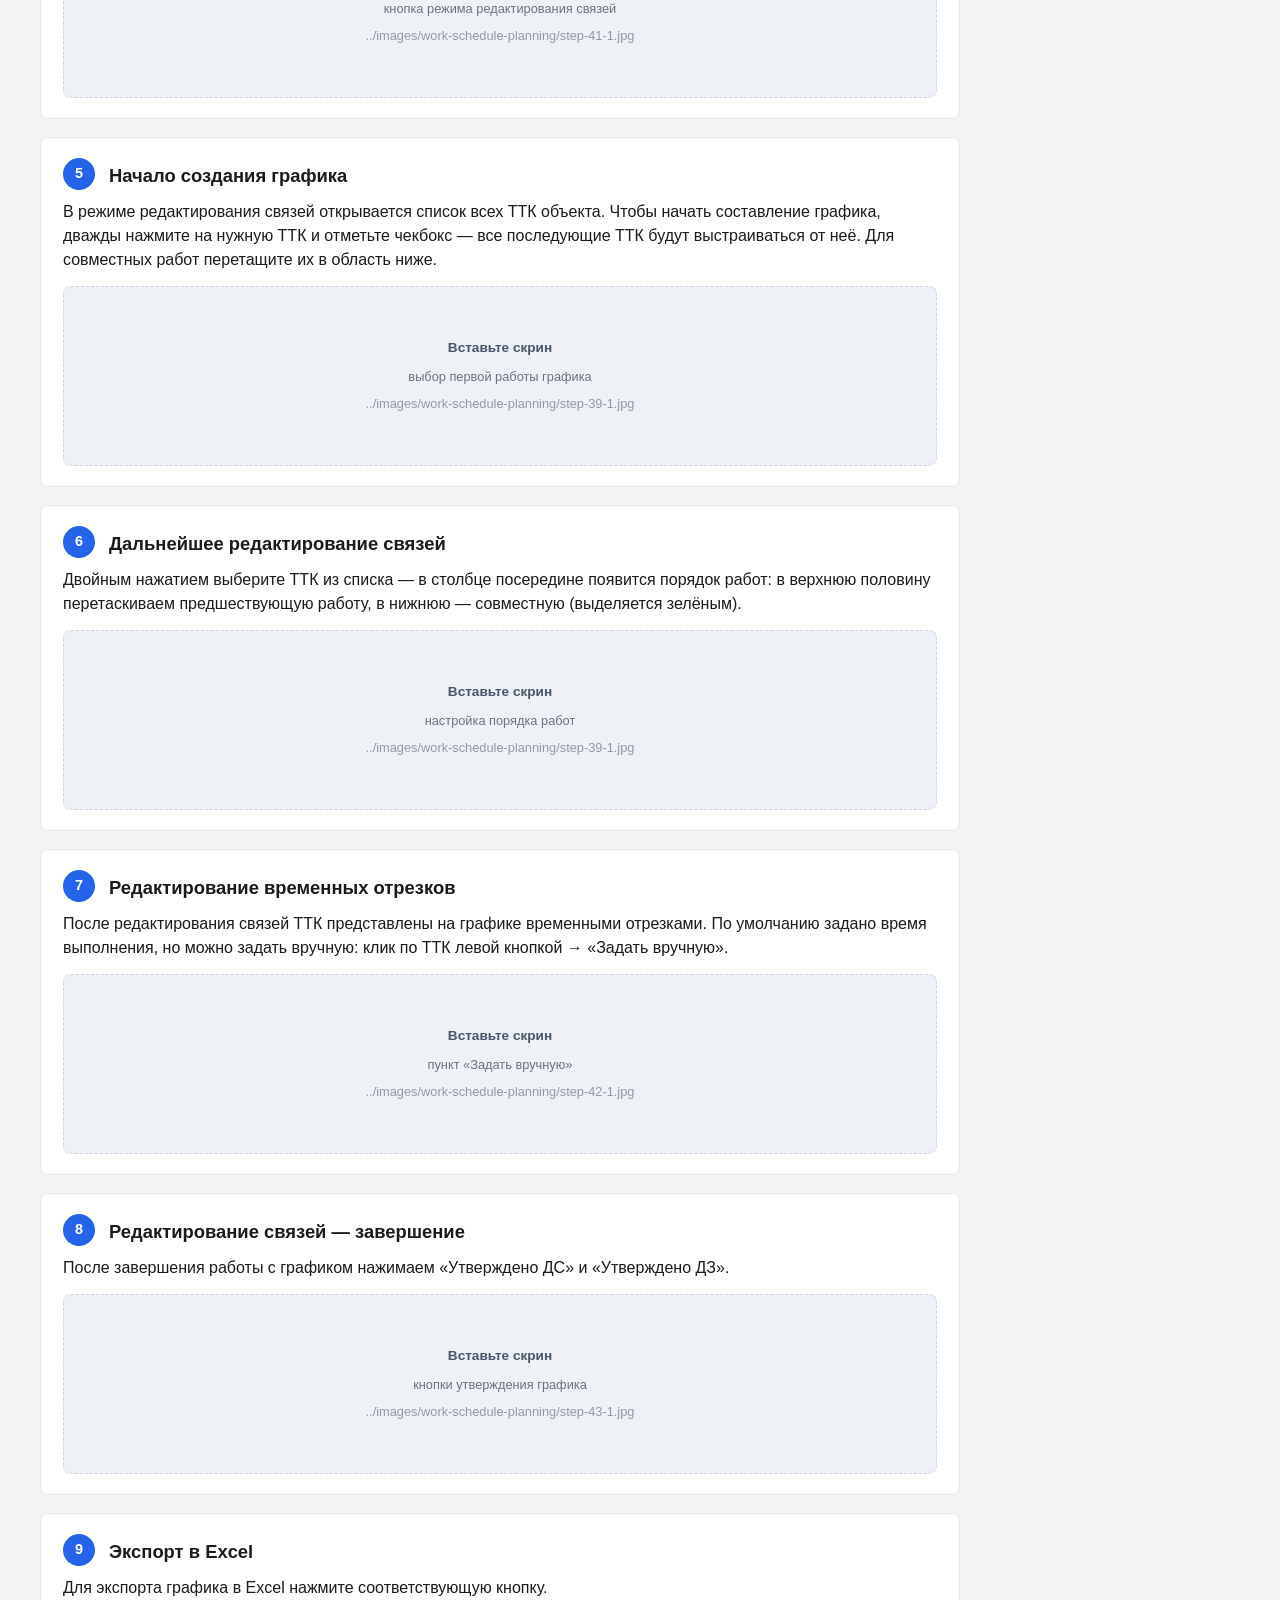
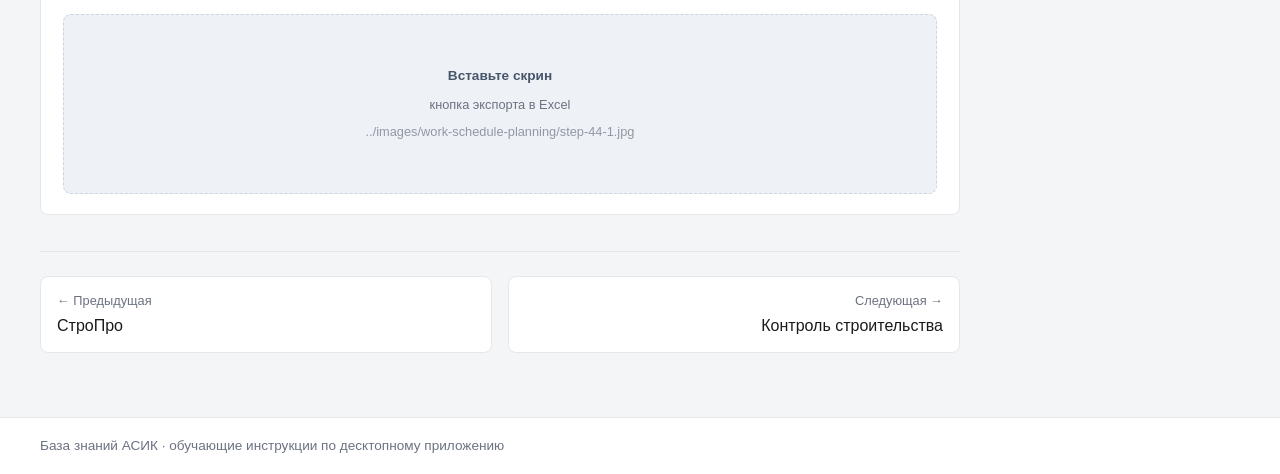
<file: articles/work-schedule-planning.html>
<!DOCTYPE html>
<html lang="ru">
<head>
  <meta charset="UTF-8">
  <meta name="viewport" content="width=device-width, initial-scale=1">
  <title>Планирование графика работ — База знаний АСИК</title>
  <link rel="stylesheet" href="../css/styles.css">
</head>
<body data-root="../">
  <header class="site-header">
    <div class="site-header__inner">
      <a class="brand" href="../index.html">База знаний АСИК</a>
      <div class="search">
        <label class="visually-hidden" for="search" style="position:absolute;left:-9999px">Поиск</label>
        <input id="search" type="search" placeholder="Поиск по разделам…" data-search-input autocomplete="off">
        <div class="search-results" data-search-results></div>
      </div>
      <nav class="site-nav" aria-label="Основная">
        <a href="../index.html">Каталог</a>
        <a href="../faq.html">FAQ</a>
      </nav>
    </div>
  </header>

  <main class="page">
    <nav class="breadcrumbs" aria-label="Хлебные крошки">
      <a href="../index.html">Каталог</a>
      <span>/</span>
      <span>Планирование графика работ</span>
    </nav>
    <div class="article-layout">
      <article>
        <header class="article-header">
          <h1>Планирование графика работ</h1>
        </header>
        <div class="article-goal">
          <strong>Цель</strong>
          <p>Ознакомление с функционалом модуля «Планирование графика работ» — построение графика с учётом связей между работами.</p>
        </div>
        <p class="prereq">Сначала прочитайте <a href="start.html">Начало работы</a> — базовые принципы интерфейса АСИК.</p>
        <section class="step" id="step-1">
  <div class="step__head">
    <div class="step__num">1</div>
    <h2 class="step__title">Главное меню, переход к планированию графика</h2>
  </div>
  <p>Выбираем «Планирование графика работ».</p><figure class="shot" data-lightbox-trigger>
  <div class="shot__label">Вставьте скрин</div>
  <div class="shot__hint">пункт меню «Планирование графика работ»</div>
  <div class="shot__hint" style="opacity:.7">../images/work-schedule-planning/step-5-1.jpg</div>
</figure>
</section>
<section class="step" id="step-2">
  <div class="step__head">
    <div class="step__num">2</div>
    <h2 class="step__title">Экран планирования</h2>
  </div>
  <p>Выбираем график из выпадающего списка и нажимаем «Показать график».</p><figure class="shot" data-lightbox-trigger>
  <div class="shot__label">Вставьте скрин</div>
  <div class="shot__hint">выпадающий список графиков</div>
  <div class="shot__hint" style="opacity:.7">../images/work-schedule-planning/step-39-1.jpg</div>
</figure>
</section>
<section class="step" id="step-3">
  <div class="step__head">
    <div class="step__num">3</div>
    <h2 class="step__title">График</h2>
  </div>
  <p>Открывается график назначенных работ: слева — список ТТК, правее — временные отрезки на календаре. Раскрывая списки, можно посмотреть работы по каждой блок-секции.</p><figure class="shot" data-lightbox-trigger>
  <div class="shot__label">Вставьте скрин</div>
  <div class="shot__hint">график с временными отрезками</div>
  <div class="shot__hint" style="opacity:.7">../images/work-schedule-planning/step-40-1.jpg</div>
</figure>
</section>
<section class="step" id="step-4">
  <div class="step__head">
    <div class="step__num">4</div>
    <h2 class="step__title">Редактирование связей</h2>
  </div>
  <p>Для правильной расстановки временных отрезков нужно расставить связи между работами — перейдите в режим редактирования связей кнопкой вверху списка.</p><figure class="shot" data-lightbox-trigger>
  <div class="shot__label">Вставьте скрин</div>
  <div class="shot__hint">кнопка режима редактирования связей</div>
  <div class="shot__hint" style="opacity:.7">../images/work-schedule-planning/step-41-1.jpg</div>
</figure>
</section>
<section class="step" id="step-5">
  <div class="step__head">
    <div class="step__num">5</div>
    <h2 class="step__title">Начало создания графика</h2>
  </div>
  <p>В режиме редактирования связей открывается список всех ТТК объекта. Чтобы начать составление графика, дважды нажмите на нужную ТТК и отметьте чекбокс — все последующие ТТК будут выстраиваться от неё. Для совместных работ перетащите их в область ниже.</p><figure class="shot" data-lightbox-trigger>
  <div class="shot__label">Вставьте скрин</div>
  <div class="shot__hint">выбор первой работы графика</div>
  <div class="shot__hint" style="opacity:.7">../images/work-schedule-planning/step-39-1.jpg</div>
</figure>
</section>
<section class="step" id="step-6">
  <div class="step__head">
    <div class="step__num">6</div>
    <h2 class="step__title">Дальнейшее редактирование связей</h2>
  </div>
  <p>Двойным нажатием выберите ТТК из списка — в столбце посередине появится порядок работ: в верхнюю половину перетаскиваем предшествующую работу, в нижнюю — совместную (выделяется зелёным).</p><figure class="shot" data-lightbox-trigger>
  <div class="shot__label">Вставьте скрин</div>
  <div class="shot__hint">настройка порядка работ</div>
  <div class="shot__hint" style="opacity:.7">../images/work-schedule-planning/step-39-1.jpg</div>
</figure>
</section>
<section class="step" id="step-7">
  <div class="step__head">
    <div class="step__num">7</div>
    <h2 class="step__title">Редактирование временных отрезков</h2>
  </div>
  <p>После редактирования связей ТТК представлены на графике временными отрезками. По умолчанию задано время выполнения, но можно задать вручную: клик по ТТК левой кнопкой → «Задать вручную».</p><figure class="shot" data-lightbox-trigger>
  <div class="shot__label">Вставьте скрин</div>
  <div class="shot__hint">пункт «Задать вручную»</div>
  <div class="shot__hint" style="opacity:.7">../images/work-schedule-planning/step-42-1.jpg</div>
</figure>
</section>
<section class="step" id="step-8">
  <div class="step__head">
    <div class="step__num">8</div>
    <h2 class="step__title">Редактирование связей — завершение</h2>
  </div>
  <p>После завершения работы с графиком нажимаем «Утверждено ДС» и «Утверждено ДЗ».</p><figure class="shot" data-lightbox-trigger>
  <div class="shot__label">Вставьте скрин</div>
  <div class="shot__hint">кнопки утверждения графика</div>
  <div class="shot__hint" style="opacity:.7">../images/work-schedule-planning/step-43-1.jpg</div>
</figure>
</section>
<section class="step" id="step-9">
  <div class="step__head">
    <div class="step__num">9</div>
    <h2 class="step__title">Экспорт в Excel</h2>
  </div>
  <p>Для экспорта графика в Excel нажмите соответствующую кнопку.</p><figure class="shot" data-lightbox-trigger>
  <div class="shot__label">Вставьте скрин</div>
  <div class="shot__hint">кнопка экспорта в Excel</div>
  <div class="shot__hint" style="opacity:.7">../images/work-schedule-planning/step-44-1.jpg</div>
</figure>
</section>
        <div class="prev-next"><a href="stropro.html"><span class="prev-next__label">← Предыдущая</span>СтроПро</a><a class="next" href="construction-control.html"><span class="prev-next__label">Следующая →</span>Контроль строительства</a></div>
      </article>
      <aside class="toc">
        <div class="toc__title">На этой странице</div>
        <nav><a href="#step-1">1. Главное меню, переход к планированию графика</a>
<a href="#step-2">2. Экран планирования</a>
<a href="#step-3">3. График</a>
<a href="#step-4">4. Редактирование связей</a>
<a href="#step-5">5. Начало создания графика</a>
<a href="#step-6">6. Дальнейшее редактирование связей</a>
<a href="#step-7">7. Редактирование временных отрезков</a>
<a href="#step-8">8. Редактирование связей — завершение</a>
<a href="#step-9">9. Экспорт в Excel</a></nav>
      </aside>
    </div>
  </main>

  <footer class="site-footer">
    <div class="site-footer__inner">База знаний АСИК · обучающие инструкции по десктопному приложению</div>
  </footer>
  <div class="lightbox" data-lightbox aria-hidden="true">
    <div class="lightbox__panel">
      <button type="button" class="lightbox__close" data-lightbox-close aria-label="Закрыть">×</button>
      <div class="lightbox__content" data-lightbox-content></div>
    </div>
  </div>
  <script src="../js/main.js"></script>
</body>
</html>
</file>
<file: css/styles.css>
:root {
  --bg: #f4f5f7;
  --surface: #ffffff;
  --text: #1a1a1a;
  --muted: #6b7280;
  --border: #e5e7eb;
  --accent: #2563eb;
  --accent-soft: #eff6ff;
  --radius: 8px;
  --shadow: 0 1px 2px rgba(16, 24, 40, 0.06);
  --header-h: 64px;
  --font: "Segoe UI", "Helvetica Neue", Arial, sans-serif;
}

*,
*::before,
*::after {
  box-sizing: border-box;
}

html {
  scroll-behavior: smooth;
}

body {
  margin: 0;
  font-family: var(--font);
  color: var(--text);
  background: var(--bg);
  line-height: 1.5;
  min-height: 100vh;
}

a {
  color: var(--accent);
  text-decoration: none;
}

a:hover {
  text-decoration: underline;
}

img {
  max-width: 100%;
  display: block;
}

.site-header {
  position: sticky;
  top: 0;
  z-index: 40;
  height: var(--header-h);
  background: var(--surface);
  border-bottom: 1px solid var(--border);
  display: flex;
  align-items: center;
}

.site-header__inner {
  width: min(1200px, calc(100% - 48px));
  margin: 0 auto;
  display: flex;
  align-items: center;
  gap: 24px;
}

.brand {
  font-weight: 700;
  font-size: 1.05rem;
  color: var(--text);
  white-space: nowrap;
  text-decoration: none;
}

.brand:hover {
  text-decoration: none;
  color: var(--accent);
}

.site-nav {
  display: flex;
  gap: 16px;
  margin-left: auto;
  align-items: center;
}

.site-nav a {
  color: var(--muted);
  font-size: 0.95rem;
  text-decoration: none;
}

.site-nav a:hover,
.site-nav a.is-active {
  color: var(--text);
}

.search {
  position: relative;
  flex: 1;
  max-width: 420px;
}

.search input {
  width: 100%;
  height: 40px;
  border: 1px solid var(--border);
  border-radius: 8px;
  padding: 0 14px 0 38px;
  background: var(--bg) url("data:image/svg+xml,%3Csvg xmlns='http://www.w3.org/2000/svg' width='16' height='16' fill='none' stroke='%236b7280' stroke-width='2' viewBox='0 0 24 24'%3E%3Ccircle cx='11' cy='11' r='7'/%3E%3Cpath d='m20 20-3.5-3.5'/%3E%3C/svg%3E") 12px center no-repeat;
  font: inherit;
  color: var(--text);
}

.search input:focus {
  outline: 2px solid #bfdbfe;
  border-color: var(--accent);
  background-color: var(--surface);
}

.search-results {
  display: none;
  position: absolute;
  top: calc(100% + 6px);
  left: 0;
  right: 0;
  background: var(--surface);
  border: 1px solid var(--border);
  border-radius: var(--radius);
  box-shadow: 0 12px 32px rgba(16, 24, 40, 0.12);
  max-height: 360px;
  overflow: auto;
  z-index: 50;
}

.search-results.is-open {
  display: block;
}

.search-results a {
  display: block;
  padding: 12px 14px;
  color: var(--text);
  text-decoration: none;
  border-bottom: 1px solid var(--border);
}

.search-results a:last-child {
  border-bottom: none;
}

.search-results a:hover,
.search-results a:focus {
  background: var(--accent-soft);
  outline: none;
}

.search-results__title {
  font-weight: 600;
  font-size: 0.95rem;
}

.search-results__meta {
  font-size: 0.8rem;
  color: var(--muted);
  margin-top: 2px;
}

.search-results__empty {
  padding: 16px;
  color: var(--muted);
  font-size: 0.9rem;
}

.page {
  width: min(1200px, calc(100% - 48px));
  margin: 0 auto;
  padding: 32px 0 64px;
}

.page-title {
  margin: 0 0 8px;
  font-size: 2rem;
  font-weight: 700;
  letter-spacing: -0.02em;
}

.page-lead {
  margin: 0 0 28px;
  color: var(--muted);
  max-width: 60ch;
}

.section-label {
  margin: 36px 0 16px;
  font-size: 0.85rem;
  font-weight: 600;
  text-transform: uppercase;
  letter-spacing: 0.04em;
  color: var(--muted);
}

.section-head {
  display: flex;
  align-items: baseline;
  justify-content: space-between;
  gap: 16px;
  margin-bottom: 14px;
}

.section-title {
  margin: 0;
  font-size: 1.15rem;
  font-weight: 700;
}

.home-carousel {
  margin-bottom: 28px;
}

.carousel-nav {
  display: flex;
  gap: 8px;
}

.carousel-btn {
  width: 36px;
  height: 36px;
  border: 1px solid var(--border);
  border-radius: 8px;
  background: var(--surface);
  color: var(--text);
  font-size: 1.35rem;
  line-height: 1;
  cursor: pointer;
  display: inline-flex;
  align-items: center;
  justify-content: center;
  padding: 0;
}

.carousel-btn:hover:not(:disabled) {
  border-color: #bfdbfe;
  background: var(--accent-soft);
}

.carousel-btn:disabled {
  opacity: 0.35;
  cursor: default;
}

.carousel-btn:focus {
  outline: none;
}

.carousel-btn:focus-visible {
  outline: 2px solid #93c5fd;
  outline-offset: 2px;
}

.carousel {
  display: flex;
  gap: 16px;
  overflow-x: auto;
  overflow-y: hidden;
  scroll-snap-type: x mandatory;
  -webkit-overflow-scrolling: touch;
  padding: 2px 2px 14px;
  margin: 0;
  scrollbar-width: thin;
  scrollbar-color: #cbd5e1 transparent;
  outline: none;
}

.carousel:focus,
.carousel:focus-visible {
  outline: none;
}

.carousel::-webkit-scrollbar {
  height: 8px;
}

.carousel::-webkit-scrollbar-thumb {
  background: #cbd5e1;
  border-radius: 999px;
}

.card--carousel {
  flex: 0 0 260px;
  scroll-snap-align: start;
  max-width: 260px;
}

.card--carousel:focus {
  outline: none;
}

.card--carousel:focus-visible {
  outline: 2px solid #93c5fd;
  outline-offset: 2px;
}

.faq-banner {
  display: flex;
  align-items: center;
  justify-content: space-between;
  gap: 24px;
  margin: 8px 0 36px;
  padding: 22px 24px;
  background: linear-gradient(120deg, #eff6ff 0%, #ffffff 55%, #f8fafc 100%);
  border: 1px solid #bfdbfe;
  border-radius: var(--radius);
  box-shadow: var(--shadow);
}

.faq-banner__eyebrow {
  margin: 0 0 4px;
  font-size: 0.75rem;
  font-weight: 700;
  letter-spacing: 0.06em;
  text-transform: uppercase;
  color: var(--accent);
}

.faq-banner__title {
  margin: 0 0 6px;
  font-size: 1.35rem;
  letter-spacing: -0.02em;
}

.faq-banner__desc {
  margin: 0;
  color: var(--muted);
  max-width: 52ch;
  font-size: 0.95rem;
}

.faq-banner__btn {
  flex: 0 0 auto;
  display: inline-flex;
  align-items: center;
  justify-content: center;
  height: 42px;
  padding: 0 18px;
  border-radius: 8px;
  background: var(--accent);
  color: #fff;
  font-weight: 600;
  text-decoration: none;
  white-space: nowrap;
}

.faq-banner__btn:hover {
  text-decoration: none;
  background: #1d4ed8;
}

.topic-section {
  margin-top: 8px;
}

.topic-section .section-title {
  margin-bottom: 14px;
}

.topic-list {
  list-style: none;
  margin: 0;
  padding: 0;
  background: var(--surface);
  border: 1px solid var(--border);
  border-radius: var(--radius);
  overflow: hidden;
}

.topic-list li + li {
  border-top: 1px solid var(--border);
}

.topic-row {
  display: grid;
  grid-template-columns: 48px minmax(0, 1fr) auto;
  gap: 14px;
  align-items: center;
  padding: 14px 16px;
  color: inherit;
  text-decoration: none;
}

.topic-row:hover {
  text-decoration: none;
  background: #f8fafc;
}

.topic-row__num {
  font-size: 0.8rem;
  font-weight: 700;
  color: var(--muted);
  letter-spacing: 0.02em;
}

.topic-row__main {
  display: flex;
  flex-direction: column;
  gap: 2px;
  min-width: 0;
}

.topic-row__title {
  font-weight: 600;
  color: var(--text);
}

.topic-row__desc {
  font-size: 0.88rem;
  color: var(--muted);
}

.topic-row__meta {
  font-size: 0.85rem;
  color: var(--muted);
  white-space: nowrap;
}

.topic-row--faq {
  background: var(--accent-soft);
}

.topic-row--faq .topic-row__num {
  color: var(--accent);
}

.topic-row--faq .topic-row__title {
  color: #1e3a8a;
}

.topic-row--faq:hover {
  background: #dbeafe;
}

.cards {
  display: grid;
  grid-template-columns: repeat(4, 1fr);
  gap: 20px;
}

.card {
  background: var(--surface);
  border-radius: var(--radius);
  overflow: hidden;
  border: 1px solid var(--border);
  box-shadow: var(--shadow);
  display: flex;
  flex-direction: column;
  color: inherit;
  text-decoration: none;
  transition: border-color 0.15s ease, box-shadow 0.15s ease, transform 0.15s ease;
}

.card:hover {
  text-decoration: none;
  border-color: #c7d2fe;
  box-shadow: 0 8px 24px rgba(37, 99, 235, 0.08);
  transform: translateY(-1px);
}

.card__thumb {
  aspect-ratio: 16 / 9;
  background: linear-gradient(145deg, #1e3a5f 0%, #0f172a 55%, #334155 100%);
  position: relative;
  overflow: hidden;
}

.card__thumb::after {
  content: "";
  position: absolute;
  inset: 18% 12% 22% 12%;
  border: 1px solid rgba(148, 163, 184, 0.35);
  border-radius: 4px;
  background:
    linear-gradient(90deg, rgba(59, 130, 246, 0.25) 0 28%, transparent 28%),
    linear-gradient(180deg, rgba(148, 163, 184, 0.12) 0 18%, transparent 18%),
    rgba(15, 23, 42, 0.35);
}

.card__body {
  padding: 16px 16px 14px;
  display: flex;
  flex-direction: column;
  flex: 1;
}

.card__title {
  margin: 0;
  font-size: 1.05rem;
  font-weight: 700;
  color: var(--text);
  line-height: 1.3;
}

.card__audience {
  margin: 6px 0 0;
  color: var(--muted);
  font-size: 0.9rem;
}

.card__meta {
  margin-top: auto;
  padding-top: 14px;
  display: flex;
  justify-content: space-between;
  color: var(--muted);
  font-size: 0.85rem;
  border-top: 1px solid var(--border);
}

.card.featured {
  border-color: #bfdbfe;
}

.breadcrumbs {
  display: flex;
  flex-wrap: wrap;
  gap: 8px;
  align-items: center;
  font-size: 0.9rem;
  color: var(--muted);
  margin-bottom: 20px;
}

.breadcrumbs a {
  color: var(--muted);
}

.breadcrumbs span {
  color: #9ca3af;
}

.article-layout {
  display: grid;
  grid-template-columns: minmax(0, 1fr) 240px;
  gap: 40px;
  align-items: start;
}

.article-header h1 {
  margin: 0 0 12px;
  font-size: 2rem;
  letter-spacing: -0.02em;
}

.article-goal {
  background: var(--surface);
  border: 1px solid var(--border);
  border-radius: var(--radius);
  padding: 16px 18px;
  margin: 0 0 28px;
}

.article-goal strong {
  display: block;
  margin-bottom: 6px;
  font-size: 0.85rem;
  text-transform: uppercase;
  letter-spacing: 0.04em;
  color: var(--muted);
}

.article-goal p {
  margin: 0;
}

.prereq {
  margin: 0 0 28px;
  padding: 12px 14px;
  background: var(--accent-soft);
  border-radius: var(--radius);
  font-size: 0.95rem;
}

.step {
  background: var(--surface);
  border: 1px solid var(--border);
  border-radius: var(--radius);
  padding: 20px 22px;
  margin-bottom: 18px;
  scroll-margin-top: calc(var(--header-h) + 16px);
}

.step__head {
  display: flex;
  gap: 14px;
  align-items: flex-start;
  margin-bottom: 10px;
}

.step__num {
  flex: 0 0 auto;
  width: 32px;
  height: 32px;
  border-radius: 50%;
  background: var(--accent);
  color: #fff;
  display: grid;
  place-items: center;
  font-weight: 700;
  font-size: 0.9rem;
}

.step__title {
  margin: 4px 0 0;
  font-size: 1.15rem;
}

.step p {
  margin: 0 0 12px;
}

.step ul {
  margin: 0 0 12px;
  padding-left: 1.2rem;
}

.step li {
  margin-bottom: 6px;
}

.shot {
  margin: 14px 0 0;
  border: 1px dashed #cbd5e1;
  border-radius: var(--radius);
  background: #eef2f7;
  min-height: 180px;
  display: flex;
  flex-direction: column;
  align-items: center;
  justify-content: center;
  gap: 8px;
  padding: 24px;
  text-align: center;
  color: var(--muted);
  cursor: zoom-in;
}

.shot img {
  width: 100%;
  border-radius: 4px;
  cursor: zoom-in;
}

.shot__label {
  font-size: 0.85rem;
  font-weight: 600;
  color: #475569;
}

.shot__hint {
  font-size: 0.8rem;
  max-width: 42ch;
}

.toc {
  position: sticky;
  top: calc(var(--header-h) + 20px);
  background: var(--surface);
  border: 1px solid var(--border);
  border-radius: var(--radius);
  padding: 16px;
  max-height: calc(100vh - var(--header-h) - 40px);
  overflow: auto;
}

.toc__title {
  margin: 0 0 10px;
  font-size: 0.8rem;
  text-transform: uppercase;
  letter-spacing: 0.04em;
  color: var(--muted);
}

.toc nav {
  display: flex;
  flex-direction: column;
  gap: 6px;
}

.toc a {
  color: var(--muted);
  font-size: 0.88rem;
  text-decoration: none;
  line-height: 1.35;
  padding-left: 10px;
  border-left: 2px solid transparent;
}

.toc a:hover,
.toc a.is-active {
  color: var(--text);
  border-left-color: var(--accent);
}

.prev-next {
  display: flex;
  justify-content: space-between;
  gap: 16px;
  margin-top: 36px;
  padding-top: 24px;
  border-top: 1px solid var(--border);
}

.prev-next a {
  flex: 1;
  background: var(--surface);
  border: 1px solid var(--border);
  border-radius: var(--radius);
  padding: 14px 16px;
  color: var(--text);
  text-decoration: none;
}

.prev-next a:hover {
  border-color: #bfdbfe;
  background: var(--accent-soft);
}

.prev-next__label {
  display: block;
  font-size: 0.8rem;
  color: var(--muted);
  margin-bottom: 4px;
}

.prev-next a.next {
  text-align: right;
}

.faq-list {
  display: flex;
  flex-direction: column;
  gap: 12px;
  max-width: 860px;
}

.faq-item {
  background: var(--surface);
  border: 1px solid var(--border);
  border-radius: var(--radius);
  overflow: hidden;
}

.faq-item summary {
  cursor: pointer;
  list-style: none;
  padding: 16px 18px;
  font-weight: 600;
  display: flex;
  justify-content: space-between;
  gap: 16px;
  align-items: center;
}

.faq-item summary::-webkit-details-marker {
  display: none;
}

.faq-item summary::after {
  content: "+";
  color: var(--muted);
  font-size: 1.2rem;
  line-height: 1;
}

.faq-item[open] summary::after {
  content: "−";
}

.faq-item__body {
  padding: 0 18px 16px;
  color: #374151;
  border-top: 1px solid var(--border);
}

.faq-item__body p {
  margin: 12px 0 0;
}

.faq-item__body a {
  font-weight: 600;
}

.lightbox {
  position: fixed;
  inset: 0;
  background: rgba(15, 23, 42, 0.82);
  display: none;
  align-items: center;
  justify-content: center;
  z-index: 100;
  padding: 24px;
}

.lightbox.is-open {
  display: flex;
}

.lightbox__panel {
  background: var(--surface);
  border-radius: var(--radius);
  max-width: min(960px, 100%);
  max-height: 90vh;
  overflow: auto;
  padding: 20px;
}

.lightbox__close {
  float: right;
  border: none;
  background: transparent;
  font-size: 1.4rem;
  cursor: pointer;
  color: var(--muted);
  line-height: 1;
}

.lightbox__content {
  clear: both;
  margin-top: 8px;
}

.lightbox__content img {
  width: 100%;
  border-radius: 4px;
}

.site-footer {
  border-top: 1px solid var(--border);
  background: var(--surface);
  color: var(--muted);
  font-size: 0.85rem;
  padding: 18px 0;
}

.site-footer__inner {
  width: min(1200px, calc(100% - 48px));
  margin: 0 auto;
}

@media (max-width: 1100px) {
  .cards {
    grid-template-columns: repeat(3, 1fr);
  }
}

@media (max-width: 860px) {
  .cards {
    grid-template-columns: repeat(2, 1fr);
  }

  .faq-banner {
    flex-direction: column;
    align-items: flex-start;
  }

  .topic-row {
    grid-template-columns: 40px minmax(0, 1fr);
  }

  .topic-row__meta {
    grid-column: 2;
    white-space: normal;
  }

  .article-layout {
    grid-template-columns: 1fr;
  }

  .toc {
    position: static;
    max-height: none;
  }

  .search {
    max-width: none;
  }

  .site-header__inner {
    flex-wrap: wrap;
    height: auto;
    padding: 12px 0;
    gap: 12px;
  }

  .site-header {
    height: auto;
  }

  .site-nav {
    margin-left: 0;
    width: 100%;
    order: 3;
  }

  .search {
    order: 2;
    width: 100%;
    flex: 1 1 100%;
  }
}

@media (max-width: 560px) {
  .cards {
    grid-template-columns: 1fr;
  }

  .page,
  .site-header__inner,
  .site-footer__inner {
    width: calc(100% - 32px);
  }

  .prev-next {
    flex-direction: column;
  }

  .prev-next a.next {
    text-align: left;
  }
}
</file>
